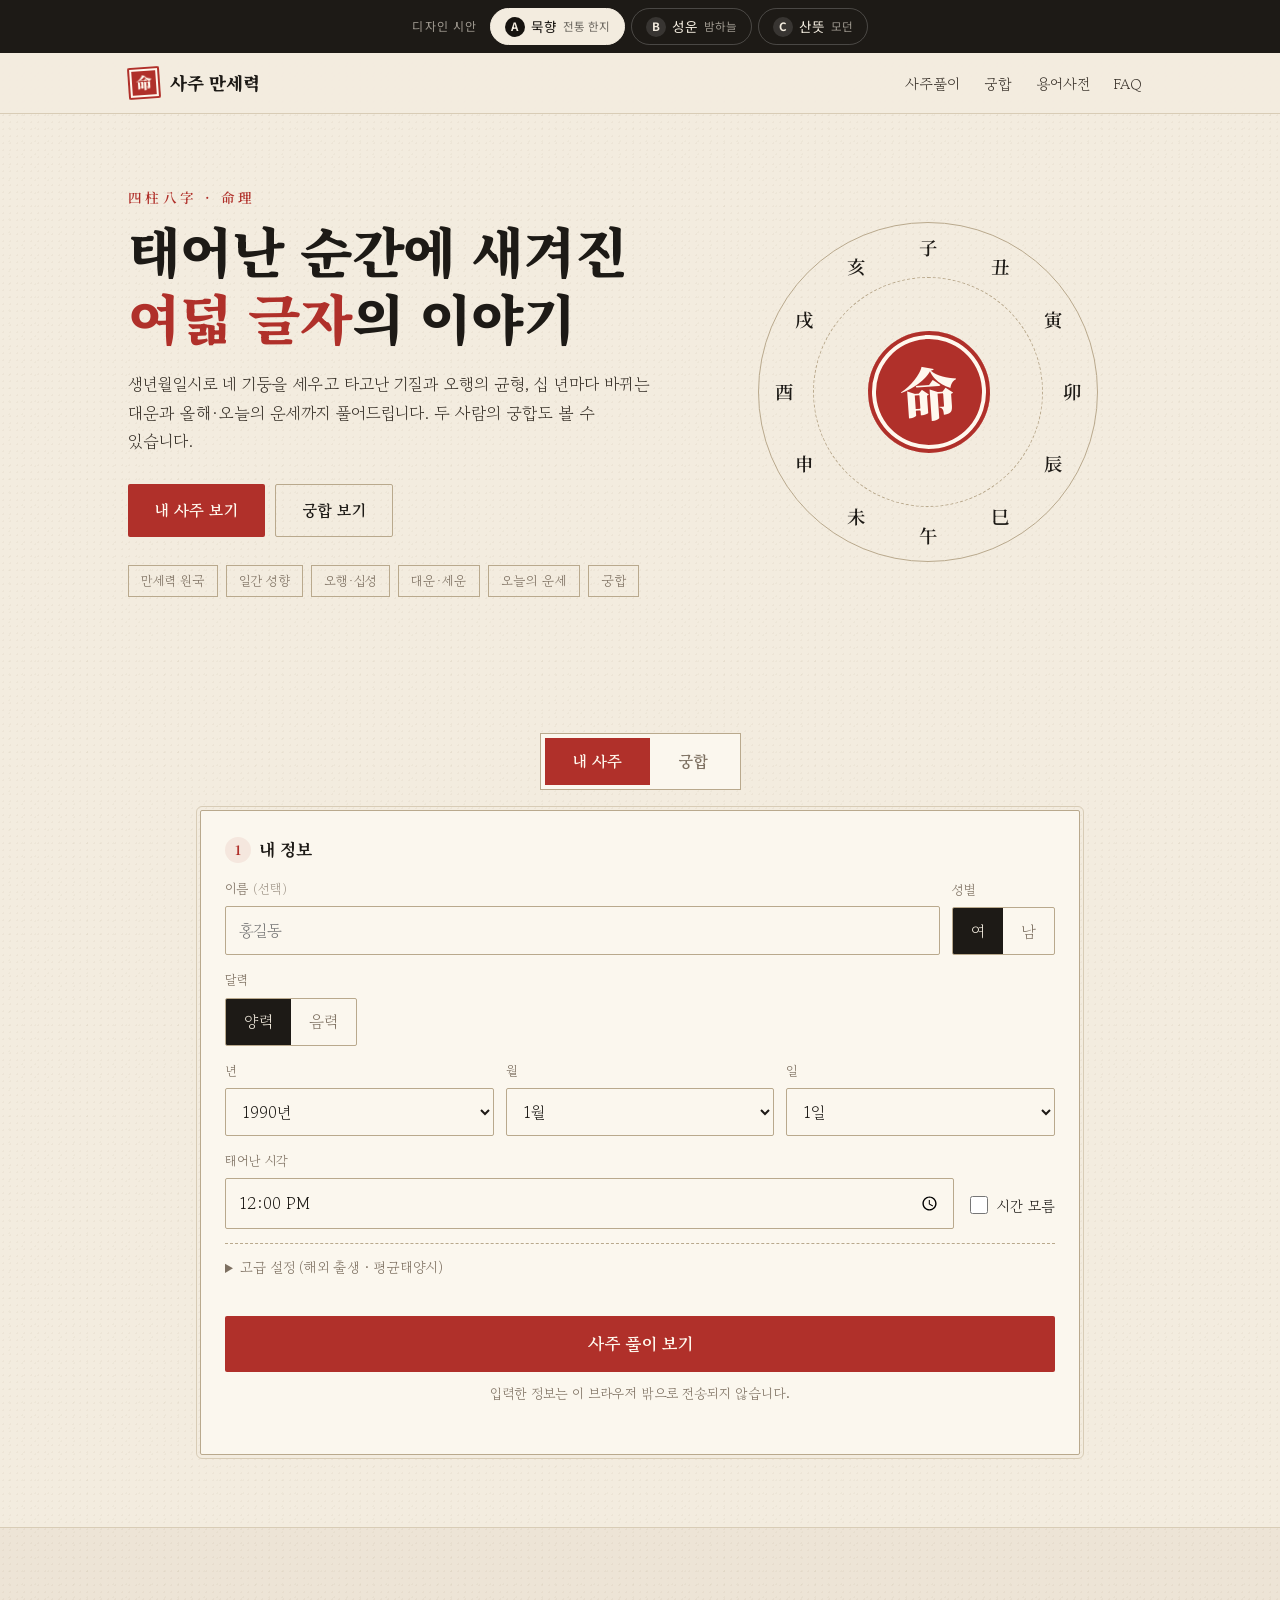
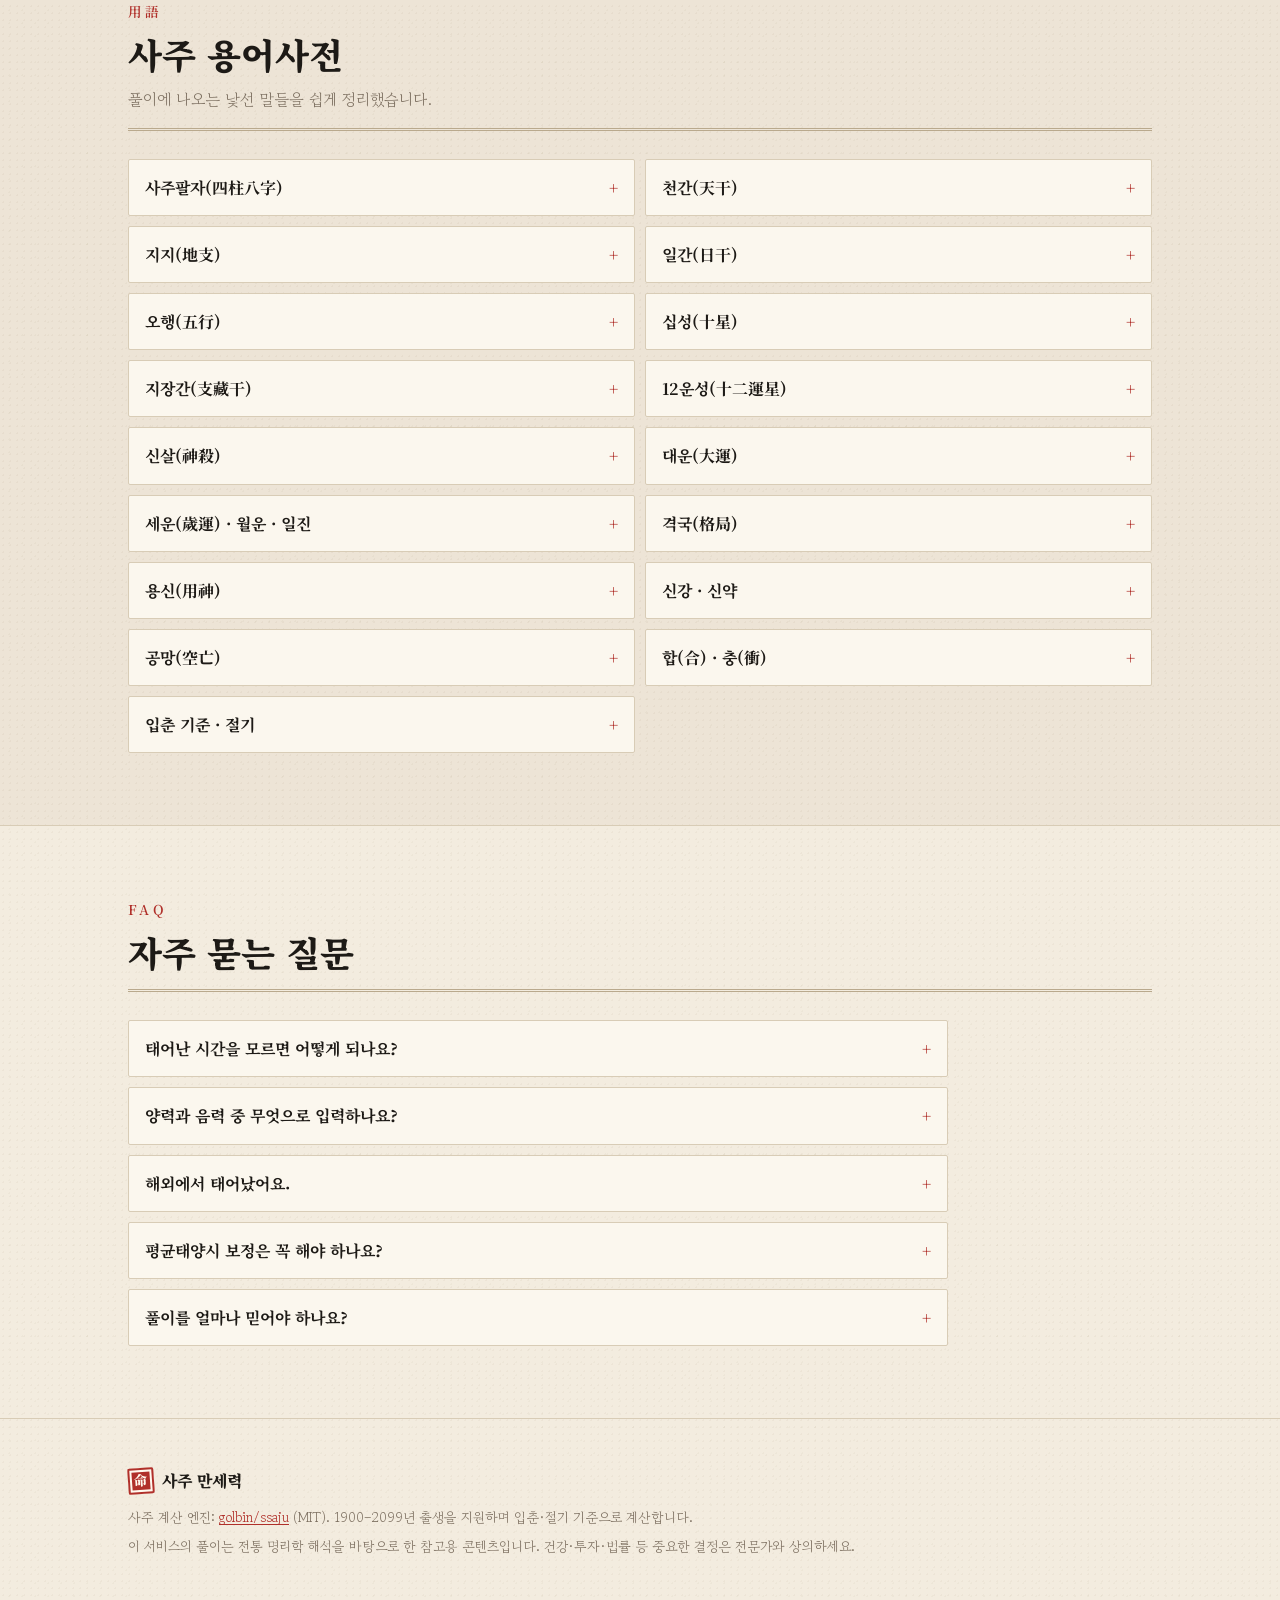
<file: index.html>
<!doctype html>
<html lang="ko" data-theme="ink">
<head>
  <meta charset="utf-8" />
  <meta name="viewport" content="width=device-width, initial-scale=1" />
  <title>사주 만세력</title>
  <meta name="description" content="생년월일시로 사주팔자, 오행, 십성, 일간 성향, 대운·세운·오늘의 운세, 궁합을 풀이합니다." />
  <link rel="preconnect" href="https://fonts.googleapis.com" />
  <link rel="preconnect" href="https://fonts.gstatic.com" crossorigin />
  <link href="https://fonts.googleapis.com/css2?family=Gowun+Batang:wght@400;700&family=Noto+Sans+KR:wght@300;400;500;700;900&family=Noto+Serif+KR:wght@400;600;900&display=swap" rel="stylesheet" />
  <link rel="stylesheet" href="style.css" />
  <script>
    try { var t = localStorage.getItem("ssaju:theme"); if (t) document.documentElement.dataset.theme = t; } catch (e) {}
  </script>
</head>
<body>
  <div class="theme-bar" role="toolbar" aria-label="디자인 시안 선택">
    <span class="theme-bar-label">디자인 시안</span>
    <button type="button" class="theme-btn" data-theme-set="ink"><b>A</b> 묵향 <small>전통 한지</small></button>
    <button type="button" class="theme-btn" data-theme-set="night"><b>B</b> 성운 <small>밤하늘</small></button>
    <button type="button" class="theme-btn" data-theme-set="fresh"><b>C</b> 산뜻 <small>모던</small></button>
  </div>

  <nav class="topnav">
    <div class="wrap nav-inner">
      <a href="#top" class="wordmark"><span class="seal">命</span><span class="wm-text">사주 만세력</span></a>
      <div class="nav-links">
        <a href="#input" data-mode-link="saju">사주풀이</a>
        <a href="#input" data-mode-link="gunghap">궁합</a>
        <a href="#glossary">용어사전</a>
        <a href="#faq">FAQ</a>
      </div>
    </div>
  </nav>

  <header id="top" class="hero">
    <div class="wrap hero-inner">
      <div class="hero-copy">
        <p class="eyebrow">四柱八字 · 命理</p>
        <h1>태어난 순간에 새겨진<br /><em>여덟 글자</em>의 이야기</h1>
        <p class="lede">생년월일시로 네 기둥을 세우고 타고난 기질과 오행의 균형, 십 년마다 바뀌는 대운과 올해·오늘의 운세까지 풀어드립니다. 두 사람의 궁합도 볼 수 있습니다.</p>
        <div class="hero-actions">
          <a href="#input" class="btn btn-primary" data-mode-link="saju">내 사주 보기</a>
          <a href="#input" class="btn btn-ghost" data-mode-link="gunghap">궁합 보기</a>
        </div>
        <ul class="hero-feats">
          <li>만세력 원국</li><li>일간 성향</li><li>오행·십성</li><li>대운·세운</li><li>오늘의 운세</li><li>궁합</li>
        </ul>
      </div>
      <div class="hero-art" aria-hidden="true">
        <div class="wheel">
          <span style="--i:0">子</span><span style="--i:1">丑</span><span style="--i:2">寅</span><span style="--i:3">卯</span>
          <span style="--i:4">辰</span><span style="--i:5">巳</span><span style="--i:6">午</span><span style="--i:7">未</span>
          <span style="--i:8">申</span><span style="--i:9">酉</span><span style="--i:10">戌</span><span style="--i:11">亥</span>
          <div class="wheel-core">命</div>
        </div>
      </div>
    </div>
  </header>

  <section id="input" class="section">
    <div class="wrap">
      <div class="mode-tabs" role="tablist">
        <button type="button" class="mode-tab active" data-mode="saju" role="tab">내 사주</button>
        <button type="button" class="mode-tab" data-mode="gunghap" role="tab">궁합</button>
      </div>
      <form id="form" class="panel form" autocomplete="off" novalidate>
        <div class="persons">
          <div class="person" data-person="a"></div>
          <div class="person person-b" data-person="b" hidden></div>
        </div>
        <button type="submit" class="btn btn-primary btn-block" id="submit-btn">사주 풀이 보기</button>
        <p class="hint center">입력한 정보는 이 브라우저 밖으로 전송되지 않습니다.</p>
        <p id="error" class="error" role="alert"></p>
      </form>
    </div>
  </section>

  <!-- 사주 풀이 결과 -->
  <div id="result" hidden>
    <div class="subnav-wrap">
      <nav class="wrap subnav" aria-label="풀이 목차">
        <a href="#s-pillars">원국</a><a href="#s-elements">오행</a><a href="#s-daymaster">성향</a><a href="#s-tengods">십성</a>
        <a href="#s-sals">신살</a><a href="#s-luck">개운</a><a href="#s-daeun">대운</a><a href="#s-year">올해</a><a href="#s-today">오늘</a><a href="#s-text">원문</a>
      </nav>
    </div>

    <section class="section" id="s-pillars">
      <div class="wrap">
        <div id="profile" class="panel profile"></div>
        <div class="sec-head"><p class="eyebrow">四柱原局</p><h2>사주 원국</h2><p class="sec-desc">네 기둥의 윗줄은 하늘의 기운(천간), 아랫줄은 땅의 기운(지지)입니다. 가운데 일간이 바로 '나'입니다.</p></div>
        <div id="pillars" class="pillars"></div>
        <p id="unknown-note" class="hint" hidden>태어난 시간을 몰라 시주(時柱)는 비워두었습니다. 오행과 십성 분포도 여섯 글자를 기준으로 계산했습니다.</p>
        <div id="relations" class="panel relations"></div>
      </div>
    </section>

    <section class="section alt" id="s-elements">
      <div class="wrap">
        <div class="sec-head"><p class="eyebrow">五行</p><h2>오행의 균형</h2><p class="sec-desc">여덟 글자에 담긴 나무·불·흙·쇠·물의 비율입니다. 넘치는 기운은 덜어내고 부족한 기운은 채우는 것이 개운의 기본입니다.</p></div>
        <div class="grid2">
          <div class="panel"><div id="elements" class="elements"></div><div id="yinyang" class="yinyang"></div></div>
          <div id="element-read" class="element-read"></div>
        </div>
      </div>
    </section>

    <section class="section" id="s-daymaster">
      <div class="wrap">
        <div class="sec-head"><p class="eyebrow">日干</p><h2>타고난 성향</h2></div>
        <div id="daymaster" class="daymaster"></div>
      </div>
    </section>

    <section class="section alt" id="s-tengods">
      <div class="wrap">
        <div class="sec-head"><p class="eyebrow">十星</p><h2>십성으로 본 나의 에너지</h2><p class="sec-desc">일간을 기준으로 다른 일곱 글자가 어떤 관계인지 나타냅니다. 많은 십성은 내가 잘 쓰는 힘, 없는 십성은 채워야 할 힘입니다.</p></div>
        <div class="grid2">
          <div class="panel"><div id="tengod-groups" class="tg-groups"></div></div>
          <div id="tengod-read" class="tg-read"></div>
        </div>
      </div>
    </section>

    <section class="section" id="s-sals">
      <div class="wrap">
        <div class="sec-head"><p class="eyebrow">神殺 · 十二運星</p><h2>신살과 12운성</h2><p class="sec-desc">신살은 특별한 별자리처럼 붙는 보조 해석입니다. 흉살도 잘 쓰면 재능이 됩니다.</p></div>
        <div class="grid2">
          <div id="sals" class="sal-list"></div>
          <div id="stages" class="panel stage-list"></div>
        </div>
      </div>
    </section>

    <section class="section alt" id="s-luck">
      <div class="wrap">
        <div class="sec-head"><p class="eyebrow">格局 · 用神</p><h2>격국 · 용신과 개운법</h2></div>
        <div id="yongsin" class="yongsin"></div>
      </div>
    </section>

    <section class="section" id="s-daeun">
      <div class="wrap">
        <div class="sec-head"><p class="eyebrow">大運</p><h2>10년마다 바뀌는 대운</h2><p id="daeun-note" class="sec-desc"></p></div>
        <div id="daeun-now" class="panel callout"></div>
        <div id="daeun" class="flow"></div>
      </div>
    </section>

    <section class="section alt" id="s-year">
      <div class="wrap">
        <div class="sec-head"><p class="eyebrow">歲運 · 月運</p><h2>올해와 내년의 운세</h2></div>
        <div id="year-cards" class="grid2"></div>
        <h3 class="sub-title">연도별 흐름</h3>
        <div id="seyun" class="flow small"></div>
        <h3 class="sub-title">월별 흐름</h3>
        <div id="wolun" class="flow small"></div>
      </div>
    </section>

    <section class="section" id="s-today">
      <div class="wrap">
        <div class="sec-head"><p class="eyebrow">日辰</p><h2>오늘과 내일의 운세</h2></div>
        <div id="today-cards" class="grid2"></div>
      </div>
    </section>

    <section class="section alt" id="s-text">
      <div class="wrap">
        <div class="sec-head"><p class="eyebrow">原文</p><h2>만세력 원문</h2><p class="sec-desc">이 텍스트를 복사해 AI 상담에 붙여 넣으면 더 깊은 풀이를 받아볼 수 있습니다.</p></div>
        <div class="tabs">
          <button type="button" class="tab active" data-fmt="compact">간단 (AI용)</button>
          <button type="button" class="tab" data-fmt="markdown">마크다운</button>
          <span class="tabs-spacer"></span>
          <button type="button" id="copy" class="btn btn-ghost btn-sm">복사</button>
          <button type="button" id="print" class="btn btn-ghost btn-sm">인쇄 · PDF</button>
        </div>
        <pre id="text"></pre>
      </div>
    </section>
  </div>

  <!-- 궁합 결과 -->
  <div id="gh-result" hidden>
    <section class="section">
      <div class="wrap">
        <div class="sec-head"><p class="eyebrow">宮合</p><h2>두 사람의 궁합</h2></div>
        <div id="gh-body"></div>
      </div>
    </section>
  </div>

  <section id="glossary" class="section alt">
    <div class="wrap">
      <div class="sec-head"><p class="eyebrow">用語</p><h2>사주 용어사전</h2><p class="sec-desc">풀이에 나오는 낯선 말들을 쉽게 정리했습니다.</p></div>
      <div id="glossary-list" class="accordion"></div>
    </div>
  </section>

  <section id="faq" class="section">
    <div class="wrap">
      <div class="sec-head"><p class="eyebrow">FAQ</p><h2>자주 묻는 질문</h2></div>
      <div id="faq-list" class="accordion"></div>
    </div>
  </section>

  <footer class="footer">
    <div class="wrap">
      <p class="foot-mark"><span class="seal">命</span> 사주 만세력</p>
      <p>사주 계산 엔진: <a href="https://github.com/golbin/ssaju" target="_blank" rel="noopener">golbin/ssaju</a> (MIT). 1900–2099년 출생을 지원하며 입춘·절기 기준으로 계산합니다.</p>
      <p>이 서비스의 풀이는 전통 명리학 해석을 바탕으로 한 참고용 콘텐츠입니다. 건강·투자·법률 등 중요한 결정은 전문가와 상의하세요.</p>
    </div>
  </footer>

  <script type="module" src="app.js"></script>
</body>
</html>
</file>
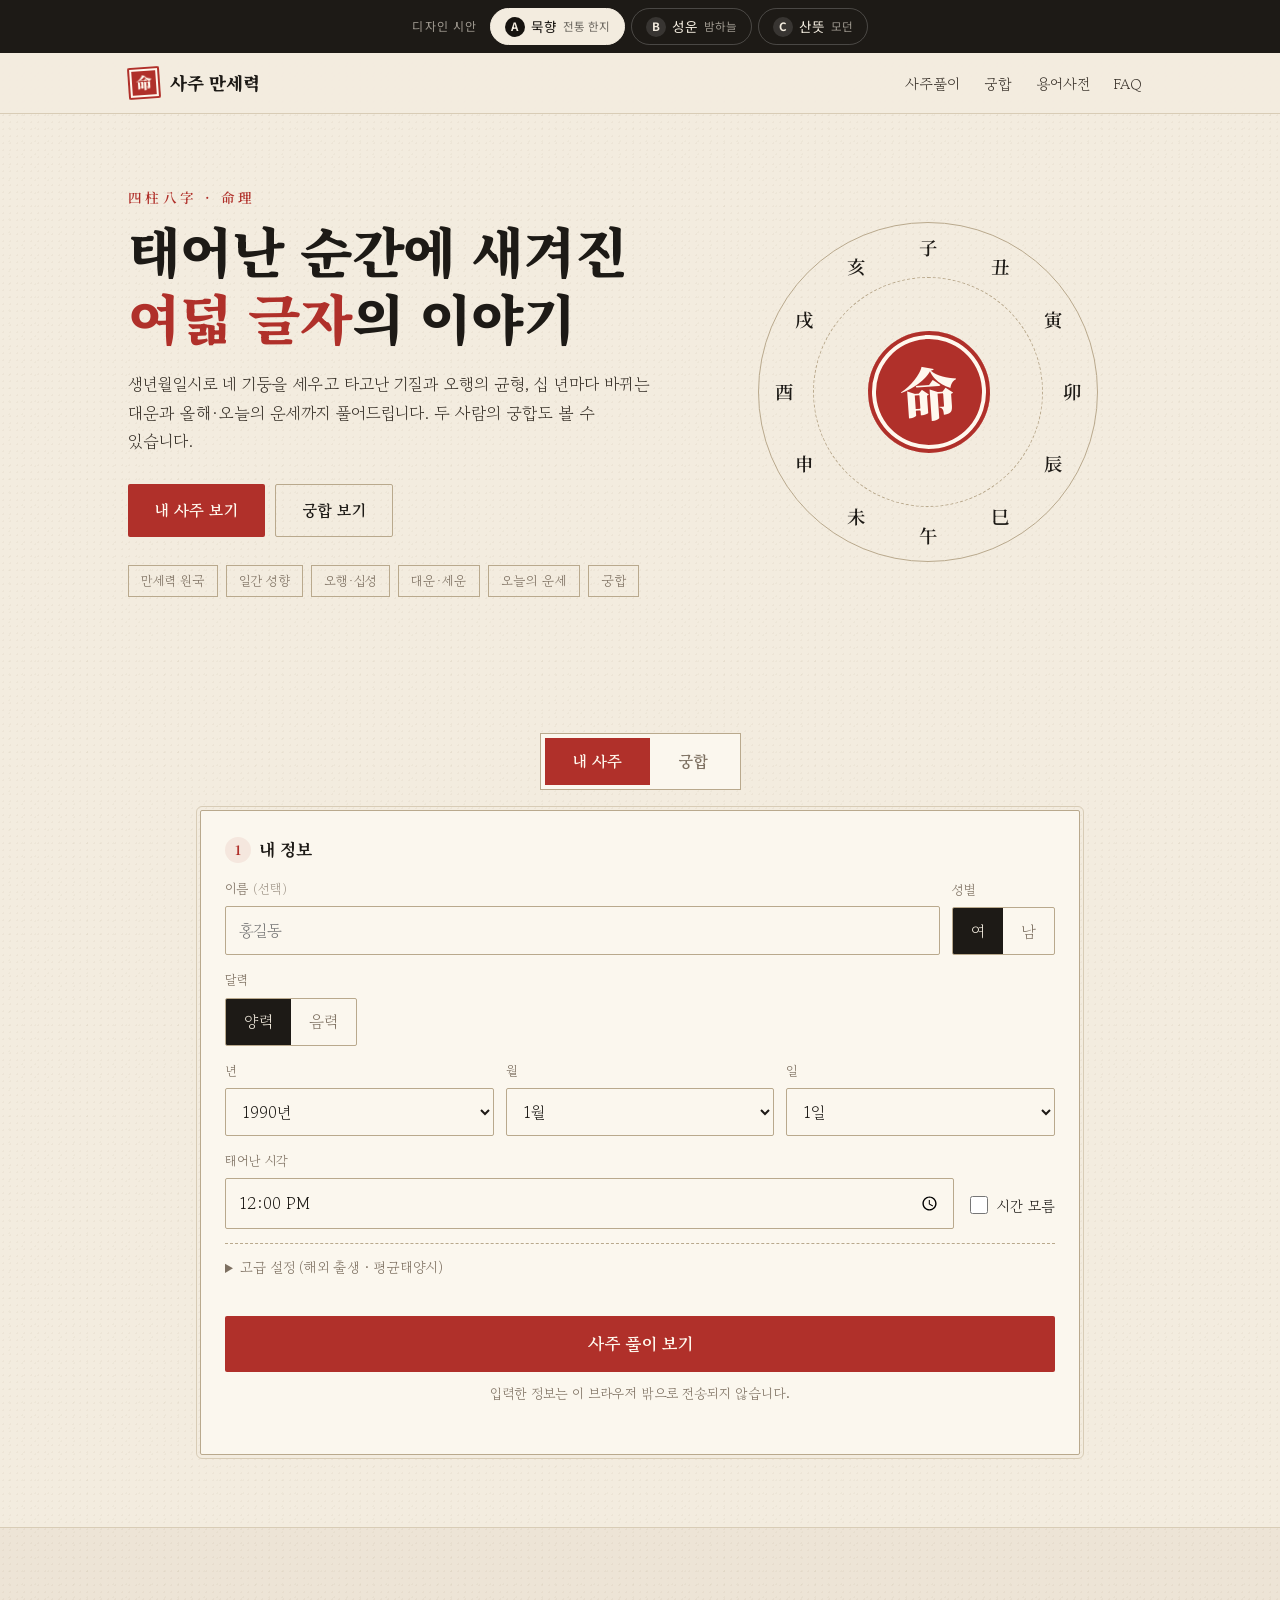
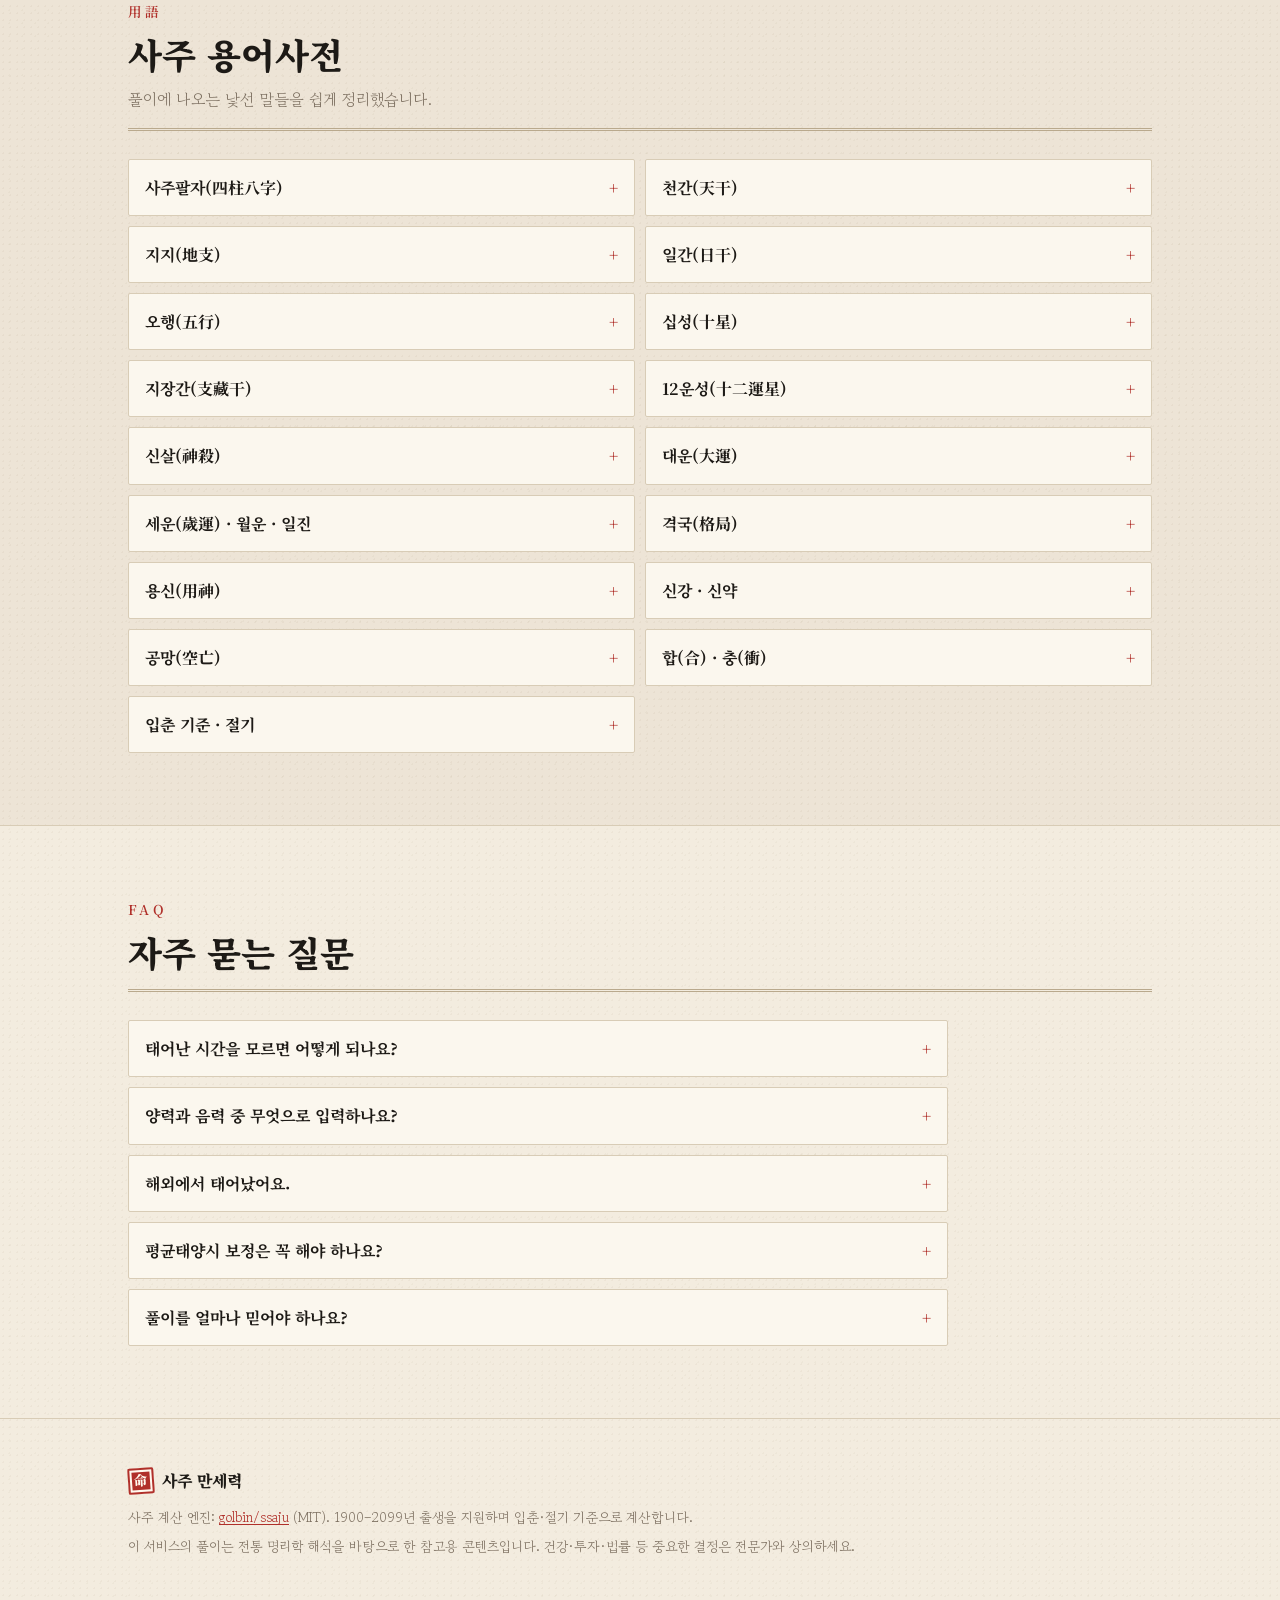
<file: 사주보기.html>
<!doctype html>
<html lang="ko" data-theme="ink">
<head>
  <meta charset="utf-8" />
  <meta name="viewport" content="width=device-width, initial-scale=1" />
  <title>사주 만세력</title>
  <meta name="description" content="생년월일시로 사주팔자, 오행, 십성, 일간 성향, 대운·세운·오늘의 운세, 궁합을 풀이합니다." />
  <link rel="preconnect" href="https://fonts.googleapis.com" />
  <link rel="preconnect" href="https://fonts.gstatic.com" crossorigin />
  <link href="https://fonts.googleapis.com/css2?family=Gowun+Batang:wght@400;700&family=Noto+Sans+KR:wght@300;400;500;700;900&family=Noto+Serif+KR:wght@400;600;900&display=swap" rel="stylesheet" />
  <style>
/* =========================================================
   공통 레이아웃 — 세 시안이 같은 구조를 공유하고 토큰만 바꿉니다.
   A 묵향(ink)  : 한지·먹·인주. 전통 서책의 품격
   B 성운(night): 밤하늘·별자리·금빛. 신비롭고 몰입감 있는 분위기
   C 산뜻(fresh): 밝은 파스텔·둥근 카드. 친근한 모바일 앱 감성
   ========================================================= */

:root, [data-theme="ink"] {
  --bg: #f3ecdf;
  --bg-alt: #ebe2d1;
  --surface: #fbf7ee;
  --surface-2: #f3ebdc;
  --ink: #1d1a16;
  --body: #3a332b;
  --muted: #7d7061;
  --line: #d8ccb6;
  --line-strong: #b9a98d;
  --accent: #b0302a;
  --accent-ink: #fff8ee;
  --accent-soft: rgba(176, 48, 42, .08);
  --gold: #9a7a3c;
  --good: #3b7a4f;
  --bad: #b0302a;
  --radius: 2px;
  --radius-sm: 2px;
  --shadow: none;
  --font-display: "Noto Serif KR", "Gowun Batang", serif;
  --font-body: "Gowun Batang", "Noto Serif KR", serif;
  --font-hanja: "Noto Serif KR", serif;
  --hero-bg: transparent;
  --wood: #3d7a52; --fire: #b8392f; --earth: #a77a2a; --metal: #7d7f86; --water: #24476f;
  --wood-soft: #e3ebdc; --fire-soft: #f2dcd5; --earth-soft: #efe3c8; --metal-soft: #e6e3dc; --water-soft: #dbe1e8;
  color-scheme: light;
}

[data-theme="night"] {
  --bg: #0a0b1d;
  --bg-alt: #0f1029;
  --surface: rgba(255, 255, 255, .045);
  --surface-2: rgba(255, 255, 255, .08);
  --ink: #f4ecd8;
  --body: #d9d3e6;
  --muted: #9b97b8;
  --line: rgba(216, 181, 106, .18);
  --line-strong: rgba(216, 181, 106, .4);
  --accent: #d8b56a;
  --accent-ink: #14112a;
  --accent-soft: rgba(216, 181, 106, .1);
  --gold: #d8b56a;
  --good: #8fd6a8;
  --bad: #f0907f;
  --radius: 18px;
  --radius-sm: 10px;
  --shadow: 0 10px 40px rgba(0, 0, 0, .35);
  --font-display: "Gowun Batang", "Noto Serif KR", serif;
  --font-body: "Noto Sans KR", system-ui, sans-serif;
  --font-hanja: "Noto Serif KR", serif;
  --wood: #5fc489; --fire: #ff7a6b; --earth: #e8b65a; --metal: #c9cbe0; --water: #6ea8ff;
  --wood-soft: rgba(95, 196, 137, .14); --fire-soft: rgba(255, 122, 107, .14); --earth-soft: rgba(232, 182, 90, .14); --metal-soft: rgba(201, 203, 224, .14); --water-soft: rgba(110, 168, 255, .14);
  color-scheme: dark;
}

[data-theme="fresh"] {
  --bg: #fbfaf6;
  --bg-alt: #f3f1ea;
  --surface: #ffffff;
  --surface-2: #f6f4ee;
  --ink: #1e2230;
  --body: #3e4352;
  --muted: #858a99;
  --line: #ebe8df;
  --line-strong: #d9d5c8;
  --accent: #ff6a4d;
  --accent-ink: #ffffff;
  --accent-soft: #fff0eb;
  --gold: #e09a1a;
  --good: #17a673;
  --bad: #ef4a5c;
  --radius: 24px;
  --radius-sm: 14px;
  --shadow: 0 2px 4px rgba(30, 34, 48, .03), 0 12px 32px rgba(30, 34, 48, .07);
  --font-display: "Noto Sans KR", system-ui, sans-serif;
  --font-body: "Noto Sans KR", system-ui, sans-serif;
  --font-hanja: "Noto Serif KR", serif;
  --wood: #20a26a; --fire: #ff5a4f; --earth: #f0a51c; --metal: #8e95a8; --water: #3c7bf0;
  --wood-soft: #e2f6ec; --fire-soft: #ffe8e5; --earth-soft: #fff3db; --metal-soft: #eef0f5; --water-soft: #e5eeff;
  color-scheme: light;
}

/* ---------- base ---------- */
* { box-sizing: border-box; }
html { -webkit-text-size-adjust: 100%; scroll-behavior: smooth; scroll-padding-top: 120px; }
body {
  margin: 0;
  background: var(--bg);
  color: var(--body);
  font-family: var(--font-body);
  font-size: 16px;
  line-height: 1.7;
  word-break: keep-all;
  overflow-wrap: anywhere;
  transition: background-color .3s, color .3s;
}
.wrap { max-width: 1080px; margin: 0 auto; padding: 0 16px; }
@media (min-width: 768px) { .wrap { padding: 0 28px; } }
a { color: var(--accent); }
h1, h2, h3, h4 { font-family: var(--font-display); color: var(--ink); margin: 0; line-height: 1.3; }
h2 { font-size: clamp(1.6rem, 4vw, 2.2rem); font-weight: 900; }
h3 { font-size: 1.2rem; }
p { margin: 0; }
.center { text-align: center; }
.hint { color: var(--muted); font-size: .85rem; margin-top: 10px; }
.error { color: var(--bad); margin-top: 10px; min-height: 1em; font-size: .92rem; text-align: center; }
.eyebrow { font-family: var(--font-hanja); color: var(--accent); letter-spacing: .25em; font-size: .85rem; font-weight: 600; margin-bottom: 8px; }
[hidden] { display: none !important; }

/* ---------- theme bar ---------- */
.theme-bar {
  position: sticky; top: 0; z-index: 30;
  display: flex; gap: 6px; align-items: center; justify-content: center; flex-wrap: wrap;
  padding: 8px 12px;
  background: #16130f; color: #f3ecdf;
  font-family: "Noto Sans KR", system-ui, sans-serif;
}
.theme-bar-label { font-size: .75rem; letter-spacing: .1em; opacity: .6; margin-right: 6px; }
.theme-btn {
  font: inherit; font-size: .85rem; cursor: pointer;
  background: transparent; color: #f3ecdf;
  border: 1px solid rgba(255,255,255,.2); border-radius: 999px;
  padding: 6px 14px; min-height: 36px;
  display: inline-flex; align-items: center; gap: 6px;
}
.theme-btn b { display: inline-grid; place-items: center; width: 20px; height: 20px; border-radius: 50%; background: rgba(255,255,255,.12); font-size: .72rem; }
.theme-btn small { opacity: .6; font-size: .72rem; }
.theme-btn[aria-pressed="true"] { background: #f3ecdf; color: #16130f; border-color: #f3ecdf; }
.theme-btn[aria-pressed="true"] b { background: #16130f; color: #f3ecdf; }
@media (max-width: 520px) { .theme-btn small, .theme-bar-label { display: none; } }

/* ---------- top nav ---------- */
.topnav { position: sticky; top: 52px; z-index: 20; background: var(--bg); border-bottom: 1px solid var(--line); }
@media (max-width: 520px) { .topnav { top: 52px; } }
.nav-inner { display: flex; align-items: center; justify-content: space-between; height: 60px; gap: 12px; }
.wordmark { display: flex; align-items: center; gap: 10px; text-decoration: none; color: var(--ink); font-family: var(--font-display); font-weight: 900; font-size: 1.1rem; }
.seal {
  display: inline-grid; place-items: center; width: 32px; height: 32px;
  background: var(--accent); color: var(--accent-ink);
  font-family: var(--font-hanja); font-weight: 900; font-size: 1rem; border-radius: var(--radius-sm);
}
.nav-links { display: flex; gap: 4px; }
.nav-links a { color: var(--body); text-decoration: none; font-size: .92rem; padding: 8px 10px; border-radius: var(--radius-sm); }
.nav-links a:hover { color: var(--accent); }
@media (max-width: 600px) { .wm-text { display: none; } .nav-links a { padding: 8px 7px; font-size: .85rem; } }

/* ---------- hero ---------- */
.hero { padding: 72px 0 64px; background: var(--hero-bg); position: relative; overflow: hidden; }
.hero-inner { display: grid; grid-template-columns: 1.2fr 1fr; gap: 40px; align-items: center; }
@media (max-width: 820px) { .hero-inner { grid-template-columns: 1fr; } .wheel { --w: min(240px, 64vw); } .hero { padding-top: 48px; } }
.hero h1 { font-size: clamp(2rem, 5.4vw, 3.4rem); font-weight: 900; line-height: 1.22; }
.hero h1 em { font-style: normal; color: var(--accent); }
.lede { margin: 20px 0 28px; font-size: 1.05rem; color: var(--body); max-width: 34em; }
.hero-actions { display: flex; gap: 10px; flex-wrap: wrap; }
.hero-feats { list-style: none; padding: 0; margin: 28px 0 0; display: flex; flex-wrap: wrap; gap: 8px; }
.hero-feats li { font-size: .82rem; color: var(--muted); border: 1px solid var(--line); padding: 4px 12px; border-radius: 999px; }

.hero-art { display: grid; place-items: center; }
.wheel { --w: min(340px, 72vw); position: relative; width: var(--w); aspect-ratio: 1; border-radius: 50%; border: 1px solid var(--line-strong); }
.wheel::before { content: ""; position: absolute; inset: 16%; border-radius: 50%; border: 1px dashed var(--line-strong); }
.wheel span {
  position: absolute; left: 50%; top: 50%; width: 40px; height: 40px; margin: -20px;
  display: grid; place-items: center;
  font-family: var(--font-hanja); font-weight: 600; font-size: 1.15rem; color: var(--ink);
  transform: rotate(calc(var(--i) * 30deg)) translateY(calc(var(--w) / -2 + 26px)) rotate(calc(var(--i) * -30deg));
}
.wheel-core {
  position: absolute; inset: 32%; border-radius: 50%; display: grid; place-items: center;
  background: var(--accent); color: var(--accent-ink);
  font-family: var(--font-hanja); font-weight: 900; font-size: clamp(2.4rem, 8vw, 3.6rem);
}

/* ---------- buttons ---------- */
.btn {
  display: inline-flex; align-items: center; justify-content: center; gap: 6px;
  font: inherit; font-weight: 700; font-size: 1rem; cursor: pointer; text-decoration: none;
  min-height: 48px; padding: 12px 26px; border-radius: var(--radius-sm); border: 1px solid transparent;
  transition: transform .15s, background-color .2s, color .2s;
}
.btn:active { transform: translateY(1px); }
.btn-primary { background: var(--accent); color: var(--accent-ink); }
.btn-primary:hover { filter: brightness(1.06); }
.btn-ghost { background: transparent; color: var(--ink); border-color: var(--line-strong); }
.btn-ghost:hover { border-color: var(--accent); color: var(--accent); }
.btn-block { width: 100%; font-size: 1.08rem; }
.btn-sm { min-height: 38px; padding: 6px 14px; font-size: .88rem; }
.btn:focus-visible, .mode-tab:focus-visible, .tab:focus-visible, .theme-btn:focus-visible { outline: 2px solid var(--accent); outline-offset: 2px; }

/* ---------- sections ---------- */
.section { padding: 72px 0; }
.section.alt { background: var(--bg-alt); }
@media (max-width: 600px) { .section { padding: 52px 0; } }
.sec-head { margin-bottom: 28px; }
.sec-desc { color: var(--muted); margin-top: 10px; max-width: 46em; }
.sub-title { margin: 36px 0 14px; font-size: 1.05rem; }
.panel { background: var(--surface); border: 1px solid var(--line); border-radius: var(--radius); padding: 24px; box-shadow: var(--shadow); }
.grid2 { display: grid; grid-template-columns: 1fr 1fr; gap: 20px; }
.grid2 > * { min-width: 0; }
@media (max-width: 800px) { .grid2 { grid-template-columns: 1fr; } }

/* ---------- form ---------- */
.mode-tabs { display: flex; justify-content: center; gap: 0; margin: 0 auto 20px; width: fit-content; border: 1px solid var(--line-strong); border-radius: 999px; padding: 4px; background: var(--surface); }
.mode-tab { font: inherit; font-weight: 700; cursor: pointer; border: 0; background: transparent; color: var(--muted); padding: 10px 28px; border-radius: 999px; min-height: 44px; }
.mode-tab.active { background: var(--accent); color: var(--accent-ink); }
.form { max-width: 880px; margin: 0 auto; }
.persons { display: grid; grid-template-columns: 1fr; gap: 24px; margin-bottom: 24px; }
.persons.two { grid-template-columns: 1fr 1fr; }
@media (max-width: 760px) { .persons.two { grid-template-columns: 1fr; } }
.person-title { font-family: var(--font-display); font-weight: 700; color: var(--ink); font-size: 1.05rem; margin-bottom: 14px; display: flex; align-items: center; gap: 8px; }
.person-title i { font-style: normal; display: inline-grid; place-items: center; width: 26px; height: 26px; border-radius: 50%; background: var(--accent-soft); color: var(--accent); font-size: .8rem; }
.persons.two .person { border: 1px solid var(--line); border-radius: var(--radius); padding: 18px; background: var(--surface-2); }
.row { display: flex; gap: 12px; align-items: flex-end; flex-wrap: wrap; margin-bottom: 14px; }
.field { display: flex; flex-direction: column; gap: 6px; border: 0; padding: 0; margin: 0; min-width: 0; }
.field.grow { flex: 1 1 110px; }
.field > span { font-size: .82rem; color: var(--muted); font-weight: 500; }
.field em { font-style: normal; opacity: .7; }
input[type=text], input[type=time], select {
  font: inherit; font-size: 1rem; color: var(--ink);
  background: var(--surface); border: 1px solid var(--line-strong); border-radius: var(--radius-sm);
  padding: 10px 12px; min-height: 48px; width: 100%;
}
[data-theme="night"] input, [data-theme="night"] select { background: rgba(0,0,0,.25); }
[data-theme="night"] select option { background: #15162e; color: var(--ink); }
input:focus, select:focus { outline: 2px solid var(--accent); outline-offset: 0; border-color: transparent; }
input:disabled { opacity: .5; }
.seg { display: inline-flex; border: 1px solid var(--line-strong); border-radius: var(--radius-sm); overflow: hidden; background: var(--surface); }
.seg label { cursor: pointer; }
.seg input { position: absolute; opacity: 0; pointer-events: none; }
.seg span { display: flex; align-items: center; min-height: 46px; padding: 0 18px; font-weight: 500; color: var(--muted); }
.seg input:checked + span { background: var(--ink); color: var(--bg); }
[data-theme="night"] .seg input:checked + span { background: var(--accent); color: var(--accent-ink); }
.seg input:focus-visible + span { outline: 2px solid var(--accent); outline-offset: -2px; }
.check { display: inline-flex; gap: 6px; align-items: center; min-height: 48px; cursor: pointer; font-size: .92rem; color: var(--ink); }
.check input { width: 18px; height: 18px; accent-color: var(--accent); }
.more { border-top: 1px dashed var(--line-strong); padding-top: 12px; margin-top: 4px; }
.more summary { cursor: pointer; color: var(--muted); font-size: .88rem; margin-bottom: 12px; }

/* ---------- result subnav ---------- */
.subnav-wrap { position: sticky; top: 112px; z-index: 15; background: var(--bg); border-bottom: 1px solid var(--line); }
.subnav { display: flex; gap: 4px; overflow-x: auto; padding-top: 8px; padding-bottom: 8px; scrollbar-width: none; }
.subnav::-webkit-scrollbar { display: none; }
.subnav a { flex: 0 0 auto; text-decoration: none; color: var(--body); font-size: .88rem; padding: 6px 12px; border-radius: 999px; border: 1px solid var(--line); background: var(--surface); }
.subnav a:hover { color: var(--accent); border-color: var(--accent); }

/* ---------- profile ---------- */
.profile { display: grid; grid-template-columns: auto 1fr auto; gap: 20px; align-items: center; margin-bottom: 48px; }
@media (max-width: 700px) { .profile { grid-template-columns: auto 1fr; } .profile .badges { grid-column: 1 / -1; } }
.zodiac { width: 84px; height: 84px; display: grid; place-items: center; font-size: 2.6rem; border-radius: 50%; background: var(--accent-soft); border: 1px solid var(--line); }
.profile h2 { font-size: clamp(1.4rem, 3.5vw, 1.9rem); }
.profile .meta { color: var(--muted); font-size: .9rem; margin-top: 4px; }
.profile .meta b { color: var(--ink); font-weight: 600; }
.badges { display: flex; gap: 8px; flex-wrap: wrap; }
.badge { border: 1px solid var(--line); background: var(--surface-2); border-radius: var(--radius-sm); padding: 6px 12px; font-size: .78rem; color: var(--muted); line-height: 1.4; }
.badge b { display: block; color: var(--ink); font-size: 1rem; font-family: var(--font-display); }

/* ---------- pillars ---------- */
.pillars { display: grid; grid-template-columns: repeat(4, 1fr); gap: 12px; }
.pillar { background: var(--surface); border: 1px solid var(--line); border-radius: var(--radius); padding: 18px 8px 16px; text-align: center; min-width: 0; box-shadow: var(--shadow); }
.pillar.is-day { border-color: var(--accent); box-shadow: 0 0 0 1px var(--accent), var(--shadow); }
.p-title { font-family: var(--font-display); font-weight: 700; color: var(--ink); font-size: 1rem; }
.p-sub { font-size: .7rem; color: var(--muted); margin-bottom: 10px; letter-spacing: -.01em; }
.p-god { font-size: .82rem; font-weight: 600; color: var(--body); min-height: 1.5em; }
.glyph {
  --el: var(--metal); --el-soft: var(--metal-soft);
  width: 76px; height: 76px; margin: 8px auto;
  display: grid; place-items: center; position: relative;
  font-family: var(--font-hanja); font-weight: 900; font-size: 2.4rem; line-height: 1;
  background: var(--el); color: #fff; border-radius: var(--radius-sm);
}
.glyph small { position: absolute; bottom: 4px; right: 6px; font-family: var(--font-body); font-size: .62rem; font-weight: 600; opacity: .9; }
.glyph.empty { background: var(--surface-2); color: var(--muted); border: 1px dashed var(--line-strong); }
.el-목 { --el: var(--wood); --el-soft: var(--wood-soft); }
.el-화 { --el: var(--fire); --el-soft: var(--fire-soft); }
.el-토 { --el: var(--earth); --el-soft: var(--earth-soft); }
.el-금 { --el: var(--metal); --el-soft: var(--metal-soft); }
.el-수 { --el: var(--water); --el-soft: var(--water-soft); }
.p-meta { font-size: .74rem; color: var(--muted); margin-top: 12px; padding-top: 10px; border-top: 1px dashed var(--line); line-height: 1.6; }
.p-meta b { color: var(--ink); font-weight: 600; }
.p-meta .sal { display: inline-block; margin: 2px 1px 0; padding: 0 6px; border-radius: 999px; background: var(--accent-soft); color: var(--accent); font-size: .7rem; }
@media (max-width: 560px) {
  .pillars { gap: 6px; }
  .pillar { padding: 12px 2px; }
  .glyph { width: 54px; height: 54px; font-size: 1.75rem; }
  .p-sub { display: none; }
  .p-god { font-size: .74rem; }
}

.relations { margin-top: 20px; }
.relations h3 { font-size: 1rem; margin-bottom: 10px; }
.rel { display: grid; grid-template-columns: 70px 1fr; gap: 12px; padding: 8px 0; border-top: 1px dashed var(--line); font-size: .92rem; }
.rel b { color: var(--accent); font-family: var(--font-display); }

/* ---------- elements ---------- */
.elements { display: flex; flex-direction: column; gap: 14px; }
.el-row { display: grid; grid-template-columns: 64px 1fr 72px; align-items: center; gap: 12px; }
.el-name { font-weight: 700; color: var(--ink); font-family: var(--font-display); }
.el-name span { color: var(--muted); font-size: .8rem; margin-left: 3px; font-weight: 400; }
.bar { height: 12px; background: var(--surface-2); border-radius: 999px; overflow: hidden; }
.bar i { display: block; height: 100%; background: var(--el); border-radius: 999px; transition: width .6s ease; }
.el-count { text-align: right; font-size: .85rem; color: var(--muted); font-variant-numeric: tabular-nums; }
.el-count b { color: var(--ink); font-size: 1rem; }
.yinyang { margin-top: 22px; padding-top: 18px; border-top: 1px dashed var(--line); }
.yy-bar { display: flex; height: 28px; border-radius: var(--radius-sm); overflow: hidden; font-size: .8rem; font-weight: 700; }
.yy-bar span { display: grid; place-items: center; min-width: 0; }
.yy-yang { background: var(--ink); color: var(--bg); }
.yy-yin { background: var(--surface-2); color: var(--ink); }
.element-read { display: flex; flex-direction: column; gap: 12px; }
.el-card { border-left: 4px solid var(--el); background: var(--surface); border-radius: var(--radius-sm); padding: 14px 16px; box-shadow: var(--shadow); border-top: 1px solid var(--line); border-right: 1px solid var(--line); border-bottom: 1px solid var(--line); }
.el-card h4 { font-size: 1rem; margin-bottom: 4px; }
.el-card h4 span { font-size: .75rem; color: var(--el); margin-left: 6px; font-family: var(--font-body); }
.el-card p { font-size: .92rem; }

/* ---------- day master ---------- */
.daymaster { display: grid; grid-template-columns: 240px 1fr; gap: 24px; }
@media (max-width: 760px) { .daymaster { grid-template-columns: 1fr; } }
.dm-hero { text-align: center; background: var(--el-soft); border: 1px solid var(--line); border-radius: var(--radius); padding: 28px 16px; }
.dm-hero .glyph { width: 112px; height: 112px; font-size: 3.6rem; }
.dm-hero h3 { margin-top: 12px; font-size: 1.4rem; }
.dm-hero .kw { color: var(--muted); font-size: .88rem; margin-top: 4px; }
.dm-body .lead { font-size: 1.12rem; color: var(--ink); font-family: var(--font-display); line-height: 1.7; margin-bottom: 18px; }
.dm-grid { display: grid; grid-template-columns: 1fr 1fr; gap: 12px; }
@media (max-width: 560px) { .dm-grid { grid-template-columns: 1fr; } }
.dm-item { background: var(--surface); border: 1px solid var(--line); border-radius: var(--radius-sm); padding: 14px 16px; }
.dm-item h4 { font-size: .9rem; color: var(--accent); margin-bottom: 4px; }
.dm-item p { font-size: .93rem; }
.dm-advice { margin-top: 12px; padding: 16px 18px; border-radius: var(--radius-sm); background: var(--accent-soft); color: var(--ink); font-family: var(--font-display); }
.dm-advice::before { content: "“ "; color: var(--accent); font-weight: 900; }

/* ---------- ten gods ---------- */
.tg-groups { display: flex; flex-direction: column; gap: 14px; }
.tg-row { display: grid; grid-template-columns: 96px 1fr 32px; gap: 12px; align-items: center; }
.tg-row .nm { font-weight: 700; color: var(--ink); font-family: var(--font-display); font-size: .95rem; }
.tg-row .nm small { display: block; font-size: .7rem; color: var(--muted); font-weight: 400; font-family: var(--font-body); }
.tg-row .ct { text-align: right; font-weight: 700; color: var(--ink); }
.tg-chips { display: flex; flex-wrap: wrap; gap: 4px; }
.tg-chip { font-size: .75rem; padding: 2px 8px; border-radius: 999px; background: var(--el-soft); color: var(--el); font-weight: 600; border: 1px solid transparent; }
.tg-chip.zero { background: transparent; border-color: var(--line); color: var(--muted); font-weight: 400; }
.tg-read { display: flex; flex-direction: column; gap: 12px; }
.tg-card { background: var(--surface); border: 1px solid var(--line); border-radius: var(--radius-sm); padding: 14px 16px; box-shadow: var(--shadow); }
.tg-card h4 { font-size: 1rem; }
.tg-card h4 small { color: var(--accent); font-family: var(--font-body); font-size: .78rem; margin-left: 6px; font-weight: 500; }
.tg-card p { font-size: .92rem; margin-top: 4px; }
.tg-card.lack { border-style: dashed; background: transparent; }

/* ---------- sals & stages ---------- */
.sal-list { display: flex; flex-direction: column; gap: 10px; }
.sal { display: grid; grid-template-columns: auto 1fr; gap: 12px; align-items: start; background: var(--surface); border: 1px solid var(--line); border-radius: var(--radius-sm); padding: 14px 16px; box-shadow: var(--shadow); }
.sal-dot { width: 36px; height: 36px; border-radius: 50%; display: grid; place-items: center; font-size: .9rem; font-weight: 900; font-family: var(--font-hanja); }
.sal.good .sal-dot { background: color-mix(in srgb, var(--good) 15%, transparent); color: var(--good); }
.sal.bad .sal-dot { background: color-mix(in srgb, var(--bad) 15%, transparent); color: var(--bad); }
.sal.neutral .sal-dot { background: var(--accent-soft); color: var(--accent); }
.sal h4 { font-size: .98rem; }
.sal h4 small { color: var(--muted); font-weight: 400; font-size: .75rem; margin-left: 6px; font-family: var(--font-body); }
.sal p { font-size: .9rem; }
.stage-list h3 { font-size: 1rem; margin-bottom: 12px; }
.stage { display: grid; grid-template-columns: 64px 64px 1fr; gap: 10px; padding: 10px 0; border-top: 1px dashed var(--line); font-size: .9rem; align-items: baseline; }
.stage .pos { color: var(--muted); font-size: .82rem; }
.stage b { color: var(--ink); font-family: var(--font-display); }

/* ---------- yongsin ---------- */
.yongsin { display: grid; grid-template-columns: 1fr 1.3fr; gap: 20px; }
@media (max-width: 800px) { .yongsin { grid-template-columns: 1fr; } }
.ys-summary h3 { font-size: 1.15rem; margin-bottom: 8px; }
.ys-summary p { font-size: .95rem; }
.strength-meter { margin: 18px 0 6px; height: 10px; border-radius: 999px; background: linear-gradient(90deg, var(--water), var(--wood) 50%, var(--fire)); position: relative; opacity: .9; }
.strength-meter i { position: absolute; top: -5px; width: 20px; height: 20px; margin-left: -10px; border-radius: 50%; background: var(--surface); border: 3px solid var(--ink); }
.meter-labels { display: flex; justify-content: space-between; font-size: .75rem; color: var(--muted); }
.lucky-grid { display: grid; grid-template-columns: repeat(auto-fill, minmax(150px, 1fr)); gap: 10px; }
.lucky { background: var(--el-soft); border-radius: var(--radius-sm); padding: 14px; border: 1px solid var(--line); }
.lucky .k { font-size: .75rem; color: var(--muted); }
.lucky .v { font-family: var(--font-display); color: var(--ink); font-weight: 700; font-size: 1rem; }
.lucky-head { display: flex; align-items: center; gap: 10px; margin-bottom: 12px; }
.lucky-head .glyph { width: 44px; height: 44px; font-size: 1.4rem; margin: 0; }

/* ---------- flows ---------- */
.callout { margin-bottom: 18px; display: grid; grid-template-columns: auto 1fr; gap: 18px; align-items: center; }
.callout .gz-big { display: flex; gap: 4px; }
.callout .gz-big .glyph { width: 56px; height: 56px; font-size: 1.8rem; margin: 0; }
.callout h3 { font-size: 1.1rem; }
.callout h3 small { color: var(--accent); font-size: .8rem; margin-left: 6px; font-family: var(--font-body); }
.callout p { font-size: .94rem; margin-top: 4px; }
@media (max-width: 520px) { .callout { grid-template-columns: 1fr; } }
.flow { display: flex; gap: 8px; overflow-x: auto; padding: 4px 2px 10px; scroll-snap-type: x proximity; }
.flow .cell { flex: 0 0 auto; width: 84px; text-align: center; border: 1px solid var(--line); border-radius: var(--radius-sm); padding: 10px 4px; background: var(--surface); scroll-snap-align: start; }
.flow .cell.now { border-color: var(--accent); box-shadow: 0 0 0 1px var(--accent); }
.flow .cell.now .top:first-child { color: var(--accent); font-weight: 700; }
.flow .top { font-size: .74rem; color: var(--muted); }
.flow .gz { display: flex; flex-direction: column; align-items: center; gap: 3px; margin: 6px 0; }
.flow .gz .glyph { width: 36px; height: 36px; font-size: 1.15rem; margin: 0; }
.flow .god { font-size: .72rem; line-height: 1.4; color: var(--body); }
.flow.small .cell { width: 70px; }

.luck-card { background: var(--surface); border: 1px solid var(--line); border-radius: var(--radius); padding: 22px; box-shadow: var(--shadow); }
.luck-card .lc-head { display: flex; gap: 14px; align-items: center; margin-bottom: 12px; }
.luck-card .lc-head .gz-big { display: flex; gap: 3px; }
.luck-card .lc-head .glyph { width: 48px; height: 48px; font-size: 1.5rem; margin: 0; }
.luck-card .label { font-size: .78rem; color: var(--muted); }
.luck-card h3 { font-size: 1.15rem; }
.luck-card p { font-size: .94rem; }
.luck-card .notes { margin: 12px 0 0; padding: 0; list-style: none; display: flex; flex-direction: column; gap: 6px; }
.luck-card .notes li { font-size: .88rem; padding-left: 18px; position: relative; }
.luck-card .notes li::before { content: "◆"; position: absolute; left: 0; color: var(--accent); font-size: .6rem; top: .4em; }
.stars { color: var(--gold); letter-spacing: 2px; font-size: 1rem; }
.stars .off { color: var(--line-strong); }

/* ---------- text export ---------- */
.tabs { display: flex; gap: 6px; align-items: center; margin-bottom: 12px; flex-wrap: wrap; }
.tabs-spacer { flex: 1; }
.tab { font: inherit; font-size: .9rem; cursor: pointer; background: transparent; border: 1px solid var(--line); color: var(--muted); border-radius: var(--radius-sm); padding: 8px 14px; min-height: 38px; }
.tab.active { color: var(--ink); border-color: var(--ink); background: var(--surface); }
pre {
  background: var(--surface); border: 1px solid var(--line); border-radius: var(--radius-sm); color: var(--body);
  padding: 18px; max-height: 420px; overflow: auto; font-size: .8rem; line-height: 1.6;
  white-space: pre-wrap; word-break: break-all; margin: 0;
  font-family: ui-monospace, "Cascadia Code", Consolas, "Noto Sans KR", monospace;
}

/* ---------- gunghap ---------- */
.gh-top { display: grid; grid-template-columns: 1fr auto 1fr; gap: 16px; align-items: center; margin-bottom: 24px; }
@media (max-width: 700px) { .gh-top { grid-template-columns: 1fr; } }
.gh-person { text-align: center; }
.gh-person .name { font-family: var(--font-display); font-weight: 700; color: var(--ink); font-size: 1.1rem; margin-bottom: 8px; }
.gh-person .mini { display: flex; gap: 4px; justify-content: center; }
.gh-person .mini .col { display: flex; flex-direction: column; gap: 3px; }
.gh-person .mini .glyph { width: 40px; height: 40px; font-size: 1.25rem; margin: 0; }
.gh-person .mini .col.is-day .glyph { outline: 2px solid var(--accent); outline-offset: 1px; }
.gh-person .sub { color: var(--muted); font-size: .82rem; margin-top: 6px; }
.gh-score { text-align: center; }
.score-ring { --p: 70; width: 150px; height: 150px; border-radius: 50%; margin: 0 auto; display: grid; place-items: center; background: conic-gradient(var(--accent) calc(var(--p) * 1%), var(--surface-2) 0); }
.score-ring > div { width: 118px; height: 118px; border-radius: 50%; background: var(--bg); display: grid; place-items: center; }
.score-ring b { font-family: var(--font-display); font-size: 2.6rem; color: var(--ink); line-height: 1; }
.score-ring small { display: block; font-size: .75rem; color: var(--muted); text-align: center; }
.gh-score .verdict { font-family: var(--font-display); font-weight: 700; color: var(--accent); margin-top: 10px; font-size: 1.1rem; }
.gh-items { display: grid; grid-template-columns: 1fr 1fr; gap: 12px; }
@media (max-width: 700px) { .gh-items { grid-template-columns: 1fr; } }
.gh-item { background: var(--surface); border: 1px solid var(--line); border-radius: var(--radius-sm); padding: 16px; box-shadow: var(--shadow); }
.gh-item h4 { font-size: 1rem; display: flex; justify-content: space-between; gap: 8px; }
.gh-item h4 .pt { font-family: var(--font-body); font-size: .8rem; padding: 1px 8px; border-radius: 999px; }
.pt.plus { background: color-mix(in srgb, var(--good) 15%, transparent); color: var(--good); }
.pt.minus { background: color-mix(in srgb, var(--bad) 15%, transparent); color: var(--bad); }
.pt.zero { background: var(--surface-2); color: var(--muted); }
.gh-item p { font-size: .9rem; margin-top: 6px; }
.gh-advice { margin-top: 20px; }

/* ---------- accordion ---------- */
.accordion { display: grid; grid-template-columns: 1fr 1fr; gap: 10px; }
@media (max-width: 760px) { .accordion { grid-template-columns: 1fr; } }
.accordion details { background: var(--surface); border: 1px solid var(--line); border-radius: var(--radius-sm); padding: 0 16px; }
.accordion summary { cursor: pointer; padding: 14px 0; font-family: var(--font-display); font-weight: 700; color: var(--ink); list-style: none; display: flex; justify-content: space-between; gap: 10px; }
.accordion summary::-webkit-details-marker { display: none; }
.accordion summary::after { content: "+"; color: var(--accent); font-weight: 400; }
.accordion details[open] summary::after { content: "−"; }
.accordion details p { padding-bottom: 14px; font-size: .92rem; }
#faq .accordion { grid-template-columns: 1fr; max-width: 820px; }

/* ---------- footer ---------- */
.footer { padding: 48px 0 64px; border-top: 1px solid var(--line); color: var(--muted); font-size: .85rem; }
.footer p + p { margin-top: 6px; }
.foot-mark { display: flex; align-items: center; gap: 8px; font-family: var(--font-display); font-weight: 900; color: var(--ink); font-size: 1rem; margin-bottom: 12px; }
.foot-mark .seal { width: 26px; height: 26px; font-size: .85rem; }

/* =========================================================
   A. 묵향 — 한지 질감, 먹 글씨, 인주 도장, 이중 괘선
   ========================================================= */
[data-theme="ink"] body {
  background-color: var(--bg);
  background-image:
    radial-gradient(rgba(120, 90, 50, .05) 1px, transparent 1px),
    radial-gradient(rgba(120, 90, 50, .04) 1px, transparent 1px);
  background-size: 7px 7px, 13px 13px;
  background-position: 0 0, 3px 5px;
}
[data-theme="ink"] .section.alt { background: rgba(120, 90, 50, .05); border-top: 1px solid var(--line); border-bottom: 1px solid var(--line); }
[data-theme="ink"] .topnav, [data-theme="ink"] .subnav-wrap { background: rgba(243, 236, 223, .96); }
[data-theme="ink"] .sec-head { border-bottom: 3px double var(--line-strong); padding-bottom: 14px; }
[data-theme="ink"] .eyebrow { color: var(--accent); }
[data-theme="ink"] .panel, [data-theme="ink"] .pillar { border: 1px solid var(--line-strong); outline: 1px solid var(--line); outline-offset: 3px; }
[data-theme="ink"] .pillar.is-day { background: #fffaf0; outline-color: var(--accent); }
[data-theme="ink"] .glyph { background: transparent; color: var(--el); border: 1.5px solid var(--el); font-weight: 900; }
[data-theme="ink"] .glyph small { color: var(--muted); }
[data-theme="ink"] .flow .gz .glyph, [data-theme="ink"] .gh-person .mini .glyph { border-width: 1px; }
[data-theme="ink"] .seal, [data-theme="ink"] .wheel-core { transform: rotate(-4deg); box-shadow: inset 0 0 0 2px var(--accent), inset 0 0 0 4px var(--accent-ink); }
[data-theme="ink"] .wheel-core { box-shadow: inset 0 0 0 4px var(--accent), inset 0 0 0 8px var(--accent-ink); }
[data-theme="ink"] .hero h1 { letter-spacing: -.02em; }
[data-theme="ink"] .hero-feats li { border-radius: 0; border-color: var(--line-strong); }
[data-theme="ink"] .mode-tabs, [data-theme="ink"] .mode-tab { border-radius: 0; }
[data-theme="ink"] .subnav a, [data-theme="ink"] .p-meta .sal { border-radius: 0; }
[data-theme="ink"] .bar, [data-theme="ink"] .bar i { border-radius: 0; height: 10px; }
[data-theme="ink"] .bar { background: transparent; border-bottom: 1px solid var(--line-strong); }
[data-theme="ink"] .dm-hero { background: transparent; border: 1px solid var(--line-strong); }
[data-theme="ink"] .dm-advice { background: transparent; border-left: 3px solid var(--accent); }
[data-theme="ink"] .lucky { background: transparent; }
[data-theme="ink"] .score-ring > div { background: var(--surface); }
[data-theme="ink"] .theme-bar { background: #1d1a16; }

/* =========================================================
   B. 성운 — 별이 흐르는 밤하늘, 금빛 선, 유리 카드
   ========================================================= */
[data-theme="night"] body {
  background-color: var(--bg);
  background-image:
    radial-gradient(1px 1px at 12% 18%, rgba(255,255,255,.7), transparent 60%),
    radial-gradient(1px 1px at 72% 8%, rgba(255,255,255,.6), transparent 60%),
    radial-gradient(1.5px 1.5px at 40% 42%, rgba(255,240,200,.6), transparent 60%),
    radial-gradient(1px 1px at 88% 36%, rgba(255,255,255,.5), transparent 60%),
    radial-gradient(1px 1px at 22% 72%, rgba(255,255,255,.5), transparent 60%),
    radial-gradient(1.5px 1.5px at 62% 82%, rgba(255,240,200,.5), transparent 60%),
    radial-gradient(1px 1px at 92% 92%, rgba(255,255,255,.5), transparent 60%),
    radial-gradient(1200px 600px at 80% -10%, rgba(110, 80, 200, .25), transparent 60%),
    radial-gradient(900px 500px at -10% 40%, rgba(40, 90, 180, .18), transparent 60%);
  background-size: 420px 420px, 420px 420px, 420px 420px, 420px 420px, 420px 420px, 420px 420px, 420px 420px, 100% 100%, 100% 100%;
  background-attachment: fixed;
}
[data-theme="night"] .section.alt { background: rgba(255, 255, 255, .025); }
[data-theme="night"] .topnav, [data-theme="night"] .subnav-wrap { background: rgba(10, 11, 29, .82); backdrop-filter: blur(12px); -webkit-backdrop-filter: blur(12px); }
[data-theme="night"] .panel, [data-theme="night"] .pillar, [data-theme="night"] .luck-card, [data-theme="night"] .gh-item, [data-theme="night"] .sal, [data-theme="night"] .tg-card, [data-theme="night"] .dm-item, [data-theme="night"] .el-card, [data-theme="night"] .accordion details {
  backdrop-filter: blur(8px); -webkit-backdrop-filter: blur(8px);
}
[data-theme="night"] h1, [data-theme="night"] h2 { background: linear-gradient(180deg, #fff6df, #d8b56a); -webkit-background-clip: text; background-clip: text; color: transparent; }
[data-theme="night"] .hero h1 em { color: transparent; }
[data-theme="night"] .glyph { background: rgba(0, 0, 0, .3); color: var(--el); border: 1px solid var(--el); box-shadow: 0 0 18px -4px var(--el), inset 0 0 14px -6px var(--el); text-shadow: 0 0 12px var(--el); }
[data-theme="night"] .glyph small { color: var(--muted); text-shadow: none; }
[data-theme="night"] .pillar.is-day { border-color: var(--accent); box-shadow: 0 0 0 1px var(--accent), 0 0 40px -10px var(--accent); }
[data-theme="night"] .seal { border-radius: 50%; background: radial-gradient(circle at 35% 30%, #fff1c8, #d8b56a 55%, #8d6a2a); }
[data-theme="night"] .wheel { border-color: rgba(216, 181, 106, .35); box-shadow: 0 0 80px -20px rgba(216, 181, 106, .4), inset 0 0 60px -20px rgba(110, 80, 200, .5); }
[data-theme="night"] .wheel span { color: var(--accent); text-shadow: 0 0 10px rgba(216, 181, 106, .6); }
[data-theme="night"] .wheel-core { background: radial-gradient(circle at 35% 30%, #fff1c8, #d8b56a 50%, #6b4f1d); box-shadow: 0 0 60px rgba(216, 181, 106, .45); }
[data-theme="night"] .btn-primary { background: linear-gradient(135deg, #f1d491, #c99a45); box-shadow: 0 6px 24px -6px rgba(216, 181, 106, .6); }
[data-theme="night"] .mode-tab.active { background: linear-gradient(135deg, #f1d491, #c99a45); }
[data-theme="night"] .yy-yang { background: var(--accent); color: var(--accent-ink); }
[data-theme="night"] .score-ring > div { background: #12132b; }
[data-theme="night"] .strength-meter i { background: #12132b; border-color: var(--accent); }
[data-theme="night"] .theme-bar { background: #05060f; border-bottom: 1px solid rgba(216, 181, 106, .2); }
@media (prefers-reduced-motion: no-preference) {
  [data-theme="night"] .wheel { animation: spin 120s linear infinite; }
  [data-theme="night"] .wheel span { animation: spin 120s linear infinite reverse; }
  [data-theme="night"] .wheel .wheel-core { animation: spin 120s linear infinite reverse; }
}
@keyframes spin { to { rotate: 360deg; } }

/* =========================================================
   C. 산뜻 — 밝은 크림 바탕, 둥근 카드, 파스텔 오행 타일
   ========================================================= */
[data-theme="fresh"] body { font-weight: 400; }
[data-theme="fresh"] h1, [data-theme="fresh"] h2 { letter-spacing: -.03em; }
[data-theme="fresh"] .hero { background: radial-gradient(700px 380px at 85% 20%, #ffe3da, transparent 70%), radial-gradient(600px 400px at 0% 100%, #e3f3ff, transparent 70%); }
[data-theme="fresh"] .eyebrow { letter-spacing: .12em; font-family: var(--font-body); font-weight: 700; }
[data-theme="fresh"] .section.alt { background: var(--bg-alt); }
[data-theme="fresh"] .topnav, [data-theme="fresh"] .subnav-wrap { background: rgba(251, 250, 246, .9); backdrop-filter: blur(10px); -webkit-backdrop-filter: blur(10px); }
[data-theme="fresh"] .panel, [data-theme="fresh"] .pillar, [data-theme="fresh"] .luck-card { border-color: transparent; }
[data-theme="fresh"] .glyph { background: var(--el-soft); color: var(--el); border-radius: 20px; font-family: var(--font-body); font-weight: 900; }
[data-theme="fresh"] .glyph small { color: var(--el); opacity: .7; }
[data-theme="fresh"] .flow .gz .glyph { border-radius: 10px; }
[data-theme="fresh"] .pillar.is-day { background: linear-gradient(180deg, #fff4f0, #fff); box-shadow: 0 0 0 2px var(--accent), var(--shadow); }
[data-theme="fresh"] .seal { border-radius: 10px; background: linear-gradient(135deg, #ff8a6b, #ff5a7a); font-family: var(--font-body); }
[data-theme="fresh"] .wheel { border: 0; background: conic-gradient(from -15deg, var(--water-soft) 0 60deg, var(--wood-soft) 60deg 150deg, var(--fire-soft) 150deg 240deg, var(--metal-soft) 240deg 330deg, var(--water-soft) 330deg); box-shadow: var(--shadow); }
[data-theme="fresh"] .wheel::before { border: 0; background: var(--bg); }
[data-theme="fresh"] .wheel span { font-family: var(--font-body); font-weight: 900; color: var(--ink); }
[data-theme="fresh"] .wheel-core { background: linear-gradient(135deg, #ff8a6b, #ff5a7a); font-family: var(--font-body); box-shadow: 0 16px 40px -12px rgba(255, 90, 100, .6); }
[data-theme="fresh"] .btn-primary { box-shadow: 0 8px 20px -8px rgba(255, 106, 77, .7); }
[data-theme="fresh"] .btn, [data-theme="fresh"] .seg, [data-theme="fresh"] .tab { border-radius: 999px; }
[data-theme="fresh"] .seg input:checked + span { background: var(--accent); color: #fff; }
[data-theme="fresh"] .hero-feats li { background: #fff; border-color: transparent; box-shadow: var(--shadow); color: var(--body); }
[data-theme="fresh"] .subnav a { border-color: transparent; box-shadow: 0 1px 3px rgba(0,0,0,.06); }
[data-theme="fresh"] .yy-yang { background: var(--accent); color: #fff; }
[data-theme="fresh"] .yy-yin { background: var(--water-soft); color: var(--water); }
[data-theme="fresh"] .el-card { border: 0; border-left: 0; background: var(--el-soft); box-shadow: none; }
[data-theme="fresh"] .el-card h4 { color: var(--el); }
[data-theme="fresh"] .score-ring { background: conic-gradient(#ff8a6b, #ff5a7a calc(var(--p) * 1%), var(--surface-2) 0); }
[data-theme="fresh"] .accordion details, [data-theme="fresh"] .sal, [data-theme="fresh"] .tg-card, [data-theme="fresh"] .dm-item, [data-theme="fresh"] .gh-item { border-color: transparent; box-shadow: var(--shadow); }
[data-theme="fresh"] .theme-bar { background: #1e2230; }

/* ---------- print ---------- */
@media print {
  .theme-bar, .topnav, .hero, #input, .subnav-wrap, #glossary, #faq, .tabs, #s-text { display: none !important; }
  body { background: #fff !important; }
  .section { padding: 24px 0; break-inside: avoid-page; }
}

</style>
  <script>
    try { var t = localStorage.getItem("ssaju:theme"); if (t) document.documentElement.dataset.theme = t; } catch (e) {}
  </script>
</head>
<body>
  <div class="theme-bar" role="toolbar" aria-label="디자인 시안 선택">
    <span class="theme-bar-label">디자인 시안</span>
    <button type="button" class="theme-btn" data-theme-set="ink"><b>A</b> 묵향 <small>전통 한지</small></button>
    <button type="button" class="theme-btn" data-theme-set="night"><b>B</b> 성운 <small>밤하늘</small></button>
    <button type="button" class="theme-btn" data-theme-set="fresh"><b>C</b> 산뜻 <small>모던</small></button>
  </div>

  <nav class="topnav">
    <div class="wrap nav-inner">
      <a href="#top" class="wordmark"><span class="seal">命</span><span class="wm-text">사주 만세력</span></a>
      <div class="nav-links">
        <a href="#input" data-mode-link="saju">사주풀이</a>
        <a href="#input" data-mode-link="gunghap">궁합</a>
        <a href="#glossary">용어사전</a>
        <a href="#faq">FAQ</a>
      </div>
    </div>
  </nav>

  <header id="top" class="hero">
    <div class="wrap hero-inner">
      <div class="hero-copy">
        <p class="eyebrow">四柱八字 · 命理</p>
        <h1>태어난 순간에 새겨진<br /><em>여덟 글자</em>의 이야기</h1>
        <p class="lede">생년월일시로 네 기둥을 세우고 타고난 기질과 오행의 균형, 십 년마다 바뀌는 대운과 올해·오늘의 운세까지 풀어드립니다. 두 사람의 궁합도 볼 수 있습니다.</p>
        <div class="hero-actions">
          <a href="#input" class="btn btn-primary" data-mode-link="saju">내 사주 보기</a>
          <a href="#input" class="btn btn-ghost" data-mode-link="gunghap">궁합 보기</a>
        </div>
        <ul class="hero-feats">
          <li>만세력 원국</li><li>일간 성향</li><li>오행·십성</li><li>대운·세운</li><li>오늘의 운세</li><li>궁합</li>
        </ul>
      </div>
      <div class="hero-art" aria-hidden="true">
        <div class="wheel">
          <span style="--i:0">子</span><span style="--i:1">丑</span><span style="--i:2">寅</span><span style="--i:3">卯</span>
          <span style="--i:4">辰</span><span style="--i:5">巳</span><span style="--i:6">午</span><span style="--i:7">未</span>
          <span style="--i:8">申</span><span style="--i:9">酉</span><span style="--i:10">戌</span><span style="--i:11">亥</span>
          <div class="wheel-core">命</div>
        </div>
      </div>
    </div>
  </header>

  <section id="input" class="section">
    <div class="wrap">
      <div class="mode-tabs" role="tablist">
        <button type="button" class="mode-tab active" data-mode="saju" role="tab">내 사주</button>
        <button type="button" class="mode-tab" data-mode="gunghap" role="tab">궁합</button>
      </div>
      <form id="form" class="panel form" autocomplete="off" novalidate>
        <div class="persons">
          <div class="person" data-person="a"></div>
          <div class="person person-b" data-person="b" hidden></div>
        </div>
        <button type="submit" class="btn btn-primary btn-block" id="submit-btn">사주 풀이 보기</button>
        <p class="hint center">입력한 정보는 이 브라우저 밖으로 전송되지 않습니다.</p>
        <p id="error" class="error" role="alert"></p>
      </form>
    </div>
  </section>

  <!-- 사주 풀이 결과 -->
  <div id="result" hidden>
    <div class="subnav-wrap">
      <nav class="wrap subnav" aria-label="풀이 목차">
        <a href="#s-pillars">원국</a><a href="#s-elements">오행</a><a href="#s-daymaster">성향</a><a href="#s-tengods">십성</a>
        <a href="#s-sals">신살</a><a href="#s-luck">개운</a><a href="#s-daeun">대운</a><a href="#s-year">올해</a><a href="#s-today">오늘</a><a href="#s-text">원문</a>
      </nav>
    </div>

    <section class="section" id="s-pillars">
      <div class="wrap">
        <div id="profile" class="panel profile"></div>
        <div class="sec-head"><p class="eyebrow">四柱原局</p><h2>사주 원국</h2><p class="sec-desc">네 기둥의 윗줄은 하늘의 기운(천간), 아랫줄은 땅의 기운(지지)입니다. 가운데 일간이 바로 '나'입니다.</p></div>
        <div id="pillars" class="pillars"></div>
        <p id="unknown-note" class="hint" hidden>태어난 시간을 몰라 시주(時柱)는 비워두었습니다. 오행과 십성 분포도 여섯 글자를 기준으로 계산했습니다.</p>
        <div id="relations" class="panel relations"></div>
      </div>
    </section>

    <section class="section alt" id="s-elements">
      <div class="wrap">
        <div class="sec-head"><p class="eyebrow">五行</p><h2>오행의 균형</h2><p class="sec-desc">여덟 글자에 담긴 나무·불·흙·쇠·물의 비율입니다. 넘치는 기운은 덜어내고 부족한 기운은 채우는 것이 개운의 기본입니다.</p></div>
        <div class="grid2">
          <div class="panel"><div id="elements" class="elements"></div><div id="yinyang" class="yinyang"></div></div>
          <div id="element-read" class="element-read"></div>
        </div>
      </div>
    </section>

    <section class="section" id="s-daymaster">
      <div class="wrap">
        <div class="sec-head"><p class="eyebrow">日干</p><h2>타고난 성향</h2></div>
        <div id="daymaster" class="daymaster"></div>
      </div>
    </section>

    <section class="section alt" id="s-tengods">
      <div class="wrap">
        <div class="sec-head"><p class="eyebrow">十星</p><h2>십성으로 본 나의 에너지</h2><p class="sec-desc">일간을 기준으로 다른 일곱 글자가 어떤 관계인지 나타냅니다. 많은 십성은 내가 잘 쓰는 힘, 없는 십성은 채워야 할 힘입니다.</p></div>
        <div class="grid2">
          <div class="panel"><div id="tengod-groups" class="tg-groups"></div></div>
          <div id="tengod-read" class="tg-read"></div>
        </div>
      </div>
    </section>

    <section class="section" id="s-sals">
      <div class="wrap">
        <div class="sec-head"><p class="eyebrow">神殺 · 十二運星</p><h2>신살과 12운성</h2><p class="sec-desc">신살은 특별한 별자리처럼 붙는 보조 해석입니다. 흉살도 잘 쓰면 재능이 됩니다.</p></div>
        <div class="grid2">
          <div id="sals" class="sal-list"></div>
          <div id="stages" class="panel stage-list"></div>
        </div>
      </div>
    </section>

    <section class="section alt" id="s-luck">
      <div class="wrap">
        <div class="sec-head"><p class="eyebrow">格局 · 用神</p><h2>격국 · 용신과 개운법</h2></div>
        <div id="yongsin" class="yongsin"></div>
      </div>
    </section>

    <section class="section" id="s-daeun">
      <div class="wrap">
        <div class="sec-head"><p class="eyebrow">大運</p><h2>10년마다 바뀌는 대운</h2><p id="daeun-note" class="sec-desc"></p></div>
        <div id="daeun-now" class="panel callout"></div>
        <div id="daeun" class="flow"></div>
      </div>
    </section>

    <section class="section alt" id="s-year">
      <div class="wrap">
        <div class="sec-head"><p class="eyebrow">歲運 · 月運</p><h2>올해와 내년의 운세</h2></div>
        <div id="year-cards" class="grid2"></div>
        <h3 class="sub-title">연도별 흐름</h3>
        <div id="seyun" class="flow small"></div>
        <h3 class="sub-title">월별 흐름</h3>
        <div id="wolun" class="flow small"></div>
      </div>
    </section>

    <section class="section" id="s-today">
      <div class="wrap">
        <div class="sec-head"><p class="eyebrow">日辰</p><h2>오늘과 내일의 운세</h2></div>
        <div id="today-cards" class="grid2"></div>
      </div>
    </section>

    <section class="section alt" id="s-text">
      <div class="wrap">
        <div class="sec-head"><p class="eyebrow">原文</p><h2>만세력 원문</h2><p class="sec-desc">이 텍스트를 복사해 AI 상담에 붙여 넣으면 더 깊은 풀이를 받아볼 수 있습니다.</p></div>
        <div class="tabs">
          <button type="button" class="tab active" data-fmt="compact">간단 (AI용)</button>
          <button type="button" class="tab" data-fmt="markdown">마크다운</button>
          <span class="tabs-spacer"></span>
          <button type="button" id="copy" class="btn btn-ghost btn-sm">복사</button>
          <button type="button" id="print" class="btn btn-ghost btn-sm">인쇄 · PDF</button>
        </div>
        <pre id="text"></pre>
      </div>
    </section>
  </div>

  <!-- 궁합 결과 -->
  <div id="gh-result" hidden>
    <section class="section">
      <div class="wrap">
        <div class="sec-head"><p class="eyebrow">宮合</p><h2>두 사람의 궁합</h2></div>
        <div id="gh-body"></div>
      </div>
    </section>
  </div>

  <section id="glossary" class="section alt">
    <div class="wrap">
      <div class="sec-head"><p class="eyebrow">用語</p><h2>사주 용어사전</h2><p class="sec-desc">풀이에 나오는 낯선 말들을 쉽게 정리했습니다.</p></div>
      <div id="glossary-list" class="accordion"></div>
    </div>
  </section>

  <section id="faq" class="section">
    <div class="wrap">
      <div class="sec-head"><p class="eyebrow">FAQ</p><h2>자주 묻는 질문</h2></div>
      <div id="faq-list" class="accordion"></div>
    </div>
  </section>

  <footer class="footer">
    <div class="wrap">
      <p class="foot-mark"><span class="seal">命</span> 사주 만세력</p>
      <p>사주 계산 엔진: <a href="https://github.com/golbin/ssaju" target="_blank" rel="noopener">golbin/ssaju</a> (MIT). 1900–2099년 출생을 지원하며 입춘·절기 기준으로 계산합니다.</p>
      <p>이 서비스의 풀이는 전통 명리학 해석을 바탕으로 한 참고용 콘텐츠입니다. 건강·투자·법률 등 중요한 결정은 전문가와 상의하세요.</p>
    </div>
  </footer>

  <script>
const { calculateSaju, solarToLunar, lunarToSolar } = (() => {
var e=["hour","day","month","year"],n={hour:"시주",day:"일주",month:"월주",year:"연주"};function t(e){return String(e).padStart(2,"0")}function r(e){return"양"===e?"+":"-"}function a(e,n,t){let a=e.pillarDetails[n];return"stem"===t?`${a.stem}(${a.stemKo})${a.element.stem}${r(a.yinYang.stem)}`:`${a.branch}(${a.branchKo})${a.element.branch}${r(a.yinYang.branch)}`}function o(e,n){return`${e} ${n.join(" | ")}`}var l=["방합","삼합","반합","육합","충","형","파","해","원진","귀문"],i=[{key:"충",label:"지지 충",weight:5,note:"급변/충돌 가능성"},{key:"형",label:"지지 형",weight:4.5,note:"긴장/소모 누적 가능성"},{key:"파",label:"지지 파",weight:3.5,note:"관계 균열/계획 변동 가능성"},{key:"해",label:"지지 해",weight:3,note:"오해/소통 불일치 가능성"},{key:"원진",label:"지지 원진",weight:2.8,note:"감정적 피로 누적 가능성"},{key:"귀문",label:"지지 귀문",weight:2.8,note:"심리적 예민/내적 갈등 가능성"},{key:"삼합",label:"지지 삼합",weight:2.6,note:"기운 결집/확장 포인트"},{key:"방합",label:"지지 방합",weight:2.4,note:"방향성/세력화 포인트"},{key:"육합",label:"지지 육합",weight:2.2,note:"협력/완충 포인트"},{key:"반합",label:"지지 반합",weight:1.8,note:"조건부 협력 포인트"}];function s(e){return e.split(",").map(e=>e.trim()).filter(Boolean)}function u(e){let n=new Set;for(let t of Object.values(e))if(t)for(let e of s(t))n.add(e);return Array.from(n).join(", ")}function h(n){let t={목:0,화:0,토:0,금:0,수:0},r={목:0,화:0,토:0,금:0,수:0};for(let a of e){let e=n.pillarDetails[a];e.element.stem&&t[e.element.stem]++,e.element.branch&&r[e.element.branch]++}return{stem:t,branch:r}}var m="Asia/Seoul",c=[{start:{year:1960,month:5,day:1,hour:0,minute:0},end:{year:1960,month:9,day:13,hour:0,minute:0}},{start:{year:1987,month:5,day:10,hour:2,minute:0},end:{year:1987,month:10,day:11,hour:3,minute:0}},{start:{year:1988,month:5,day:8,hour:2,minute:0},end:{year:1988,month:10,day:9,hour:3,minute:0}}],d=["갑","을","병","정","무","기","경","신","임","계"],g=["甲","乙","丙","丁","戊","己","庚","辛","壬","癸"],y=["자","축","인","묘","진","사","오","미","신","유","술","해"],f=["子","丑","寅","卯","辰","巳","午","未","申","酉","戌","亥"],$=Object.fromEntries(d.map((e,n)=>[e,g[n]])),b=Object.fromEntries(y.map((e,n)=>[e,f[n]])),p=Object.fromEntries(f.map((e,n)=>[e,y[n]])),w={甲:"목",乙:"목",丙:"화",丁:"화",戊:"토",己:"토",庚:"금",辛:"금",壬:"수",癸:"수"},S={子:"수",丑:"토",寅:"목",卯:"목",辰:"토",巳:"화",午:"화",未:"토",申:"금",酉:"금",戌:"토",亥:"수"},T={甲:"양",乙:"음",丙:"양",丁:"음",戊:"양",己:"음",庚:"양",辛:"음",壬:"양",癸:"음"},v={子:"양",丑:"음",寅:"양",卯:"음",辰:"양",巳:"음",午:"양",未:"음",申:"양",酉:"음",戌:"양",亥:"음"},D={甲:{甲:"비견",乙:"겁재",丙:"식신",丁:"상관",戊:"편재",己:"정재",庚:"편관",辛:"정관",壬:"편인",癸:"정인"},乙:{甲:"겁재",乙:"비견",丙:"상관",丁:"식신",戊:"정재",己:"편재",庚:"정관",辛:"편관",壬:"정인",癸:"편인"},丙:{甲:"편인",乙:"정인",丙:"비견",丁:"겁재",戊:"식신",己:"상관",庚:"편재",辛:"정재",壬:"편관",癸:"정관"},丁:{甲:"정인",乙:"편인",丙:"겁재",丁:"비견",戊:"상관",己:"식신",庚:"정재",辛:"편재",壬:"정관",癸:"편관"},戊:{甲:"편관",乙:"정관",丙:"편인",丁:"정인",戊:"비견",己:"겁재",庚:"식신",辛:"상관",壬:"편재",癸:"정재"},己:{甲:"정관",乙:"편관",丙:"정인",丁:"편인",戊:"겁재",己:"비견",庚:"상관",辛:"식신",壬:"정재",癸:"편재"},庚:{甲:"편재",乙:"정재",丙:"편관",丁:"정관",戊:"편인",己:"정인",庚:"비견",辛:"겁재",壬:"식신",癸:"상관"},辛:{甲:"정재",乙:"편재",丙:"정관",丁:"편관",戊:"정인",己:"편인",庚:"겁재",辛:"비견",壬:"상관",癸:"식신"},壬:{甲:"식신",乙:"상관",丙:"편재",丁:"정재",戊:"편관",己:"정관",庚:"편인",辛:"정인",壬:"비견",癸:"겁재"},癸:{甲:"상관",乙:"식신",丙:"정재",丁:"편재",戊:"정관",己:"편관",庚:"정인",辛:"편인",壬:"겁재",癸:"비견"}},k={子:{여기:null,중기:null,정기:"癸"},丑:{여기:"癸",중기:"辛",정기:"己"},寅:{여기:"戊",중기:"丙",정기:"甲"},卯:{여기:null,중기:null,정기:"乙"},辰:{여기:"乙",중기:"癸",정기:"戊"},巳:{여기:"戊",중기:"庚",정기:"丙"},午:{여기:null,중기:"己",정기:"丁"},未:{여기:"丁",중기:"乙",정기:"己"},申:{여기:"戊",중기:"壬",정기:"庚"},酉:{여기:null,중기:null,정기:"辛"},戌:{여기:"辛",중기:"丁",정기:"戊"},亥:{여기:null,중기:"甲",정기:"壬"}},j={甲:["장생","목욕","관대","건록","제왕","쇠","병","사","묘","절","태","양"],乙:["양","태","절","묘","사","병","쇠","제왕","건록","관대","목욕","장생"],丙:["태","양","장생","목욕","관대","건록","제왕","쇠","병","사","묘","절"],丁:["절","묘","사","병","쇠","제왕","건록","관대","목욕","장생","양","태"],戊:["태","양","장생","목욕","관대","건록","제왕","쇠","병","사","묘","절"],己:["절","묘","사","병","쇠","제왕","건록","관대","목욕","장생","양","태"],庚:["사","병","쇠","제왕","건록","관대","목욕","장생","양","태","절","묘"],辛:["장생","목욕","관대","건록","제왕","쇠","병","사","묘","절","태","양"],壬:["건록","관대","목욕","장생","양","태","절","묘","사","병","쇠","제왕"],癸:["관대","목욕","장생","양","태","절","묘","사","병","쇠","제왕","건록"]},M={甲:{strong:["庚","丁","癸"],weak:["癸","丙","己"]},乙:{strong:["辛","丙","戊"],weak:["癸","丙","己"]},丙:{strong:["壬","己","庚"],weak:["甲","庚","壬"]},丁:{strong:["癸","庚","甲"],weak:["甲","庚","壬"]},戊:{strong:["甲","癸","丙"],weak:["丙","癸","甲"]},己:{strong:["甲","癸","丙"],weak:["丙","癸","甲"]},庚:{strong:["丁","甲","壬"],weak:["己","丙","癸"]},辛:{strong:["壬","甲","己"],weak:["戊","壬","丙"]},壬:{strong:["戊","丙","甲"],weak:["庚","乙","丁"]},癸:{strong:["戊","丙","辛"],weak:["庚","甲","丁"]}},C={천을귀인:{甲戊庚:["丑","未"],乙己:["子","申"],丙丁:["亥","酉"],壬癸:["卯","巳"],辛:["寅","午"]},월덕귀인:{寅午戌:"丙",申子辰:"壬",巳酉丑:"庚",亥卯未:"甲"},천덕귀인:{正月:"丁",二月:"申",三月:"壬",四月:"辛",五月:"亥",六月:"甲",七月:"癸",八月:"寅",九月:"丙",十月:"乙",十一月:"巳",十二月:"庚"},양인:{甲:"卯",乙:"寅",丙:"午",丁:"巳",戊:"午",己:"巳",庚:"酉",辛:"申",壬:"子",癸:"亥"},겁살:{申子辰:"巳",寅午戌:"亥",巳酉丑:"寅",亥卯未:"申"},화개:{申子辰:"辰",寅午戌:"戌",巳酉丑:"丑",亥卯未:"未"}},E={1:"寅",2:"卯",3:"辰",4:"巳",5:"午",6:"未",7:"申",8:"酉",9:"戌",10:"亥",11:"子",12:"丑"},x={0:2,1:4,2:6,3:8,4:0,5:2,6:4,7:6,8:8,9:0},A=["인월(1월)","묘월(2월)","진월(3월)","사월(4월)","오월(5월)","미월(6월)","신월(7월)","유월(8월)","술월(9월)","해월(10월)","자월(11월)","축월(12월)"],G=["正月","二月","三月","四月","五月","六月","七月","八月","九月","十月","十一月","十二月"],z={寅:1,卯:2,辰:3,巳:4,午:5,未:6,申:7,酉:8,戌:9,亥:10,子:11,丑:12},U=[315,345,15,45,75,105,135,165,195,225,255,285],B={315:35.85,345:65.5,15:95,45:125.5,75:156,105:187,135:219,165:251,195:283,225:315,255:340,285:5};function Y(e,n){return(e%n+n)%n}var I=[19416,19168,42352,21717,53856,55632,91476,22176,39632,21970,19168,42422,42192,53840,119381,46400,54944,44450,38320,84343,18800,42160,46261,27216,27968,109396,11104,38256,21234,18800,25958,54432,59984,28309,23248,11104,100067,37600,116951,51536,54432,120998,46416,22176,107956,9680,37584,53938,43344,46423,27808,46416,86869,19872,42416,83315,21168,43432,59728,27296,44710,43856,19296,43748,42352,21088,62051,55632,23383,22176,38608,19925,19152,42192,54484,53840,54616,46400,46752,103846,38320,18864,43380,42160,45690,27216,27968,44870,43872,38256,19189,18800,25776,29859,59984,27480,21952,43872,38613,37600,51552,55636,54432,55888,30034,22176,43959,9680,37584,51893,43344,46240,47780,44368,21977,19360,42416,86390,21168,43312,31060,27296,44368,23378,19296,42726,42208,53856,60005,54576,23200,30371,38608,19195,19152,42192,118966,53840,54560,56645,46496,22224,21938,18864,42359,42160,43600,111189,27936,44448,84835,37744,18936,18800,25776,92326,59984,27424,108228,43744,41696,53987,51552,54615,54432,55888,23893,22176,42704,21972,21200,43448,43344,46240,46758,44368,21920,43940,42416,21168,45683,26928,29495,27296,44368,84821,19296,42352,21732,53600,59752,54560,55968,92838,22224,19168,43476,41680,53584,62034,54560];function O(e,n,t){let r=new Date(Date.UTC(e,n-1,t));return r.getUTCFullYear()===e&&r.getUTCMonth()+1===n&&r.getUTCDate()===t}var R={year:"numeric",month:"2-digit",day:"2-digit",hour:"2-digit",minute:"2-digit",second:"2-digit",hourCycle:"h23",hour12:!1},N=new Map;function K(e){let n=N.get(e);if(n)return n;let t=new Intl.DateTimeFormat("en-CA",{...R,timeZone:e});return N.set(e,t),t}function F(e,n){let t=K(n).formatToParts(e),r={};for(let e of t)"literal"!==e.type&&(r[e.type]=parseInt(e.value,10));return{year:r.year,month:r.month,day:r.day,hour:r.hour,minute:r.minute,second:r.second}}function L(e,n){return F(e,n)}function _(e,n){let t=F(e,n);return(Date.UTC(t.year,(t.month||1)-1,t.day||1,t.hour||0,t.minute||0,t.second||0)-e.getTime())/6e4}function P(e){let n=348;for(let t=32768;t>8;t>>=1)n+=I[e-1900]&t?1:0;return n+Z(e)}function H(e){return 15&I[e-1900]}function Z(e){return H(e)?65536&I[e-1900]?30:29:0}function q(e,n){return I[e-1900]&65536>>n?30:29}function J(e,n,t,r){if(e<1900||e>2099)throw new Error("lunar year must be between 1900 and 2099");if(n<1||n>12)throw new Error("lunar month must be between 1 and 12");if(t<1||t>30)throw new Error("lunar day must be between 1 and 30");let a=H(e);if(r&&a!==n)throw new Error(`lunar leap month mismatch: year ${e} leap month is ${a||"none"}`);let o=r?Z(e):q(e,n);if(t>o)throw new Error(`invalid lunar day: ${e}-${n}${r?" (leap)":""} has at most ${o} days`);let l=Date.UTC(1900,0,31),i=0;for(let n=1900;n<e;n++)i+=P(n);let s=a,u=!1;for(let t=1;t<n;t++)s>0&&t===s&&!u?(i+=Z(e),u=!0,t--):i+=q(e,t);r&&s===n&&(i+=q(e,n)),i+=t-1;let h=new Date(l+864e5*i);return{year:h.getUTCFullYear(),month:h.getUTCMonth()+1,day:h.getUTCDate()}}function Q(e,n,t){if(e<1900||e>2099)throw new Error("solar year must be between 1900 and 2099");if(n<1||n>12)throw new Error("solar month must be between 1 and 12");if(t<1||t>31)throw new Error("solar day must be between 1 and 31");if(!O(e,n,t))throw new Error("invalid solar date");let r=Date.UTC(1900,0,31),a=Date.UTC(e,n-1,t),o=1900,l=Math.floor((a-r)/864e5);for(let e=1900;e<2100&&l>0;e++){let n=P(e);if(l<n){o=e;break}l-=n}let i=H(o),s=1,u=!1;for(let e=1;e<=12&&l>0;e++){let n;if(i>0&&e===i+1&&!u?(n=Z(o),u=!0,e--):(n=q(o,e),u=!1),l<n){s=e;break}l-=n}return{year:o,month:s,day:l+1,isLeapMonth:u}}function V(e,n){return e.year!==n.year?e.year-n.year:e.month!==n.month?e.month-n.month:e.day!==n.day?e.day-n.day:e.hour!==n.hour?e.hour-n.hour:e.minute-n.minute}function W(e,n,t,r,a){let o=function(e){return c.some(({start:n,end:t})=>V(e,n)>=0&&V(e,t)<0)}({year:e,month:n,day:t,hour:r,minute:a})?60:0,l=540+o,i=Date.UTC(e,n-1,t,r,a)-60*l*1e3;return new Date(i)}function X(e){let n=(function(e){return e.getTime()/864e5+2440587.5}(e)-2451545)/36525,t=(357.52911+35999.05029*n-1537e-7*n*n-48e-8*n*n*n)*Math.PI/180;return Y(280.46646+36000.76983*n+3032e-7*n*n+((1.914602-.004817*n-14e-6*n*n)*Math.sin(t)+(.019993-101e-6*n)*Math.sin(2*t)+289e-6*Math.sin(3*t))-.00569-.00478*Math.sin((125.04-1934.136*n)*Math.PI/180),360)}function ee(e){let n=e%360;return n>180&&(n-=360),n<-180&&(n+=360),n}var ne=new Map;function te(e,n,t){let r=`${e}:${n}`,a=ne.get(r);if(a)return new Date(a.getTime());let o=Date.UTC(e,0,1),l=new Date(o+864e5*t);for(let e=0;e<15;e++){let e=ee(n-X(l));if(Math.abs(e)<1e-6)break;let t=e/360*365.2422;l=new Date(l.getTime()+864e5*t)}return ne.set(r,l),new Date(l.getTime())}function re(e){let n=[];for(let t of U)n.push(te(e,t,B[t]??35.85));return n.sort((e,n)=>e.getTime()-n.getTime()),n}var ae=new Map;function oe(e){let{hour:n,minute:t}=e,{year:r,month:a,day:o}=e,l=function(e,n,t,r,a){let o=W(e,n,t,r,a),l=function(e){let n=ae.get(e);if(n)return new Date(n.getTime());let t=te(e,315,B[315]);return ae.set(e,t),new Date(t.getTime())}(e);return o.getTime()<l.getTime()?e-1:e}(r,a,o,n,t),i=function(e,n,t,r,a){let o=Y(X(W(e,n,t,r,a))-315,360);return Math.floor(o/30)}(r,a,o,n,t),s=function(e){return{heavenlyStem:d[Y(e-4,10)],earthlyBranch:y[Y(e-4,12)]}}(l),u=function(e,n){let t=Y(e-4,10),r=Y(x[t]+n,10);return{heavenlyStem:d[r],earthlyBranch:p[E[n+1]||"寅"]}}(l,i),h=function(e,n,t){let r=Date.UTC(1992,9,24),a=Date.UTC(e,n-1,t),o=((9+Math.floor((a-r)/864e5))%60+60)%60;return{heavenlyStem:d[o%10],earthlyBranch:y[o%12]}}(r,a,o),m=function(e,n,t){let r=n;23===n&&(r=0);let a=Math.floor((60*r+t+60)/120)%12,o=(d.indexOf(e.heavenlyStem)%5*2+a)%10;return{heavenlyStem:d[o],earthlyBranch:y[a]}}(h,n,t);return{year:s,month:u,day:h,hour:m}}var le=["hour","day","month","year"];function ie(e,n){let t=$[e]||e,r=b[n]||n;return{stem:t,branch:r,stemKo:e,branchKo:n,stemIdx:g.indexOf(t),branchIdx:f.indexOf(r),element:{stem:w[t],branch:S[r]},yinYang:{stem:T[t],branch:v[r]},hiddenStems:{여기:k[r]?.여기||null,중기:k[r]?.중기||null,정기:k[r]?.정기||null}}}function se(e,n){return D[e]?.[n]||""}function ue(e){let n={};for(let t of le)n[t]=e(t);return n}var he=["장생","목욕","관대","건록","제왕","쇠","병","사","묘","절","태","양"],me={甲:"亥",乙:"午",丙:"寅",丁:"酉",戊:"寅",己:"酉",庚:"巳",辛:"子",壬:"申",癸:"卯"};function ce(e,n,t="bong"){let r=f.indexOf(n);if(r<0)return"";if("bong"===t){let n=f.indexOf(me[e]);if(n<0)return"";let t=Y("양"===T[e]?r-n:n-r,12);return he[t]||""}return j[e]?.[r]||""}var de=["화개살","겁살","재살","천살","지살","년살","월살","망신살","장성살","반안살","역마살","육해살"],ge=[{branches:["申","子","辰"],start:"辰"},{branches:["寅","午","戌"],start:"戌"},{branches:["亥","卯","未"],start:"未"},{branches:["巳","酉","丑"],start:"丑"}],ye={甲:["丑","未"],乙:["子","申"],丙:["亥","酉"],丁:["亥","酉"],戊:["丑","未"],己:["子","申"],庚:["丑","未"],辛:["寅","午"],壬:["卯","巳"],癸:["卯","巳"]},fe={寅:"申",申:"寅",巳:"亥",亥:"巳",子:"午",午:"子",卯:"酉",酉:"卯",辰:"戌",戌:"辰",丑:"未",未:"丑"},$e={寅:"卯",午:"卯",戌:"卯",申:"酉",子:"酉",辰:"酉",巳:"午",酉:"午",丑:"午",亥:"子",卯:"子",未:"子"},be={寅:"戌",午:"戌",戌:"戌",申:"辰",子:"辰",辰:"辰",巳:"丑",酉:"丑",丑:"丑",亥:"未",卯:"未",未:"未"};function pe(e,n){let t=f.indexOf(n);if(t<0)return"";let r=ge.find(({branches:n})=>n.includes(e));if(!r)return"";let a=f.indexOf(r.start);return a<0?"":de[Y(t-a,12)]||""}function we(e,n,t){let r=[];return function(e){return ye[e]||[]}(e).includes(t)&&r.push("천을귀인"),function(e){return fe[e]||""}(n)===t&&r.push("역마살"),function(e){return $e[e]||""}(n)===t&&r.push("도화살"),function(e){return be[e]||""}(n)===t&&r.push("화개살"),r}function Se(e,n,t){e[n]=e[n]?`${e[n]}, ${t}`:t}var Te=[{key:"육합",suffix:"육합",pairs:[["子","丑"],["寅","亥"],["卯","戌"],["辰","酉"],["巳","申"],["午","未"]]},{key:"충",suffix:"충",pairs:[["子","午"],["丑","未"],["寅","申"],["卯","酉"],["辰","戌"],["巳","亥"]]},{key:"형",suffix:"형",pairs:[["子","卯"],["寅","巳"],["巳","申"],["申","寅"],["丑","戌"],["戌","未"],["未","丑"]]},{key:"파",suffix:"파",pairs:[["子","酉"],["丑","辰"],["寅","亥"],["卯","午"],["巳","申"],["未","戌"]]},{key:"해",suffix:"해",pairs:[["子","未"],["丑","午"],["寅","巳"],["卯","辰"],["申","亥"],["酉","戌"]]},{key:"원진",suffix:"원진",pairs:[["子","未"],["丑","午"],["寅","酉"],["卯","申"],["辰","亥"],["巳","戌"]]},{key:"귀문",suffix:"귀문",pairs:[["子","卯"],["丑","寅"],["午","酉"],["未","申"],["辰","巳"],["戌","亥"]]}],ve=[{branches:["申","子","辰"],element:"수국"},{branches:["寅","午","戌"],element:"화국"},{branches:["巳","酉","丑"],element:"금국"},{branches:["亥","卯","未"],element:"목국"}],De=[{branches:["寅","卯","辰"],name:"동방목국"},{branches:["巳","午","未"],name:"남방화국"},{branches:["申","酉","戌"],name:"서방금국"},{branches:["亥","子","丑"],name:"북방수국"}];function ke(e,n,t){return e===t[0]&&n===t[1]||e===t[1]&&n===t[0]}function je(c){let d=function(e){let n=void 0===e.now?void 0:new Date(e.now);return{year:e.year,month:e.month,day:e.day,hour:e.hour??12,minute:e.minute??0,gender:e.gender??"여",calendar:e.calendar??"solar",leap:e.leap??!1,timezone:e.timezone??m,longitude:e.longitude,applyLocalMeanTime:e.applyLocalMeanTime??!1,now:n}}(c);!function(e){if("남"!==e.gender&&"여"!==e.gender)throw new Error("gender must be '남' or '여'");if("solar"!==e.calendar&&"lunar"!==e.calendar)throw new Error("calendar must be 'solar' or 'lunar'");if(!function(e){try{return K(e),!0}catch{return!1}}(e.timezone))throw new Error("timezone must be a valid IANA timezone string");if(e.now&&Number.isNaN(e.now.getTime()))throw new Error("now must be a valid Date");if(!Number.isInteger(e.year)||e.year<1900||e.year>2099)throw new Error("year must be an integer between 1900 and 2099");if(!Number.isInteger(e.month)||e.month<1||e.month>12)throw new Error("month must be an integer between 1 and 12");if(!Number.isInteger(e.day)||e.day<1||e.day>31)throw new Error("day must be an integer between 1 and 31");if(!Number.isInteger(e.hour)||e.hour<0||e.hour>23)throw new Error("hour must be an integer between 0 and 23");if(!Number.isInteger(e.minute)||e.minute<0||e.minute>59)throw new Error("minute must be an integer between 0 and 59");if("number"==typeof e.longitude&&(Number.isNaN(e.longitude)||e.longitude<-180||e.longitude>180))throw new Error("longitude must be between -180 and 180");if("solar"===e.calendar&&!O(e.year,e.month,e.day))throw new Error("invalid solar date")}(d);let y=function(e){let{calendar:n,leap:t,timezone:r,year:a,month:o,day:l,hour:i,minute:s,longitude:u,applyLocalMeanTime:h}=e,c={year:a,month:o,day:l};"lunar"===n&&(c=J(a,o,l,t));let d=function(e,n){let t=Date.UTC(e.year,e.month-1,e.day,e.hour,e.minute,0),r=new Date(t);for(let e=0;e<5;e++){let e=_(r,n),a=new Date(t-60*e*1e3);if(Math.abs(a.getTime()-r.getTime())<1e3){r=a;break}r=a}return r}({year:c.year,month:c.month,day:c.day,hour:i,minute:s},r),g=L(d,m),y=function(e,n){if(e===m)return 135;let t=n.getUTCFullYear(),r=new Date(Date.UTC(t,0,1)),a=new Date(Date.UTC(t,6,1)),o=_(r,e),l=_(a,e);return Math.min(o,l)/4}(r,d),f="number"!=typeof u||Number.isNaN(u)?r===m?126.9784:y:u,$=h?function(e,n,t){let r=4*(n-t),a=324e5,o=Date.UTC(e.year,e.month-1,e.day,e.hour,e.minute)-a,l=new Date(o+60*r*1e3+a);return{year:l.getUTCFullYear(),month:l.getUTCMonth()+1,day:l.getUTCDate(),hour:l.getUTCHours(),minute:l.getUTCMinutes()}}({year:g.year,month:g.month,day:g.day,hour:g.hour,minute:g.minute},f,y):void 0;return{solar:c,kst:{year:g.year,month:g.month,day:g.day,hour:g.hour,minute:g.minute},calculation:$?{year:$.year,month:$.month,day:$.day,hour:$.hour,minute:$.minute}:{year:g.year,month:g.month,day:g.day,hour:g.hour,minute:g.minute},localMeanTime:$?{year:$.year,month:$.month,day:$.day,hour:$.hour,minute:$.minute,longitude:f,offsetMinutes:4*(f-y),standardLongitude:y}:void 0}}({calendar:d.calendar,leap:d.leap,timezone:d.timezone,longitude:d.longitude,year:d.year,month:d.month,day:d.day,hour:d.hour,minute:d.minute,applyLocalMeanTime:d.applyLocalMeanTime}),T=y.calculation,v=oe({year:T.year,month:T.month,day:T.day,hour:T.hour,minute:T.minute}),D=d.now?new Date(d.now):new Date,j=function(e){let n=L(e?new Date(e):new Date,m);return{year:n.year,month:n.month,day:n.day}}(D),E=function(e){let{fourPillars:n,normalizedBirth:t,normalizedInput:r,currentDate:a}=e,o=a.year,l=ie(n.year.heavenlyStem,n.year.earthlyBranch),i=ie(n.month.heavenlyStem,n.month.earthlyBranch),s=ie(n.day.heavenlyStem,n.day.earthlyBranch),u=ie(n.hour.heavenlyStem,n.hour.earthlyBranch),h={year:l.stem+l.branch,month:i.stem+i.branch,day:s.stem+s.branch,hour:u.stem+u.branch},m={year:l,month:i,day:s,hour:u},c=s.stem,d=s.branch,y=function(e,n){let t=Y(n-e,12),r=Y(t+10,12),a=Y(t+11,12);return{branches:[f[r],f[a]],branchesKo:[p[f[r]],p[f[a]]]}}(s.stemIdx,s.branchIdx),$={year:{stem:se(c,l.stem),branch:se(c,l.hiddenStems.정기||"")},month:{stem:se(c,i.stem),branch:se(c,i.hiddenStems.정기||"")},day:{stem:"(일간)",branch:se(c,s.hiddenStems.정기||"")},hour:{stem:se(c,u.stem),branch:se(c,u.hiddenStems.정기||"")}},b={bong:ue(e=>ce(c,m[e].branch,"bong")),geo:ue(e=>ce(c,m[e].branch,"geo"))},T=[u.branch,s.branch,i.branch,l.branch],v=function(e){let n=[],t=[["甲","己"],["乙","庚"],["丙","辛"],["丁","壬"],["戊","癸"]],r=["토","금","수","목","화"],a=[["甲","庚"],["乙","辛"],["丙","壬"],["丁","癸"],["戊","甲"],["己","乙"]],o=["hour","day","month","year"];for(let l=0;l<e.length;l++)for(let i=l+1;i<e.length;i++){for(let a=0;a<t.length;a++){let s=t[a];(e[l]===s[0]&&e[i]===s[1]||e[l]===s[1]&&e[i]===s[0])&&n.push({type:"합",pillars:[o[l],o[i]],desc:`${e[l]}${e[i]} 합 → ${r[a]}`,stems:[e[l],e[i]]})}for(let t of a)(e[l]===t[0]&&e[i]===t[1]||e[l]===t[1]&&e[i]===t[0])&&n.push({type:"충",pillars:[o[l],o[i]],desc:`${e[l]}${e[i]} 충`,stems:[e[l],e[i]]})}return n}([u.stem,s.stem,i.stem,l.stem]),D=function(e){let n={지장간:{},방합:{},삼합:{},반합:{},육합:{},충:{},형:{},파:{},해:{},원진:{},귀문:{}},t=["hour","day","month","year"];for(let r=0;r<t.length;r++){let a=k[e[r]];if(!a)continue;let o=[];a.여기&&o.push(`여기:${a.여기}`),a.중기&&o.push(`중기:${a.중기}`),a.정기&&o.push(`정기:${a.정기}`),n.지장간[t[r]]=o.join(" ")}for(let r=0;r<e.length;r++)for(let a=r+1;a<e.length;a++){let o=e[r],l=e[a],i=t[r],s=t[a];for(let e of Te)for(let t of e.pairs){if(!ke(o,l,t))continue;let r=`${o}${l} ${e.suffix}`;Se(n[e.key],i,r),Se(n[e.key],s,r);break}}for(let r of ve){let a=e.map((e,n)=>r.branches.includes(e)?n:-1).filter(e=>e>=0),o=new Set(a.map(n=>e[n])),l=r.branches.filter(e=>o.has(e));if(l.length>=3){let e=`${l.join("")} 삼합 ${r.element}`;for(let r of a){let a=t[r];a&&Se(n.삼합,a,e)}}else if(2===l.length){let e=`${l.join("")} 반합 → ${r.element}`;for(let r of a){let a=t[r];a&&Se(n.반합,a,e)}}}for(let r of De){let a=e.map((e,n)=>r.branches.includes(e)?n:-1).filter(e=>e>=0),o=new Set(a.map(n=>e[n])),l=r.branches.filter(e=>o.has(e));if(l.length>=3){let e=`${l.join("")} 방합 ${r.name}`;for(let r of a){let a=t[r];a&&Se(n.방합,a,e)}}}return n}(T),j=ue(e=>({twelveSal:pe(l.branch,m[e].branch),specialSals:we(s.stem,s.branch,m[e].branch)})),E=function(e){let n={목:0,화:0,토:0,금:0,수:0},t=[e.year.stem,e.month.stem,e.day.stem,e.hour.stem],r=[e.year.branch,e.month.branch,e.day.branch,e.hour.branch];for(let e of t){let t=w[e];t&&n[t]++}for(let e of r){let t=S[e];t&&n[t]++}return n}({year:{stem:l.stem,branch:l.branch},month:{stem:i.stem,branch:i.branch},day:{stem:s.stem,branch:s.branch},hour:{stem:u.stem,branch:u.branch}}),U=function(e,n){let t=n.year-e.year;return n.month>e.month||n.month===e.month&&n.day>=e.day||t--,t}(t.solar,a),B=function(e){let n=g.indexOf(e.yearStem),t=(n>=0?n:0)%2==0,r="남"===e.gender,a=t&&r||!t&&!r,o=W(e.birthCalculation.year,e.birthCalculation.month,e.birthCalculation.day,e.birthCalculation.hour,e.birthCalculation.minute),l=function(e,n){let t=e.getUTCFullYear(),r=[];for(let e=t-1;e<=t+2;e++)r.push(...re(e));if(r.sort((e,n)=>e.getTime()-n.getTime()),n){for(let n of r)if(n.getTime()>e.getTime())return n}else for(let n=r.length-1;n>=0;n--)if(r[n].getTime()<=e.getTime())return r[n];return r[Math.floor(r.length/2)]??new Date(e)}(o,a),i=Math.abs((l.getTime()-o.getTime())/864e5),s=Math.round(i/3);s<1&&(s=1),s>10&&(s=10);let u=g.indexOf(e.monthStem),h=f.indexOf(e.monthBranch),m=[];for(let n=0;n<10;n++){let t=a?n+1:-(n+1),r=Y(u+t,10),o=Y(h+t,12),l=g[r],i=f[o],c=s+10*n,d=ce(e.dayStem,i,"bong");m.push({age_range:`${c}`,startAge:c,endAge:c+9,ganzhi:l+i,stem:l,branch:i,stemIdx:r,branchIdx:o,startYear:e.birthSolar.year+c,stemTenGod:se(e.dayStem,l),branchTenGod:se(e.dayStem,k[i]?.정기||""),stage12:d,"12unsung":d,sal:we(e.dayStem,e.dayBranch,i)})}let c=null;for(let n of m)if(e.currentAge>=n.startAge&&e.currentAge<=n.endAge){c=n;break}return{startAge:s,startAgePrecise:Number((i/3).toFixed(4)),list:m,current:c,basis:{direction:a?"forward":"backward",birthUtc:o.toISOString(),targetTermUtc:l.toISOString(),diffDays:Number(i.toFixed(6))}}}({yearStem:l.stem,monthStem:i.stem,monthBranch:i.branch,gender:r.gender,birthSolar:t.solar,birthCalculation:t.calculation,dayStem:c,dayBranch:d,currentAge:U}),I=function(e,n,t=10){let r=[],a=Math.floor(t/2);for(let o=0;o<t;o++){let t=e-a+o,l=Y(t-4,10),i=Y(t-4,12),s=g[l],u=f[i];r.push({year:t,ganzhi:s+u,stem:s,branch:u,tenGodStem:se(n,s),tenGodBranch:se(n,k[u]?.정기||""),stage12:ce(n,u,"bong")})}return r}(o,c),O=function(e,n){let t=Y(e-4,10),r=x[t],a=[];for(let e=0;e<12;e++){let t=g[(r+e)%10],o=f[(2+e)%12],l=A[e],i=se(n,t),s=se(n,k[o]?.정기||""),u=ce(n,o,"bong");a.push({month:e+1,monthName:l,month_name:l,ganzhi:t+o,stem:t,branch:o,stemTenGod:i,stem_tengod:i,branchTenGod:s,branch_tengod:s,stage12:u,"12unsung":u})}return a}(o,c),R=function(e,n,t){let r=w[e];if(!r)return{strength:"neutral",score:50};let a=50;S[n]===r&&(a+=20),a+=10*(t[r]||0),a+=8*(t[{목:"수",화:"목",토:"화",금:"토",수:"금"}[r]]||0),a-=8*(t[{목:"금",화:"수",토:"목",금:"화",수:"토"}[r]]||0);let o=ce(e,n,"bong");return("건록"===o||"제왕"===o)&&(a+=15),("사"===o||"절"===o||"묘"===o)&&(a-=15),a>=70?{strength:"strong",score:a}:a<=30?{strength:"weak",score:a}:{strength:"neutral",score:a}}(s.stem,i.branch,E),N=function(e,n){return n>=85?"종왕격":n<=15?"종약격":["정관","편관"].includes(e)?"관격":["정재","편재"].includes(e)?"재격":["정인","편인"].includes(e)?"인수격":["식신","상관"].includes(e)?"식상격":["비견","겁재"].includes(e)?"비겁격":"기타"}($.month.stem,R.score),K=function(e,n,t){let r=M[e];return r?"종왕격"===t?r.weak:"종약격"===t?r.strong:"strong"===n?r.weak:r.strong:[]}(c,R.strength,N),F=function(e,n,t,r,a){let o,l=[],i=[],s=[e,n,t,r];if(["甲","戊","庚"].includes(a)?o=C.천을귀인.甲戊庚:["乙","己"].includes(a)?o=C.천을귀인.乙己:["丙","丁"].includes(a)?o=C.천을귀인.丙丁:["壬","癸"].includes(a)?o=C.천을귀인.壬癸:"辛"===a&&(o=C.천을귀인.辛),o)for(let e of s)o.includes(e)&&l.push("천을귀인");for(let[e,t]of Object.entries(C.월덕귀인))e.includes(n)&&t===a&&l.push("월덕귀인");let u=z[n];if(u){let e=C.천덕귀인[G[u-1]];e&&e===a&&l.push("천덕귀인")}let h=C.양인[a];h&&t===h&&i.push("양인");for(let[e,n]of Object.entries(C.화개))e.includes(t)&&s.includes(n)&&l.push("화개");for(let[e,n]of Object.entries(C.겁살))e.includes(t)&&s.includes(n)&&i.push("겁살");return{gilsin:[...new Set(l)],hyungsin:[...new Set(i)]}}(l.branch,i.branch,s.branch,u.branch,s.stem),L=function(e){let n="";switch(e.geukguk){case"관격":n+="관격으로 분류됩니다. 공적 책임과 원칙을 살릴수록 운이 열립니다.\n";break;case"재격":n+="재격 구조입니다. 현실 감각과 자원 운용력이 핵심 강점입니다.\n";break;case"인수격":n+="인수격 구조입니다. 학습, 연구, 문서, 상담 영역에서 장점이 큽니다.\n";break;case"식상격":n+="식상격 구조입니다. 표현력과 창의성의 발현이 중요합니다.\n";break;case"비겁격":n+="비겁격 구조입니다. 추진력은 강하지만 협업 균형 관리가 필요합니다.\n";break;case"종왕격":n+="일간이 매우 강한 종왕격입니다. 기운의 방출과 절제의 균형이 핵심입니다.\n";break;case"종약격":n+="일간이 약한 종약격입니다. 보완 자원 확보와 환경 선택이 중요합니다.\n";break;default:n+="복합 구조입니다. 특정 단일 격국보다 전체 균형 해석이 중요합니다.\n"}let t=Object.keys(e.fiveElements).reduce((n,t)=>e.fiveElements[n]>=e.fiveElements[t]?n:t);return n+=`\n가장 강한 오행은 ${t}(${e.fiveElements[t]}개)이며, ${{목:"성장·확장 지향",화:"표현·추진 지향",토:"안정·중재 지향",금:"원칙·결단 지향",수:"통찰·유연 지향"}[t]} 성향이 두드러집니다.`,e.sinsal.gilsin.length&&(n+=`\n길신: ${e.sinsal.gilsin.join(", ")}`),e.sinsal.hyungsin.length&&(n+=`\n주의 신살: ${e.sinsal.hyungsin.join(", ")}`),n}({geukguk:N,fiveElements:E,sinsal:F});return{pillars:h,pillarDetails:m,dayStem:c,dayBranch:d,gongmang:y,fiveElements:E,tenGods:$,stages12:b,stemRelations:v,branchRelations:D,sals:j,currentAge:U,currentYear:o,daeun:B,seyun:I,wolun:O,advanced:{dayStrength:R,geukguk:N,yongsin:K,sinsal:F,interpretation:L}}}({fourPillars:v,normalizedBirth:y,normalizedInput:d,currentDate:j}),U=function(e){let n=L(e,m),t=new Date(e.getTime()+31968e6),r=new Date(e.getTime()+27648e5),a=new Date(e.getTime()+864e5),o=L(t,m),l=L(r,m),i=L(a,m),s=oe({year:n.year,month:n.month,day:n.day,hour:n.hour,minute:n.minute}),u=oe({year:o.year,month:o.month,day:o.day,hour:o.hour,minute:o.minute}),h=oe({year:l.year,month:l.month,day:l.day,hour:l.hour,minute:l.minute}),c=oe({year:i.year,month:i.month,day:i.day,hour:i.hour,minute:i.minute});return{now:`${n.year}-${String(n.month).padStart(2,"0")}-${String(n.day).padStart(2,"0")} ${String(n.hour).padStart(2,"0")}:${String(n.minute).padStart(2,"0")} KST`,codes:{thisYear:`${$[s.year.heavenlyStem]}${b[s.year.earthlyBranch]}`,nextYear:`${$[u.year.heavenlyStem]}${b[u.year.earthlyBranch]}`,thisMonth:`${$[s.month.heavenlyStem]}${b[s.month.earthlyBranch]}`,nextMonth:`${$[h.month.heavenlyStem]}${b[h.month.earthlyBranch]}`,today:`${$[s.day.heavenlyStem]}${b[s.day.earthlyBranch]}`,tomorrow:`${$[c.day.heavenlyStem]}${b[c.day.earthlyBranch]}`}}}(D),B={input:{year:d.year,month:d.month,day:d.day,hour:d.hour,minute:d.minute,gender:d.gender,calendar:d.calendar,leap:d.leap,timezone:d.timezone,applyLocalMeanTime:d.applyLocalMeanTime},normalized:y,solar:{...y.solar},pillars:E.pillars,pillarDetails:E.pillarDetails,dayStem:E.dayStem,dayBranch:E.dayBranch,gongmang:E.gongmang,fiveElements:E.fiveElements,tenGods:E.tenGods,stages12:E.stages12,stemRelations:E.stemRelations,branchRelations:E.branchRelations,sals:E.sals,currentAge:E.currentAge,currentYear:E.currentYear,daeun:E.daeun,seyun:E.seyun,wolun:E.wolun,advanced:E.advanced,reference:U,toMarkdown:()=>function(r){let a="",o=r.currentYear,m="남"===r.input.gender?"남성":"여성",c=r.stemRelations.length?r.stemRelations.map(e=>e.desc).join("; "):"없음",d=function(e){return["hour","day","month","year"].map(t=>[n[t],e.branchRelations.지장간[t]]).filter(([,e])=>!!e).map(([e,n])=>`${e} ${n}`).join(" / ")}(r),g=function(e){let n=[];for(let t of l){let r=u(e.branchRelations[t]);r&&n.push(`${t}: ${r}`)}return n.join(" | ")}(r),y=function(e){let n=[],t=e.stemRelations.filter(e=>"충"===e.type).map(e=>e.desc);t.length&&n.push({label:"천간 충",score:4.8*t.length,note:"의사결정/대인 충돌 가능성",detail:t.join("; ")});let r=e.stemRelations.filter(e=>"합"===e.type).map(e=>e.desc);r.length&&n.push({label:"천간 합",score:2*r.length,note:"완충/협력 가능성",detail:r.join("; ")});for(let t of i){let r=u(e.branchRelations[t.key]);if(!r)continue;let a=s(r).length;n.push({label:t.label,score:t.weight*a,note:t.note,detail:r})}return n.sort((e,n)=>n.score-e.score||e.label.localeCompare(n.label,"ko")),n}(r),f=function(e){let n=[],t=e.stemRelations.filter(e=>"충"===e.type).map(e=>e.desc);t.length&&n.push(`천간 충: ${t.join("; ")} -> 의사결정과 대인 대응에서 정면충돌을 피하고 완충 장치를 두는 것이 좋습니다.`);let r=u(e.branchRelations.충);r&&n.push(`지지 충: ${r} -> 일정 급변, 역할 충돌, 관계 긴장 국면에 대비가 필요합니다.`);let a=u(e.branchRelations.형);a&&n.push(`지지 형: ${a} -> 압박/피로 누적 구간이 생기기 쉬워 갈등 확대 전에 조정이 필요합니다.`);let o=u(e.branchRelations.파);return o&&n.push(`지지 파: ${o} -> 계획의 균열이나 기대치 차이로 인한 이탈 신호를 점검하세요.`),n.length||n.push("충/형 중심의 강한 충돌 신호는 상대적으로 약합니다. 다만 시기운(세운/월운) 중복 시 재점검이 필요합니다."),n}(r),$=r.pillarDetails.day;a+="## 기본 정보\n",a+=`- 생년월일: ${r.input.year}년 ${r.input.month}월 ${r.input.day}일 ${t(r.input.hour)}:${t(r.input.minute)}\n`,a+=`- 성별: ${m}\n`,a+=`- 역법: ${"solar"===r.input.calendar?"양력":"음력"}\n`,a+=`- 시간대: ${r.input.timezone}\n`,a+=`- 일간: ${r.dayStem} (${$.stemKo}${$.element.stem}, ${$.yinYang.stem})\n\n`,a+=`## 사주 4주 (${m})\n`,a+="| | 시주 | 일주 | 월주 | 연주 |\n",a+="|:---:|:---:|:---:|:---:|:---:|\n",a+=`| 천간 | ${e.map(e=>`${r.pillarDetails[e].stem}(${r.pillarDetails[e].stemKo})`).join(" | ")} |\n`,a+=`| 오행/음양 | ${e.map(e=>`${r.pillarDetails[e].element.stem}/${r.pillarDetails[e].yinYang.stem}`).join(" | ")} |\n`,a+=`| 지지 | ${e.map(e=>`${r.pillarDetails[e].branch}(${r.pillarDetails[e].branchKo})`).join(" | ")} |\n`,a+=`| 오행/음양 | ${e.map(e=>`${r.pillarDetails[e].element.branch}/${r.pillarDetails[e].yinYang.branch}`).join(" | ")} |\n\n`,a+="## 지장간\n",a+=`| 구분 | ${e.map(e=>`${n[e]}(${r.pillarDetails[e].branch})`).join(" | ")} |\n`,a+="|:---:|:---:|:---:|:---:|:---:|\n",a+=`| 여기 | ${e.map(e=>r.pillarDetails[e].hiddenStems.여기||"-").join(" | ")} |\n`,a+=`| 중기 | ${e.map(e=>r.pillarDetails[e].hiddenStems.중기||"-").join(" | ")} |\n`,a+=`| 정기 | ${e.map(e=>r.pillarDetails[e].hiddenStems.정기||"-").join(" | ")} |\n\n`;let b=h(r);if(a+="## 오행 분포\n",a+="| 구분 | 목 | 화 | 토 | 금 | 수 |\n",a+="|:---:|:---:|:---:|:---:|:---:|:---:|\n",a+=`| 천간 | ${b.stem.목} | ${b.stem.화} | ${b.stem.토} | ${b.stem.금} | ${b.stem.수} |\n`,a+=`| 지지 | ${b.branch.목} | ${b.branch.화} | ${b.branch.토} | ${b.branch.금} | ${b.branch.수} |\n`,a+=`| 합계 | ${r.fiveElements.목} | ${r.fiveElements.화} | ${r.fiveElements.토} | ${r.fiveElements.금} | ${r.fiveElements.수} |\n\n`,a+="## 십성 & 12운성\n",a+="| 구분 | 시주 | 일주 | 월주 | 연주 |\n",a+="|:---:|:---:|:---:|:---:|:---:|\n",a+=`| 천간십성 | ${r.tenGods.hour.stem} | ${r.tenGods.day.stem} | ${r.tenGods.month.stem} | ${r.tenGods.year.stem} |\n`,a+=`| 지지십성 | ${r.tenGods.hour.branch} | ${r.tenGods.day.branch} | ${r.tenGods.month.branch} | ${r.tenGods.year.branch} |\n`,a+=`| 봉법12운성 | ${r.stages12.bong.hour} | ${r.stages12.bong.day} | ${r.stages12.bong.month} | ${r.stages12.bong.year} |\n`,a+=`| 거법12운성 | ${r.stages12.geo.hour} | ${r.stages12.geo.day} | ${r.stages12.geo.month} | ${r.stages12.geo.year} |\n\n`,a+="## 관계 해석 근거\n",a+=`- 천간 관계: ${c}\n`,a+=`- 지장간: ${d||"없음"}\n`,a+=`- 지지 관계: ${g||"없음"}\n\n`,a+="## 관계 강도 (우선순위)\n",y.length)for(let e=0;e<y.length;e++){let n=y[e];a+=`- ${e+1}순위 ${n.label} (점수 ${n.score.toFixed(1)}): ${n.note} | ${n.detail}\n`}else a+="- 특이 관계 신호 없음\n";a+="\n",a+="## 해석 시 주의 포인트 (충/형 중심)\n";for(let e of f)a+=`- ${e}\n`;a+="\n",a+="## 사주별 신살\n",a+="| 구분 | 시주 | 일주 | 월주 | 연주 |\n",a+="|:---:|:---:|:---:|:---:|:---:|\n",a+=`| 12신살 | ${r.sals.hour.twelveSal} | ${r.sals.day.twelveSal} | ${r.sals.month.twelveSal} | ${r.sals.year.twelveSal} |\n`,a+=`| 특수신살 | ${r.sals.hour.specialSals.join(", ")||"-"} | ${r.sals.day.specialSals.join(", ")||"-"} | ${r.sals.month.specialSals.join(", ")||"-"} | ${r.sals.year.specialSals.join(", ")||"-"} |\n\n`,a+="## 공망 (空亡)\n",a+=`- 공망: ${r.gongmang.branches[0]}(${r.gongmang.branchesKo[0]}), ${r.gongmang.branches[1]}(${r.gongmang.branchesKo[1]})\n\n`,a+="## 고급 분석\n",a+=`- 일간 강약: ${"strong"===r.advanced.dayStrength.strength?"강함":"weak"===r.advanced.dayStrength.strength?"약함":"중화"} (${r.advanced.dayStrength.score})\n`,a+=`- 격국: ${r.advanced.geukguk}\n`,a+=`- 용신: ${r.advanced.yongsin.join(", ")||"-"}\n`,a+=`- 길신: ${r.advanced.sinsal.gilsin.join(", ")||"-"}\n`,a+=`- 흉신: ${r.advanced.sinsal.hyungsin.join(", ")||"-"}\n\n`,a+="## 대운\n",a+=`- 시작나이: ${r.daeun.startAge}세 (정밀 ${r.daeun.startAgePrecise.toFixed(2)}세)\n`,r.daeun.current&&(a+=`- 현재 대운: ${r.daeun.current.ganzhi} (${r.daeun.current.startAge}세~${r.daeun.current.endAge}세, 잔여 ${r.daeun.current.endAge-r.currentAge}년)\n`),a+="| 대운나이 | 간지 | 천간십성 | 지지십성 | 12운성 | 신살 |\n",a+="|:---:|:---:|:---:|:---:|:---:|:---:|\n";for(let e of r.daeun.list){let n=r.daeun.current&&e.age_range===r.daeun.current.age_range?" ★":"",t=e.sal.length?e.sal.join(", "):"-";a+=`| ${e.age_range}세${n} | ${e.ganzhi} | ${e.stemTenGod} | ${e.branchTenGod} | ${e.stage12} | ${t} |\n`}a+="\n",a+=`## 세운 (${o}년 기준)\n`,a+="| 연도 | 간지 | 천간십성 | 지지십성 | 12운성 |\n",a+="|:---:|:---:|:---:|:---:|:---:|\n";for(let e of r.seyun)a+=`| ${e.year}${e.year===o?" ★":""} | ${e.ganzhi} | ${e.tenGodStem} | ${e.tenGodBranch} | ${e.stage12} |\n`;a+="\n",a+=`## 월운 (${o}년)\n`,a+="| 월 | 간지 | 천간십성 | 지지십성 | 12운성 |\n",a+="|:---:|:---:|:---:|:---:|:---:|\n";for(let e of r.wolun)a+=`| ${e.monthName} | ${e.ganzhi} | ${e.stemTenGod} | ${e.branchTenGod} | ${e.stage12} |\n`;if(a+="\n",a+="## 계산 기준\n",r.normalized.localMeanTime){let e=r.normalized.localMeanTime;a+=`- 지역시 보정: ${e.year}-${t(e.month)}-${t(e.day)} ${t(e.hour)}:${t(e.minute)} (경도 ${e.longitude.toFixed(4)}°, ${e.offsetMinutes.toFixed(1)}분)\n`}return a+=`- 대운 기준: ${"forward"===r.daeun.basis.direction?"순행":"역행"}, 절입 ${r.daeun.basis.targetTermUtc.slice(0,16).replace("T"," ")} UTC\n\n`,a+="## 만세력\n",a+=`- 올해: ${r.reference.codes.thisYear}\n`,a+=`- 내년: ${r.reference.codes.nextYear}\n`,a+=`- 이번달: ${r.reference.codes.thisMonth}\n`,a+=`- 다음달: ${r.reference.codes.nextMonth}\n`,a+=`- 오늘: ${r.reference.codes.today}\n`,a+=`- 내일: ${r.reference.codes.tomorrow}\n`,a+=`- 오늘날짜: ${r.reference.now.split(" ")[0]}\n\n`,a+="## 해석\n",a+=`${r.advanced.interpretation}\n`,a}(B),toCompact:()=>function(n){let i=[],s=n.currentYear,m=n.pillarDetails.day,c=e,d="strong"===n.advanced.dayStrength.strength?"강":"weak"===n.advanced.dayStrength.strength?"약":"중",g="solar"===n.input.calendar?"양력":"음력";i.push("## 기본"),i.push(`${n.input.year}.${t(n.input.month)}.${t(n.input.day)} ${t(n.input.hour)}:${t(n.input.minute)} ${n.input.gender} ${g} ${n.input.timezone} 만 ${n.currentAge}세`),i.push(`일간 ${n.dayStem}(${m.stemKo})${m.element.stem}${r(m.yinYang.stem)} 강약: ${d}(${n.advanced.dayStrength.score}) 격: ${n.advanced.geukguk} 용신: ${n.advanced.yongsin.join(", ")||"-"}`),i.push(""),i.push("## 원국"),i.push(o("",["시","일","월","연"])),i.push(o("干",c.map(e=>a(n,e,"stem")))),i.push(o("支",c.map(e=>a(n,e,"branch")))),i.push(o("장간",c.map(e=>function(e,n){let t=e.pillarDetails[n].hiddenStems;return[t.여기||"-",t.중기||"-",t.정기||"-"].join(",")}(n,e)))),i.push(o("干성",c.map(e=>n.tenGods[e].stem))),i.push(o("支성",c.map(e=>n.tenGods[e].branch))),i.push(o("봉12",c.map(e=>n.stages12.bong[e]))),i.push(o("거12",c.map(e=>n.stages12.geo[e]))),i.push(o("12살",c.map(e=>n.sals[e].twelveSal))),i.push(o("특살",c.map(e=>n.sals[e].specialSals.join(",")||"-")));let y=h(n),f=e=>`목${e.목} 화${e.화} 토${e.토} 금${e.금} 수${e.수}`;i.push(""),i.push("## 오행"),i.push(`干: ${f(y.stem)} | 支: ${f(y.branch)} | 계: ${f(n.fiveElements)}`),i.push(`공망 ${n.gongmang.branches[0]}(${n.gongmang.branchesKo[0]}) ${n.gongmang.branches[1]}(${n.gongmang.branchesKo[1]})`),i.push(`길신: ${n.advanced.sinsal.gilsin.join(", ")||"-"} / 흉신: ${n.advanced.sinsal.hyungsin.join(", ")||"-"}`);let $=[],b=n.stemRelations.filter(e=>"합"===e.type),p=n.stemRelations.filter(e=>"충"===e.type);b.length&&$.push(`干합: ${b.map(e=>e.desc.replace(/ 합/,"")).join("; ")}`),p.length&&$.push(`干충: ${p.map(e=>e.desc.replace(/ 충/,"")).join("; ")}`);for(let e of l){let t=u(n.branchRelations[e]);t&&$.push(`${e}: ${t.replaceAll(` ${e}`,"")}`)}i.push(""),i.push("## 관계"),i.push($.join(" | ")||"없음"),i.push("");let w=`## 대운 ${"forward"===n.daeun.basis.direction?"순행":"역행"} 시작 ${n.daeun.startAge}세`;n.daeun.current&&(w+=` 현재 ★${n.daeun.current.ganzhi}(${n.daeun.current.startAge}~${n.daeun.current.endAge} 잔여 ${n.daeun.current.endAge-n.currentAge}년)`),i.push(w);for(let e of n.daeun.list){let t=n.daeun.current&&e.age_range===n.daeun.current.age_range?"★":" ",r=e.sal.length?e.sal.join(","):"-";i.push(`${t}${e.startAge}(${e.startYear}) ${e.ganzhi} ${e.stemTenGod}/${e.branchTenGod} ${e.stage12} ${r}`)}i.push(""),i.push(`## 세운 ${s} 기준`);for(let e of n.seyun)i.push(`${e.year===s?"★":" "}${e.year} ${e.ganzhi} ${e.tenGodStem}/${e.tenGodBranch} ${e.stage12}`);i.push(""),i.push(`## 월운 ${s}`);for(let e of n.wolun)i.push(`${e.month}월 ${e.ganzhi} ${e.stemTenGod}/${e.branchTenGod} ${e.stage12}`);let S=n.reference.codes;return i.push(""),i.push("## 만세력"),i.push(`이달 ${S.thisMonth} 다음 ${S.nextMonth} 오늘 ${S.today} 내일 ${S.tomorrow} (${n.reference.now.split(" ")[0]})`),i.join("\n")}(B)};return B}
return {calculateSaju:je,lunarToSolar:J,solarToLunar:Q};
})();
</script>
<script>
{
// 풀이 콘텐츠 — 전통 명리 해석을 일반인이 읽기 쉽게 정리한 참고용 문구입니다.

const STEMS = ["甲", "乙", "丙", "丁", "戊", "己", "庚", "辛", "壬", "癸"];
const BRANCHES = ["子", "丑", "寅", "卯", "辰", "巳", "午", "未", "申", "酉", "戌", "亥"];
const STEM_KO = { 甲: "갑", 乙: "을", 丙: "병", 丁: "정", 戊: "무", 己: "기", 庚: "경", 辛: "신", 壬: "임", 癸: "계" };
const BRANCH_KO = { 子: "자", 丑: "축", 寅: "인", 卯: "묘", 辰: "진", 巳: "사", 午: "오", 未: "미", 申: "신", 酉: "유", 戌: "술", 亥: "해" };
const STEM_EL = { 甲: "목", 乙: "목", 丙: "화", 丁: "화", 戊: "토", 己: "토", 庚: "금", 辛: "금", 壬: "수", 癸: "수" };
const BRANCH_EL = { 子: "수", 丑: "토", 寅: "목", 卯: "목", 辰: "토", 巳: "화", 午: "화", 未: "토", 申: "금", 酉: "금", 戌: "토", 亥: "수" };
const STEM_YANG = { 甲: true, 乙: false, 丙: true, 丁: false, 戊: true, 己: false, 庚: true, 辛: false, 壬: true, 癸: false };
const EL_ORDER = ["목", "화", "토", "금", "수"];
const EL_HANJA = { 목: "木", 화: "火", 토: "土", 금: "金", 수: "水" };

const ZODIAC = {
  子: { name: "쥐", emoji: "🐭" }, 丑: { name: "소", emoji: "🐮" }, 寅: { name: "호랑이", emoji: "🐯" }, 卯: { name: "토끼", emoji: "🐰" },
  辰: { name: "용", emoji: "🐲" }, 巳: { name: "뱀", emoji: "🐍" }, 午: { name: "말", emoji: "🐴" }, 未: { name: "양", emoji: "🐑" },
  申: { name: "원숭이", emoji: "🐵" }, 酉: { name: "닭", emoji: "🐔" }, 戌: { name: "개", emoji: "🐶" }, 亥: { name: "돼지", emoji: "🐷" },
};
const COLOR_PREFIX = { 목: "푸른", 화: "붉은", 토: "황금", 금: "흰", 수: "검은" };

const PILLAR_MEANING = {
  year: { title: "연주", sub: "뿌리 · 조상 · 유년기", desc: "집안의 배경과 어린 시절의 환경, 사회가 처음 보는 나의 인상을 나타냅니다." },
  month: { title: "월주", sub: "줄기 · 부모 · 청년기", desc: "부모·형제와 사회 환경, 직업적 기반을 뜻하며 사주에서 가장 힘이 센 자리입니다." },
  day: { title: "일주", sub: "꽃 · 나 · 배우자", desc: "일간은 나 자신, 일지는 배우자 자리이자 내 마음의 바탕입니다." },
  hour: { title: "시주", sub: "열매 · 자녀 · 말년", desc: "자녀와 후배, 노후, 그리고 내가 끝내 이루고 싶은 목표를 나타냅니다." },
};

// 일간(日干) 10종 성향 풀이
const DAY_MASTER = {
  甲: {
    image: "큰 나무", keyword: "곧음 · 리더십 · 성장",
    summary: "하늘을 향해 곧게 뻗는 큰 나무처럼 자존심이 강하고 정직합니다. 한 번 정한 방향은 끝까지 밀고 나가며, 무리의 앞에 서는 일이 자연스럽습니다.",
    strength: "추진력, 책임감, 정의감이 뛰어나고 남을 이끄는 힘이 있습니다.",
    weakness: "고집이 세서 굽히기 어렵고, 융통성이 부족해 부러질 수 있습니다.",
    career: "기획·경영, 교육, 공직, 건축·인테리어, 스타트업 창업",
    love: "든든하고 보호해주는 연애를 합니다. 상대의 의견을 듣는 연습이 관계를 오래가게 합니다.",
    advice: "꺾이지 않으려면 휘어질 줄도 알아야 합니다. 때로는 한 발 물러서는 것이 더 크게 자라는 길입니다.",
  },
  乙: {
    image: "꽃과 덩굴", keyword: "유연함 · 적응력 · 끈기",
    summary: "바람에 휘어도 꺾이지 않는 풀과 덩굴처럼 부드럽지만 생명력이 강합니다. 환경에 맞춰 자신을 바꾸는 능력이 탁월하고 사람 사이를 잇는 재주가 있습니다.",
    strength: "섬세한 감각, 친화력, 현실 적응력이 좋아 어디서든 살아남습니다.",
    weakness: "남의 시선에 예민하고, 의존적이거나 우유부단해 보일 수 있습니다.",
    career: "디자인·예술, 상담, 마케팅, 서비스업, 플로리스트·뷰티",
    love: "다정하고 세심하게 챙기는 타입입니다. 서운함을 쌓아두지 말고 말로 표현하세요.",
    advice: "기댈 나무를 찾는 지혜는 장점입니다. 다만 나만의 뿌리를 단단히 내리는 일도 잊지 마세요.",
  },
  丙: {
    image: "태양", keyword: "열정 · 밝음 · 표현력",
    summary: "세상을 고루 비추는 태양처럼 밝고 화통하며 숨김이 없습니다. 어디서든 분위기를 살리는 중심 인물이 되고, 공명정대함을 중요하게 여깁니다.",
    strength: "긍정적인 에너지, 표현력, 대담한 실행력으로 사람을 끌어당깁니다.",
    weakness: "성급하고 감정 기복이 있으며, 마무리가 약하거나 과시적으로 보일 수 있습니다.",
    career: "방송·연예, 영업·홍보, 교육, 정치, 에너지·IT",
    love: "솔직하고 열정적으로 사랑합니다. 상대의 속도를 기다려주는 여유가 필요합니다.",
    advice: "태양은 매일 뜨기에 위대합니다. 순간의 열정보다 꾸준함이 당신을 빛나게 합니다.",
  },
  丁: {
    image: "촛불 · 등불", keyword: "따뜻함 · 섬세함 · 통찰",
    summary: "어둠을 밝히는 촛불처럼 조용하지만 따뜻하고, 사람의 마음을 깊이 들여다봅니다. 겉은 온화해도 속에는 꺼지지 않는 집념이 있습니다.",
    strength: "배려심, 집중력, 예술적 감수성과 통찰력이 뛰어납니다.",
    weakness: "속마음을 잘 드러내지 않고 예민해서 혼자 상처받기 쉽습니다.",
    career: "연구·분석, 의료·상담, 문학·예술, 종교·철학, 요리",
    love: "한 사람에게 깊이 헌신합니다. 기대를 말하지 않고 실망하는 일을 줄여보세요.",
    advice: "작은 불빛이 길을 밝힙니다. 스스로를 태워 남을 비추기보다 자신을 먼저 돌보세요.",
  },
  戊: {
    image: "큰 산", keyword: "포용 · 신뢰 · 중심",
    summary: "흔들림 없는 큰 산처럼 묵직하고 믿음직합니다. 말보다 행동으로 보여주며, 사람들이 기대어 쉬어 가는 든든한 존재입니다.",
    strength: "신용, 포용력, 인내심이 뛰어나고 중재 능력이 있습니다.",
    weakness: "변화에 느리고 고집스러우며, 속내를 알기 어렵다는 말을 듣습니다.",
    career: "부동산·건설, 금융, 행정·관리, 중개·무역, 농업",
    love: "변치 않는 안정감을 줍니다. 표현이 서툴러도 작은 말 한마디를 아끼지 마세요.",
    advice: "산은 움직이지 않아도 사계절이 지나갑니다. 때에 맞춰 옷을 갈아입는 유연함을 더하세요.",
  },
  己: {
    image: "기름진 논밭", keyword: "실속 · 배려 · 양육",
    summary: "씨앗을 품어 키우는 논밭의 흙처럼 세심하고 실용적입니다. 사람과 일을 길러내는 능력이 있고, 겉으로 드러나지 않게 많은 것을 챙깁니다.",
    strength: "현실 감각, 꼼꼼함, 돌봄과 관리 능력이 탁월합니다.",
    weakness: "걱정이 많고 계산적으로 보일 수 있으며, 결단을 미루곤 합니다.",
    career: "교육·보육, 회계·재무, 요식업, HR·관리, 의료·복지",
    love: "생활 속에서 세심하게 챙기는 사랑을 합니다. 나를 위한 시간도 꼭 확보하세요.",
    advice: "좋은 흙은 모든 것을 기릅니다. 남을 기르는 만큼 나 자신의 꿈에도 물을 주세요.",
  },
  庚: {
    image: "바위 · 무쇠", keyword: "결단 · 의리 · 강직함",
    summary: "제련되기 전의 무쇠처럼 단단하고 결단력이 있습니다. 옳고 그름이 분명하며 한번 맺은 의리는 끝까지 지킵니다.",
    strength: "실행력, 결단력, 위기 대처 능력과 의리가 뛰어납니다.",
    weakness: "말이 직설적이고 거칠게 느껴질 수 있으며, 타협을 어려워합니다.",
    career: "군·경찰·법조, 엔지니어링, 제조·기계, 스포츠, 외과·응급의료",
    love: "책임감 있게 지켜주는 연애를 합니다. 부드러운 말투가 관계의 윤활유가 됩니다.",
    advice: "무쇠는 불에 달궈져야 명검이 됩니다. 시련을 단련의 기회로 삼으면 크게 됩니다.",
  },
  辛: {
    image: "보석 · 칼날", keyword: "섬세함 · 완벽주의 · 품격",
    summary: "잘 세공된 보석처럼 깔끔하고 품위가 있습니다. 미적 감각이 뛰어나고 기준이 높아 자신과 주변을 정교하게 다듬습니다.",
    strength: "분석력, 심미안, 정확성과 자존감이 높습니다.",
    weakness: "예민하고 비판적이며, 상처를 오래 기억하는 편입니다.",
    career: "금융·투자, 패션·주얼리, 법률·회계, 의료, 품질관리·IT",
    love: "취향과 매너를 중시합니다. 완벽한 상대보다 함께 다듬어가는 관계를 생각해보세요.",
    advice: "보석은 빛을 받아야 반짝입니다. 혼자 완벽해지려 하기보다 사람 속에서 빛나세요.",
  },
  壬: {
    image: "큰 강 · 바다", keyword: "지혜 · 포용 · 자유",
    summary: "모든 물을 받아들이는 바다처럼 도량이 넓고 생각의 스케일이 큽니다. 지혜롭고 임기응변에 능하며 자유로운 삶을 추구합니다.",
    strength: "통찰력, 적응력, 큰 그림을 보는 전략적 사고가 뛰어납니다.",
    weakness: "속을 알 수 없고 변덕스러우며, 한곳에 머무르기 어려워합니다.",
    career: "무역·유통, 외교·여행, 기획·전략, 미디어, 연구",
    love: "구속받지 않는 편안한 관계를 원합니다. 상대에게 안정감을 주는 표현을 더해보세요.",
    advice: "물은 흘러야 썩지 않지만 둑이 있어야 길이 됩니다. 원칙이라는 둑을 세워두세요.",
  },
  癸: {
    image: "비 · 이슬", keyword: "감수성 · 지혜 · 인내",
    summary: "조용히 스며들어 만물을 적시는 비처럼 차분하고 지혜롭습니다. 눈에 띄지 않게 영향을 주며 상상력과 직관이 뛰어납니다.",
    strength: "직관력, 공감 능력, 끈기와 학습력이 좋습니다.",
    weakness: "걱정과 생각이 많고, 감정을 속으로 삭이는 경향이 있습니다.",
    career: "연구·학문, 기획·작가, 심리·상담, 의료·약학, IT·데이터",
    love: "깊고 섬세한 정서적 교감을 중시합니다. 서운함은 작을 때 나누는 것이 좋습니다.",
    advice: "빗방울이 바위를 뚫습니다. 조급해하지 말고 당신의 속도를 믿으세요.",
  },
};

// 오행 해석
const ELEMENT_INFO = {
  목: {
    nature: "성장 · 인자함(仁)", body: "간·담, 눈, 근육", season: "봄", direction: "동쪽", color: "초록·청색", number: "3, 8", taste: "신맛",
    many: "의욕과 계획이 넘치지만 고집이 세지고 일을 벌이기만 할 수 있습니다. 마무리하는 습관을 들이세요.",
    few: "시작하는 힘과 추진력이 부족할 수 있습니다. 숲 산책, 식물 키우기, 새로운 배움이 기운을 채워줍니다.",
  },
  화: {
    nature: "열정 · 예의(禮)", body: "심장·소장, 혈액순환", season: "여름", direction: "남쪽", color: "빨강·보라", number: "2, 7", taste: "쓴맛",
    many: "열정이 지나쳐 성급하거나 쉽게 지칠 수 있습니다. 명상과 충분한 휴식으로 열을 식히세요.",
    few: "표현력과 활력이 부족해 보일 수 있습니다. 햇볕 쬐기, 운동, 사람들과의 교류가 도움이 됩니다.",
  },
  토: {
    nature: "신용 · 믿음(信)", body: "위장·비장, 소화기", season: "환절기", direction: "중앙", color: "노랑·베이지", number: "5, 10", taste: "단맛",
    many: "생각이 많아지고 변화를 두려워할 수 있습니다. 가벼운 여행이나 새로운 경험으로 순환시켜 주세요.",
    few: "중심을 잡기 어렵고 소화기가 약할 수 있습니다. 규칙적인 생활과 식사가 기운을 안정시킵니다.",
  },
  금: {
    nature: "결단 · 의리(義)", body: "폐·대장, 피부, 호흡기", season: "가을", direction: "서쪽", color: "흰색·금색", number: "4, 9", taste: "매운맛",
    many: "판단이 날카로워 주변과 부딪히기 쉽습니다. 부드러운 말투와 관용을 의식해보세요.",
    few: "결단력과 맺고 끊음이 약할 수 있습니다. 정리정돈, 규칙 세우기, 호흡 운동이 좋습니다.",
  },
  수: {
    nature: "지혜 · 지혜(智)", body: "신장·방광, 생식기, 뼈", season: "겨울", direction: "북쪽", color: "검정·남색", number: "1, 6", taste: "짠맛",
    many: "생각이 깊어 걱정과 우울로 흐르기 쉽습니다. 몸을 움직이고 생각을 글로 꺼내보세요.",
    few: "유연성과 휴식이 부족할 수 있습니다. 충분한 수면, 물 마시기, 독서와 사색이 도움이 됩니다.",
  },
};

// 십성(十星)
const TEN_GODS = {
  비견: { group: "비겁", short: "나와 같은 기운 · 동료 · 자립", desc: "독립심과 자존감이 강하며 동료·형제와 어깨를 나란히 합니다. 많으면 고집과 경쟁심이 세집니다." },
  겁재: { group: "비겁", short: "경쟁 · 승부욕 · 추진력", desc: "승부욕과 행동력이 강하고 과감합니다. 많으면 재물이 새거나 사람 문제로 손해를 볼 수 있어 주의가 필요합니다." },
  식신: { group: "식상", short: "표현 · 여유 · 먹을 복", desc: "타고난 재능과 여유, 의식주의 복을 뜻합니다. 꾸준히 무언가를 만들어내는 힘이 있습니다." },
  상관: { group: "식상", short: "재치 · 비판 · 창의성", desc: "말재주와 창의성이 뛰어나고 기존 틀을 깨는 힘이 있습니다. 많으면 윗사람과 마찰이 생기기 쉽습니다." },
  편재: { group: "재성", short: "큰 재물 · 사업 · 활동성", desc: "유동적인 재물과 사업 감각, 넓은 활동 무대를 뜻합니다. 통이 크고 사교적입니다." },
  정재: { group: "재성", short: "안정 재물 · 성실 · 관리", desc: "꾸준히 모으는 재물과 성실함, 꼼꼼한 관리 능력을 뜻합니다. 현실적이고 신용이 있습니다." },
  편관: { group: "관성", short: "권위 · 도전 · 카리스마", desc: "강한 책임감과 카리스마, 위기 돌파력을 뜻합니다. 많으면 압박과 스트레스를 크게 느낄 수 있습니다." },
  정관: { group: "관성", short: "명예 · 원칙 · 직장", desc: "바른 원칙과 명예, 조직 안에서의 인정과 안정된 직장을 뜻합니다." },
  편인: { group: "인성", short: "직관 · 특수 재능 · 영감", desc: "남다른 직관과 특수한 재능, 깊은 사색을 뜻합니다. 많으면 생각이 많고 변덕스러울 수 있습니다." },
  정인: { group: "인성", short: "학문 · 어머니 · 수용", desc: "배움과 자격, 문서운, 어머니 같은 보살핌을 뜻합니다. 인정받고 지원받는 힘입니다." },
};
const TEN_GOD_GROUPS = {
  비겁: { name: "비겁(比劫)", theme: "나 · 형제 · 동료", color: "목" },
  식상: { name: "식상(食傷)", theme: "표현 · 재능 · 자녀", color: "화" },
  재성: { name: "재성(財星)", theme: "재물 · 현실 · 활동", color: "토" },
  관성: { name: "관성(官星)", theme: "명예 · 직장 · 규범", color: "금" },
  인성: { name: "인성(印星)", theme: "학문 · 문서 · 보호", color: "수" },
};

// 운의 흐름에서 십성이 들어올 때의 의미 (대운·세운·일진용)
const LUCK_BY_TEN_GOD = {
  비견: { title: "나를 세우는 시기", text: "주체성이 강해지고 독립·창업 욕구가 커집니다. 동료와 협력하면 힘이 되지만 재물 지출과 경쟁은 늘 수 있습니다.", today: "내 페이스대로 밀고 가기 좋은 날. 다만 고집은 한 스푼 덜어내세요." },
  겁재: { title: "경쟁과 승부의 시기", text: "추진력이 강해지고 과감한 결정을 내리게 됩니다. 투자·보증·동업은 신중하게, 지출 관리가 핵심입니다.", today: "승부욕이 올라오는 날. 충동구매와 말다툼만 피하면 성과가 납니다." },
  식신: { title: "재능이 꽃피는 시기", text: "여유와 창의력이 살아나고 먹고사는 일이 순조롭습니다. 배운 것을 결과물로 만들기 좋고 건강도 안정됩니다.", today: "맛있는 것, 즐거운 일이 따르는 날. 아이디어를 기록해두세요." },
  상관: { title: "표현과 변화의 시기", text: "말과 재능이 빛나고 새로운 시도를 하게 됩니다. 직장·윗사람과의 마찰, 말실수에 유의하세요.", today: "말 한마디가 빛나기도, 화근이 되기도 하는 날. 한 번 더 생각하고 말하세요." },
  편재: { title: "기회와 확장의 시기", text: "활동 무대가 넓어지고 큰돈이 오갈 기회가 생깁니다. 사업·영업에 유리하나 무리한 확장은 경계하세요.", today: "뜻밖의 기회나 수입이 보이는 날. 크게 걸기보다 가볍게 잡으세요." },
  정재: { title: "결실과 안정의 시기", text: "성실함이 보상받고 재물이 차곡차곡 쌓입니다. 저축·계약·살림에 좋으며 연애운도 안정적입니다.", today: "꼼꼼함이 이득이 되는 날. 정리, 정산, 계획 세우기에 좋습니다." },
  편관: { title: "도전과 시험의 시기", text: "책임과 압박이 커지지만 이를 이겨내면 권위와 지위가 올라갑니다. 건강과 안전, 무리한 일정에 주의하세요.", today: "압박이 느껴져도 정면 돌파가 통하는 날. 안전과 건강은 꼭 챙기세요." },
  정관: { title: "인정과 승진의 시기", text: "조직에서 인정받고 명예가 올라갑니다. 취업·승진·시험·결혼 등 공식적인 일에 좋은 흐름입니다.", today: "원칙을 지키면 신뢰를 얻는 날. 공적인 일, 서류 처리에 좋습니다." },
  편인: { title: "통찰과 전환의 시기", text: "직관과 영감이 강해지고 새로운 분야에 끌립니다. 공부·자격·연구에 좋으나 생각이 많아 결단이 늦어질 수 있습니다.", today: "혼자만의 시간이 답을 주는 날. 직감을 믿되 서두르지 마세요." },
  정인: { title: "배움과 도움의 시기", text: "귀인의 도움과 문서운이 따릅니다. 시험·자격증·계약·부동산 문서에 좋고 마음이 안정됩니다.", today: "도움의 손길이 닿는 날. 배우고 읽고 계약하기에 좋습니다." },
};

// 12운성
const STAGES12 = {
  장생: "새로 태어나는 기운. 순수하고 성장 가능성이 큽니다.",
  목욕: "씻고 꾸미는 시기. 감수성과 매력이 있으나 변화가 많습니다.",
  관대: "옷을 갖추고 사회에 나가는 기운. 자신감과 의욕이 넘칩니다.",
  건록: "자립해 녹봉을 받는 기운. 성실하고 안정적인 실력자입니다.",
  제왕: "가장 왕성한 정점의 기운. 리더십과 자존심이 강합니다.",
  쇠: "정점을 지나 노련해지는 기운. 신중하고 경험이 풍부합니다.",
  병: "기운이 약해지는 시기. 섬세하고 감성적이며 배려심이 깊습니다.",
  사: "멈춰서 깊이 생각하는 기운. 탐구심과 정신세계가 깊습니다.",
  묘: "창고에 저장하는 기운. 알뜰하고 축적하는 힘이 있습니다.",
  절: "끊기고 새로 시작하는 기운. 변화가 많지만 재기의 힘이 있습니다.",
  태: "잉태되는 기운. 새로운 가능성과 꿈이 싹트는 자리입니다.",
  양: "뱃속에서 길러지는 기운. 보살핌을 받고 온화합니다.",
};

// 신살
const SALS = {
  천을귀인: { type: "good", desc: "가장 좋은 길신. 어려울 때 귀인이 나타나 도와주고 흉한 일이 줄어듭니다." },
  천덕귀인: { type: "good", desc: "하늘의 덕이 돕는 기운. 재난을 피하고 덕을 쌓으면 복으로 돌아옵니다." },
  월덕귀인: { type: "good", desc: "달의 덕이 돕는 기운. 성품이 온화하고 위기에서 보호를 받습니다." },
  화개: { type: "good", desc: "예술·종교·학문의 별. 깊은 정신세계와 재능이 있으나 고독을 즐깁니다." },
  화개살: { type: "neutral", desc: "예술·종교·학문의 별. 집중력과 재능이 있지만 혼자만의 시간이 필요합니다." },
  도화살: { type: "neutral", desc: "사람을 끄는 매력과 인기의 별. 연예·서비스·영업에 유리하며 이성 문제는 절제가 필요합니다." },
  역마살: { type: "neutral", desc: "이동과 변화의 별. 여행·해외·무역·유통과 인연이 깊고 한곳에 머무르기 어렵습니다." },
  양인: { type: "bad", desc: "칼날처럼 강한 기운. 결단력과 추진력이 크지만 다툼·사고·수술 등 과격함에 주의하세요." },
  겁살: { type: "bad", desc: "외부에서 빼앗기는 기운. 손재·도난을 조심하되, 잘 쓰면 위기 돌파력이 됩니다." },
  재살: { type: "bad", desc: "갇히거나 막히는 기운. 관재·구설에 주의하고 신중하게 처신하면 지략이 됩니다." },
  천살: { type: "neutral", desc: "하늘의 뜻을 따르는 기운. 뜻밖의 변수가 있으나 신앙·명상과 인연이 깊습니다." },
  지살: { type: "neutral", desc: "땅 위를 움직이는 기운. 이사·이직·출장 등 이동과 새로운 출발이 많습니다." },
  년살: { type: "neutral", desc: "도화와 같은 별. 매력과 끼가 있어 인기를 얻지만 감정 소모를 조심하세요." },
  월살: { type: "neutral", desc: "메마른 땅의 기운. 일이 더디게 풀릴 수 있으나 인내하면 결실을 봅니다." },
  망신살: { type: "bad", desc: "드러나고 노출되는 기운. 구설과 체면 손상에 주의하되 자기 PR에는 유리합니다." },
  장성살: { type: "good", desc: "장군의 별. 리더십과 권위가 있어 조직의 중심이 됩니다." },
  반안살: { type: "good", desc: "말 안장에 오르는 별. 승진과 출세, 안정적인 지위를 뜻합니다." },
  육해살: { type: "bad", desc: "막힘과 지체의 기운. 건강 관리에 신경 쓰고 서두르지 않는 것이 좋습니다." },
};

// 궁합용 관계표
const STEM_HAP = { 甲: "己", 己: "甲", 乙: "庚", 庚: "乙", 丙: "辛", 辛: "丙", 丁: "壬", 壬: "丁", 戊: "癸", 癸: "戊" };
const BRANCH_YUKHAP = { 子: "丑", 丑: "子", 寅: "亥", 亥: "寅", 卯: "戌", 戌: "卯", 辰: "酉", 酉: "辰", 巳: "申", 申: "巳", 午: "未", 未: "午" };
const BRANCH_CHUNG = { 子: "午", 午: "子", 丑: "未", 未: "丑", 寅: "申", 申: "寅", 卯: "酉", 酉: "卯", 辰: "戌", 戌: "辰", 巳: "亥", 亥: "巳" };
const BRANCH_WONJIN = { 子: "未", 未: "子", 丑: "午", 午: "丑", 寅: "酉", 酉: "寅", 卯: "申", 申: "卯", 辰: "亥", 亥: "辰", 巳: "戌", 戌: "巳" };
const SAMHAP = [["申", "子", "辰"], ["亥", "卯", "未"], ["寅", "午", "戌"], ["巳", "酉", "丑"]];

// 용어사전
const GLOSSARY = [
  ["사주팔자(四柱八字)", "태어난 연·월·일·시를 각각 하나의 기둥(柱)으로 세운 네 기둥, 그리고 그 기둥을 이루는 천간·지지 여덟 글자를 말합니다."],
  ["천간(天干)", "갑·을·병·정·무·기·경·신·임·계의 10글자. 기둥의 윗글자로, 겉으로 드러나는 기운을 뜻합니다."],
  ["지지(地支)", "자·축·인·묘·진·사·오·미·신·유·술·해의 12글자. 기둥의 아랫글자로, 땅의 기운과 현실적 환경을 뜻합니다. 띠도 연지에서 나옵니다."],
  ["일간(日干)", "태어난 날 기둥의 천간으로 사주의 주인공, 즉 '나'입니다. 모든 해석은 일간을 기준으로 합니다."],
  ["오행(五行)", "목(木)·화(火)·토(土)·금(金)·수(水) 다섯 기운. 서로 낳아주고(상생) 이겨내는(상극) 관계로 균형을 봅니다."],
  ["십성(十星)", "일간과 다른 글자의 관계를 10가지로 나눈 것. 비견·겁재·식신·상관·편재·정재·편관·정관·편인·정인이 있습니다."],
  ["지장간(支藏干)", "지지 속에 숨어 있는 천간. 겉으로 드러나지 않는 잠재된 기운과 성향을 보여줍니다."],
  ["12운성(十二運星)", "일간이 각 지지에서 갖는 힘의 크기를 탄생에서 소멸까지 12단계로 나타낸 것입니다."],
  ["신살(神殺)", "특정 글자 조합에서 나타나는 길한 별(귀인)과 주의할 별(살). 보조적인 해석 도구입니다."],
  ["대운(大運)", "10년 단위로 바뀌는 큰 운의 흐름. 월주에서 출발해 순행 또는 역행합니다."],
  ["세운(歲運) · 월운 · 일진", "해마다, 달마다, 날마다 들어오는 운. 원국·대운과 함께 보아 그 시기의 기운을 판단합니다."],
  ["격국(格局)", "사주의 구조와 그릇을 분류한 것. 주로 월지의 십성을 기준으로 정합니다."],
  ["용신(用神)", "사주의 균형을 맞추는 데 가장 필요한 기운. 개운(運을 여는) 방법의 기준이 됩니다."],
  ["신강 · 신약", "일간의 힘이 강한지 약한지를 뜻합니다. 좋고 나쁨이 아니라 필요한 기운이 다르다는 의미입니다."],
  ["공망(空亡)", "비어 있는 자리. 해당 지지의 일은 힘이 약해지거나 마음먹은 대로 되지 않는 경향이 있습니다."],
  ["합(合) · 충(衝)", "합은 서로 끌어당겨 묶이는 관계, 충은 부딪혀 변화를 일으키는 관계입니다. 형·파·해·원진은 갈등과 마찰을 뜻합니다."],
  ["입춘 기준 · 절기", "사주의 해는 1월 1일이 아니라 입춘부터, 달은 매달 절기(입춘·경칩 등)부터 바뀝니다. 그래서 음력 설 전후 출생자는 띠가 다를 수 있습니다."],
];

const FAQ = [
  ["태어난 시간을 모르면 어떻게 되나요?", "'시간 모름'을 선택하면 연·월·일주 여섯 글자로 풀이합니다. 성향과 큰 흐름은 충분히 볼 수 있지만, 자녀·말년운 등 시주에 관한 부분은 빠집니다."],
  ["양력과 음력 중 무엇으로 입력하나요?", "알고 있는 날짜 그대로 입력하고 달력 종류만 맞게 고르면 됩니다. 음력 윤달생이라면 '윤달'에 체크하세요."],
  ["해외에서 태어났어요.", "고급 설정에서 출생지 시간대를 고르면 한국 시각으로 환산해 계산합니다."],
  ["평균태양시 보정은 꼭 해야 하나요?", "학파마다 다릅니다. 한국 표준시는 동경 135° 기준이라 실제 태양 위치와 약 30분 차이가 납니다. 시 경계(홀수 시 정각 전후)에 태어났다면 보정 전후를 비교해보세요."],
  ["풀이를 얼마나 믿어야 하나요?", "사주는 타고난 기질과 흐름을 읽는 전통 해석 도구입니다. 중요한 결정은 스스로의 판단과 전문가 상담을 우선하고, 이 풀이는 자기 이해의 참고로 활용하세요."],
];

// ---------- helpers ----------
const $ = (s, el = document) => el.querySelector(s);
const $$ = (s, el = document) => [...el.querySelectorAll(s)];
const esc = (s) => String(s ?? "").replace(/[&<>"']/g, (c) => ({ "&": "&amp;", "<": "&lt;", ">": "&gt;", '"': "&quot;", "'": "&#39;" }[c]));
const hasBatchim = (w) => { const c = String(w).charCodeAt(String(w).length - 1); return c >= 0xac00 && c <= 0xd7a3 ? (c - 0xac00) % 28 > 0 : null; };
const josa = (a, b) => (w) => { const h = hasBatchim(w); return w + (h === null ? `${a}(${b})` : h ? a : b); };
const I = josa("이", "가"), R = josa("을", "를"), N = josa("은", "는"), W = josa("과", "와");
const pad = (n) => String(n).padStart(2, "0");
const store = {
  get(k) { try { return JSON.parse(localStorage.getItem(k) || "null"); } catch { return null; } },
  set(k, v) { try { localStorage.setItem(k, typeof v === "string" ? v : JSON.stringify(v)); } catch {} },
};
const PILLARS = ["hour", "day", "month", "year"];
const PILLAR_KO = { hour: "시주", day: "일주", month: "월주", year: "연주" };
const MAIN_HIDDEN = { 子: "癸", 丑: "己", 寅: "甲", 卯: "乙", 辰: "戊", 巳: "丙", 午: "丁", 未: "己", 申: "庚", 酉: "辛", 戌: "戊", 亥: "壬" };

const glyph = (ch, el, small = "", cls = "") =>
  `<div class="glyph el-${esc(el)} ${cls}">${esc(ch)}${small ? `<small>${esc(small)}</small>` : ""}</div>`;
const gzGlyphs = (gz) => {
  const [s, b] = [...String(gz)];
  return glyph(s, STEM_EL[s], STEM_KO[s]) + glyph(b, BRANCH_EL[b], BRANCH_KO[b]);
};
const stars = (n) => `<span class="stars" aria-label="5점 중 ${n}점">${"★".repeat(n)}<span class="off">${"★".repeat(5 - n)}</span></span>`;

function tenGodOf(dayStem, stem) {
  const e0 = EL_ORDER.indexOf(STEM_EL[dayStem]), e1 = EL_ORDER.indexOf(STEM_EL[stem]);
  const same = STEM_YANG[dayStem] === STEM_YANG[stem];
  return [["비견", "겁재"], ["식신", "상관"], ["편재", "정재"], ["편관", "정관"], ["편인", "정인"]][(e1 - e0 + 5) % 5][same ? 0 : 1];
}
const elRelation = (a, b) => ["같은", "생하는", "극하는", "극받는", "생받는"][(EL_ORDER.indexOf(b) - EL_ORDER.indexOf(a) + 5) % 5];

// ---------- theme switcher ----------
function setTheme(t) {
  document.documentElement.dataset.theme = t;
  $$(".theme-btn").forEach((b) => b.setAttribute("aria-pressed", String(b.dataset.themeSet === t)));
  store.set("ssaju:theme", t);
}
$$(".theme-btn").forEach((b) => b.addEventListener("click", () => setTheme(b.dataset.themeSet)));
setTheme(document.documentElement.dataset.theme || "ink");

// ---------- glossary / faq ----------
$("#glossary-list").innerHTML = GLOSSARY.map(([t, d]) => `<details><summary>${esc(t)}</summary><p>${esc(d)}</p></details>`).join("");
$("#faq-list").innerHTML = FAQ.map(([q, a]) => `<details><summary>${esc(q)}</summary><p>${esc(a)}</p></details>`).join("");

// ---------- form ----------
const form = $("#form");
const LONGITUDES = [["126.9784", "서울"], ["126.7052", "인천"], ["127.0286", "수원"], ["127.3845", "대전"], ["127.4890", "청주"], ["127.1480", "전주"], ["126.8526", "광주"], ["128.6014", "대구"], ["129.0756", "부산"], ["129.3114", "울산"], ["128.6811", "창원"], ["127.7300", "춘천"], ["128.8961", "강릉"], ["126.5312", "제주"]];
const TIMEZONES = [["Asia/Seoul", "한국"], ["Asia/Tokyo", "일본"], ["Asia/Shanghai", "중국"], ["Asia/Taipei", "대만"], ["Asia/Ho_Chi_Minh", "베트남"], ["America/Los_Angeles", "미국 서부"], ["America/Chicago", "미국 중부"], ["America/New_York", "미국 동부"], ["America/Toronto", "캐나다 동부"], ["Europe/London", "영국"], ["Europe/Paris", "중부 유럽"], ["Australia/Sydney", "호주 동부"]];

function personFields(p, title, defGender) {
  return `
    <div class="person-title"><i>${p === "a" ? "1" : "2"}</i><span class="pt-text">${esc(title)}</span></div>
    <div class="row">
      <label class="field grow"><span>이름 <em>(선택)</em></span><input type="text" name="${p}_name" maxlength="20" placeholder="${p === "a" ? "홍길동" : "성춘향"}" /></label>
      <fieldset class="field"><span>성별</span>
        <div class="seg">
          <label><input type="radio" name="${p}_gender" value="여" ${defGender === "여" ? "checked" : ""} /><span>여</span></label>
          <label><input type="radio" name="${p}_gender" value="남" ${defGender === "남" ? "checked" : ""} /><span>남</span></label>
        </div>
      </fieldset>
    </div>
    <div class="row">
      <fieldset class="field"><span>달력</span>
        <div class="seg">
          <label><input type="radio" name="${p}_calendar" value="solar" checked /><span>양력</span></label>
          <label><input type="radio" name="${p}_calendar" value="lunar" /><span>음력</span></label>
        </div>
      </fieldset>
      <label class="check leap" hidden><input type="checkbox" name="${p}_leap" /> 윤달</label>
    </div>
    <div class="row">
      <label class="field grow"><span>년</span><select name="${p}_year"></select></label>
      <label class="field grow"><span>월</span><select name="${p}_month"></select></label>
      <label class="field grow"><span>일</span><select name="${p}_day"></select></label>
    </div>
    <div class="row">
      <label class="field grow"><span>태어난 시각</span><input type="time" name="${p}_time" value="12:00" /></label>
      <label class="check"><input type="checkbox" name="${p}_unknown" /> 시간 모름</label>
    </div>
    <details class="more">
      <summary>고급 설정 (해외 출생 · 평균태양시)</summary>
      <div class="row">
        <label class="field grow"><span>출생지 시간대</span>
          <select name="${p}_tz">${TIMEZONES.map(([v, l]) => `<option value="${v}">${l} (${v})</option>`).join("")}</select>
        </label>
      </div>
      <div class="row">
        <label class="check"><input type="checkbox" name="${p}_lmt" /> 지역 평균태양시 보정</label>
        <label class="field grow lmt-field" hidden><span>출생지</span>
          <select name="${p}_lon">${LONGITUDES.map(([v, l]) => `<option value="${v}">${l} ${(+v).toFixed(2)}°E</option>`).join("")}</select>
        </label>
      </div>
      <p class="hint">한국 표준시는 동경 135° 기준이라 실제 태양시와 약 30분 차이가 납니다. 보정을 켜면 출생지 경도만큼 시각을 조정합니다.</p>
    </details>`;
}

const personEl = { a: $('[data-person="a"]'), b: $('[data-person="b"]') };
personEl.a.innerHTML = personFields("a", "내 정보", "여");
personEl.b.innerHTML = personFields("b", "상대방 정보", "남");
const F = (p, n) => form.elements[`${p}_${n}`];

function fillYears(p) {
  const y = F(p, "year"), m = F(p, "month");
  for (let i = 2099; i >= 1900; i--) y.add(new Option(`${i}년`, i));
  for (let i = 1; i <= 12; i++) m.add(new Option(`${i}월`, i));
  y.value = p === "a" ? 1990 : 1988; m.value = 1;
}
function refreshDays(p) {
  const d = F(p, "day");
  const lunar = F(p, "calendar").value === "lunar";
  const max = lunar ? 30 : new Date(+F(p, "year").value, +F(p, "month").value, 0).getDate();
  const keep = +d.value || 1;
  d.length = 0;
  for (let i = 1; i <= max; i++) d.add(new Option(`${i}일`, i));
  d.value = Math.min(keep, max);
}
function syncPerson(p) {
  const el = personEl[p];
  $(".leap", el).hidden = F(p, "calendar").value !== "lunar";
  F(p, "time").disabled = F(p, "unknown").checked;
  const seoul = F(p, "tz").value === "Asia/Seoul";
  F(p, "lmt").disabled = !seoul;
  if (!seoul) F(p, "lmt").checked = false;
  $(".lmt-field", el).hidden = !F(p, "lmt").checked;
}
for (const p of ["a", "b"]) { fillYears(p); refreshDays(p); }

form.addEventListener("change", (e) => {
  const [p, n] = (e.target.name || "").split("_");
  if (!p || !personEl[p]) return;
  if (["year", "month", "calendar"].includes(n)) refreshDays(p);
  syncPerson(p);
});

function readPerson(p) {
  const unknown = F(p, "unknown").checked;
  const [hh, mm] = (F(p, "time").value || "12:00").split(":").map(Number);
  const input = {
    year: +F(p, "year").value, month: +F(p, "month").value, day: +F(p, "day").value,
    hour: unknown ? 12 : hh, minute: unknown ? 0 : mm,
    gender: F(p, "gender").value, calendar: F(p, "calendar").value,
    leap: F(p, "calendar").value === "lunar" && F(p, "leap").checked,
    timezone: F(p, "tz").value,
  };
  if (F(p, "lmt").checked) { input.applyLocalMeanTime = true; input.longitude = +F(p, "lon").value; }
  return { input, name: F(p, "name").value.trim(), unknown };
}
function savePerson(p) {
  return {
    name: F(p, "name").value, gender: F(p, "gender").value, calendar: F(p, "calendar").value,
    year: F(p, "year").value, month: F(p, "month").value, day: F(p, "day").value, leap: F(p, "leap").checked,
    time: F(p, "time").value, unknown: F(p, "unknown").checked, tz: F(p, "tz").value, lmt: F(p, "lmt").checked, lon: F(p, "lon").value,
  };
}
function loadPerson(p, s) {
  if (!s) return;
  F(p, "name").value = s.name || "";
  if (s.gender) F(p, "gender").value = s.gender;
  if (s.calendar) F(p, "calendar").value = s.calendar;
  if (s.year) F(p, "year").value = s.year;
  if (s.month) F(p, "month").value = s.month;
  refreshDays(p);
  if (s.day) F(p, "day").value = s.day;
  F(p, "leap").checked = !!s.leap;
  F(p, "time").value = s.time || "12:00";
  F(p, "unknown").checked = !!s.unknown;
  if (s.tz) F(p, "tz").value = s.tz;
  F(p, "lmt").checked = !!s.lmt;
  if (s.lon) F(p, "lon").value = s.lon;
}
const saved = store.get("ssaju:form") || {};
loadPerson("a", saved.a); loadPerson("b", saved.b);
syncPerson("a"); syncPerson("b");

// ---------- mode ----------
let mode = "saju";
function setMode(m) {
  mode = m;
  $$(".mode-tab").forEach((t) => { t.classList.toggle("active", t.dataset.mode === m); t.setAttribute("aria-selected", String(t.dataset.mode === m)); });
  personEl.b.hidden = m !== "gunghap";
  $(".persons").classList.toggle("two", m === "gunghap");
  $(".pt-text", personEl.a).textContent = m === "gunghap" ? "첫 번째 사람" : "내 정보";
  $(".pt-text", personEl.b).textContent = "두 번째 사람";
  $("#submit-btn").textContent = m === "gunghap" ? "궁합 보기" : "사주 풀이 보기";
}
$$(".mode-tab").forEach((t) => t.addEventListener("click", () => setMode(t.dataset.mode)));
$$("[data-mode-link]").forEach((a) => a.addEventListener("click", () => setMode(a.dataset.modeLink)));
setMode("saju");

// ---------- submit ----------
let current = null;
form.addEventListener("submit", (e) => {
  e.preventDefault();
  $("#error").textContent = "";
  store.set("ssaju:form", { a: savePerson("a"), b: savePerson("b") });
  try {
    if (mode === "saju") {
      const pa = readPerson("a");
      const r = calculateSaju(pa.input);
      current = r;
      renderSaju(r, pa);
      $("#gh-result").hidden = true;
      $("#result").hidden = false;
      $("#result").scrollIntoView({ block: "start" });
    } else {
      const pa = readPerson("a"), pb = readPerson("b");
      const ra = calculateSaju(pa.input), rb = calculateSaju(pb.input);
      renderGunghap(ra, pa, rb, pb);
      $("#result").hidden = true;
      $("#gh-result").hidden = false;
      $("#gh-result").scrollIntoView({ block: "start" });
    }
  } catch (err) {
    $("#error").textContent = "계산할 수 없는 날짜입니다. 입력을 확인해주세요. (" + (err?.message || err) + ")";
  }
});

// ---------- analysis helpers ----------
function elementCounts(r, unknown) {
  const c = { 목: 0, 화: 0, 토: 0, 금: 0, 수: 0 };
  for (const k of PILLARS) {
    if (k === "hour" && unknown) continue;
    const p = r.pillarDetails[k];
    c[p.element.stem]++; c[p.element.branch]++;
  }
  return c;
}
function tenGodCounts(r, unknown) {
  const c = Object.fromEntries(Object.keys(TEN_GODS).map((k) => [k, 0]));
  for (const k of PILLARS) {
    if (k === "hour" && unknown) continue;
    const t = r.tenGods[k];
    if (k !== "day" && c[t.stem] !== undefined) c[t.stem]++;
    if (c[t.branch] !== undefined) c[t.branch]++;
  }
  return c;
}
function yongsinElements(r) {
  const out = [];
  for (const y of r.advanced.yongsin || []) {
    const el = STEM_EL[y] || BRANCH_EL[y] || (EL_ORDER.includes(y) ? y : null);
    if (el && !out.includes(el)) out.push(el);
  }
  return out;
}
function branchRelation(a, b) {
  if (BRANCH_YUKHAP[a] === b) return { kind: "육합", score: 1 };
  if (a !== b && SAMHAP.some((g) => g.includes(a) && g.includes(b))) return { kind: "삼합", score: 1 };
  if (BRANCH_CHUNG[a] === b) return { kind: "충", score: -1 };
  if (BRANCH_WONJIN[a] === b) return { kind: "원진", score: -0.5 };
  if (a === b) return { kind: "같은 지지", score: 0.3 };
  return { kind: null, score: 0 };
}

// 운의 간지(세운·일진 등)를 원국 기준으로 해석
function readLuck(r, gz, useful) {
  const [s, b] = [...String(gz)];
  const dm = r.pillarDetails.day.stem;
  const tgS = tenGodOf(dm, s), tgB = tenGodOf(dm, MAIN_HIDDEN[b]);
  let score = 3;
  const notes = [];
  if (useful.includes(STEM_EL[s])) { score++; notes.push(`천간 ${s}(${STEM_KO[s]})의 ${STEM_EL[s]} 기운이 나에게 필요한 용신이라 힘을 보태줍니다.`); }
  if (useful.includes(BRANCH_EL[b])) { score += 0.5; notes.push(`지지 ${b}(${BRANCH_KO[b]})의 ${BRANCH_EL[b]} 기운이 바탕을 받쳐줍니다.`); }
  const rel = branchRelation(r.pillarDetails.day.branch, b);
  if (rel.kind === "충") { score -= 1; notes.push(`일지와 충(衝)이 생겨 변화·이동·감정 기복이 있을 수 있습니다. 서두르지 마세요.`); }
  else if (rel.kind === "육합" || rel.kind === "삼합") { score += 0.5; notes.push(`일지와 ${rel.kind}을 이루어 사람과의 관계가 부드럽게 풀립니다.`); }
  else if (rel.kind === "원진") { score -= 0.5; notes.push(`일지와 원진이라 사소한 오해가 생기기 쉽습니다. 말은 부드럽게.`); }
  if (r.gongmang.branches.includes(b)) { score -= 0.5; notes.push(`공망에 해당하는 지지라 기대만큼 결과가 따르지 않을 수 있습니다.`); }
  return { stem: s, branch: b, tgS, tgB, score: Math.max(1, Math.min(5, Math.round(score))), notes };
}

// ---------- render: saju ----------
function renderSaju(r, { name, unknown }) {
  const inp = r.input, dmD = r.pillarDetails.day, dm = dmD.stem;
  const yb = r.pillarDetails.year.branch, ys = r.pillarDetails.year.stem;
  const z = ZODIAC[yb];
  const useful = yongsinElements(r);
  const s = r.solar;
  let lunarTxt = "";
  try { const l = solarToLunar(s.year, s.month, s.day); lunarTxt = `음력 ${l.year}.${pad(l.month)}.${pad(l.day)}${l.isLeapMonth ? "(윤)" : ""}`; } catch {}
  const timeTxt = unknown ? "시간 모름" : `${pad(inp.hour)}:${pad(inp.minute)}`;
  const strengthKo = { strong: "신강", weak: "신약", neutral: "중화" }[r.advanced.dayStrength.strength];

  // profile
  $("#profile").innerHTML = `
    <div class="zodiac" title="${esc(z.name)}띠">${z.emoji}</div>
    <div>
      <h2>${esc(name || "나")}의 사주</h2>
      <p class="meta"><b>${COLOR_PREFIX[STEM_EL[ys]]} ${esc(z.name)}띠</b> (${esc(ys + yb)}년생) · ${esc(inp.gender === "남" ? "남성" : "여성")} · 만 ${r.currentAge}세</p>
      <p class="meta">양력 ${s.year}.${pad(s.month)}.${pad(s.day)} · ${esc(lunarTxt)} · ${esc(timeTxt)}${inp.timezone !== "Asia/Seoul" ? ` · ${esc(inp.timezone)}` : ""}</p>
    </div>
    <div class="badges">
      <span class="badge">일간<b>${esc(dm)} ${esc(dmD.stemKo)}${esc(dmD.element.stem)}</b></span>
      <span class="badge">격국<b>${esc(r.advanced.geukguk)}</b></span>
      <span class="badge">강약<b>${esc(strengthKo)}</b></span>
      <span class="badge">공망<b>${esc(r.gongmang.branches.join(""))}</b></span>
    </div>`;

  // pillars
  $("#pillars").innerHTML = PILLARS.map((k) => {
    const m = PILLAR_MEANING[k];
    const head = `<div class="p-title">${m.title}</div><div class="p-sub">${m.sub}</div>`;
    if (k === "hour" && unknown) {
      return `<div class="pillar" title="${esc(m.desc)}">${head}<div class="p-god">&nbsp;</div>
        <div class="glyph empty">?</div><div class="glyph empty">?</div><div class="p-god">&nbsp;</div>
        <div class="p-meta">시간 모름</div></div>`;
    }
    const p = r.pillarDetails[k], tg = r.tenGods[k];
    const hidden = Object.values(p.hiddenStems).filter(Boolean).join(" ");
    const sal = r.sals[k];
    const sals = [sal.twelveSal, ...(sal.specialSals || [])].filter(Boolean);
    return `<div class="pillar ${k === "day" ? "is-day" : ""}" title="${esc(m.desc)}">
      ${head}
      <div class="p-god">${k === "day" ? "나 (일간)" : esc(tg.stem)}</div>
      ${glyph(p.stem, p.element.stem, p.stemKo)}
      ${glyph(p.branch, p.element.branch, p.branchKo)}
      <div class="p-god">${esc(tg.branch)}</div>
      <div class="p-meta">
        <div>지장간 <b>${esc(hidden)}</b></div>
        <div>12운성 <b>${esc(r.stages12.bong[k])}</b></div>
        <div>${sals.map((x) => `<span class="sal">${esc(x)}</span>`).join("")}</div>
      </div>
    </div>`;
  }).join("");
  $("#unknown-note").hidden = !unknown;

  // relations
  const rels = [];
  if (r.stemRelations.length) rels.push(["천간", r.stemRelations.filter((x) => !(unknown && x.pillars.includes("hour"))).map((x) => `${PILLAR_KO[x.pillars[0]]}·${PILLAR_KO[x.pillars[1]]} ${x.desc}`).join(" · ")]);
  for (const [type, map] of Object.entries(r.branchRelations)) {
    if (type === "지장간") continue;
    const entries = Object.entries(map || {}).filter(([k]) => !(unknown && k === "hour"));
    if (!entries.length) continue;
    const uniq = [...new Set(entries.flatMap(([, v]) => String(v).split(/\s*[,/]\s*/)).filter(Boolean))];
    rels.push([type, uniq.join(" · ")]);
  }
  const relsF = rels.filter(([, v]) => v);
  $("#relations").innerHTML = `<h3>글자 사이의 관계 (합·충·형·파·해)</h3>` + (relsF.length
    ? relsF.map(([t, v]) => `<div class="rel"><b>${esc(t)}</b><span>${esc(v)}</span></div>`).join("") +
      `<p class="hint">합(合)은 서로 끌어당겨 협력하는 관계, 충(衝)은 부딪혀 변화를 만드는 관계입니다. 형·파·해·원진은 갈등과 예민함을 뜻하지만 조심하면 충분히 다스릴 수 있습니다.</p>`
    : `<p class="hint">원국 안에 두드러진 합·충 관계가 없어 기운이 비교적 고요하게 흐르는 구조입니다.</p>`);

  // elements
  const ec = elementCounts(r, unknown);
  const total = Object.values(ec).reduce((a, b) => a + b, 0) || 1;
  const maxC = Math.max(...Object.values(ec), 1);
  $("#elements").innerHTML = EL_ORDER.map((el) => `
    <div class="el-row el-${el}">
      <div class="el-name">${el}<span>${EL_HANJA[el]}</span></div>
      <div class="bar"><i style="width:${(ec[el] / maxC) * 100}%"></i></div>
      <div class="el-count"><b>${ec[el]}</b>개 · ${Math.round((ec[el] / total) * 100)}%</div>
    </div>`).join("");
  let yang = 0, cnt = 0;
  for (const k of PILLARS) {
    if (k === "hour" && unknown) continue;
    const p = r.pillarDetails[k];
    yang += (p.yinYang.stem === "양") + (p.yinYang.branch === "양"); cnt += 2;
  }
  const yangPct = Math.round((yang / cnt) * 100);
  $("#yinyang").innerHTML = `<p class="hint" style="margin:0 0 8px">음양의 비율</p>
    <div class="yy-bar"><span class="yy-yang" style="width:${Math.max(yangPct, 12)}%">양 ${yang}</span><span class="yy-yin" style="width:${Math.max(100 - yangPct, 12)}%">음 ${cnt - yang}</span></div>
    <p class="hint">${yangPct >= 70 ? "양의 기운이 강해 활동적이고 외향적입니다. 차분히 돌아보는 시간이 균형을 잡아줍니다." : yangPct <= 30 ? "음의 기운이 강해 신중하고 내면이 깊습니다. 몸을 움직이고 표현하는 일이 균형을 잡아줍니다." : "음과 양이 고르게 섞여 상황에 따라 나서고 물러설 줄 압니다."}</p>`;

  const many = EL_ORDER.filter((e) => ec[e] >= 3), few = EL_ORDER.filter((e) => ec[e] === 0);
  const strongest = EL_ORDER.reduce((a, b) => (ec[b] > ec[a] ? b : a));
  const cards = [];
  cards.push(`<div class="el-card el-${strongest}"><h4>가장 강한 기운 · ${strongest}(${EL_HANJA[strongest]})<span>${esc(ELEMENT_INFO[strongest].nature)}</span></h4><p>${esc(ELEMENT_INFO[strongest].many.split(".")[0])}. 이 기운이 당신의 색깔을 만듭니다.</p></div>`);
  for (const e of many.filter((x) => x !== strongest)) cards.push(`<div class="el-card el-${e}"><h4>넘치는 기운 · ${e}(${EL_HANJA[e]})<span>${ec[e]}개</span></h4><p>${esc(ELEMENT_INFO[e].many)}</p></div>`);
  if (ec[strongest] >= 3) cards[0] = `<div class="el-card el-${strongest}"><h4>넘치는 기운 · ${strongest}(${EL_HANJA[strongest]})<span>${ec[strongest]}개</span></h4><p>${esc(ELEMENT_INFO[strongest].many)}</p></div>`;
  for (const e of few) cards.push(`<div class="el-card el-${e}"><h4>부족한 기운 · ${e}(${EL_HANJA[e]})<span>0개</span></h4><p>${esc(ELEMENT_INFO[e].few)}</p></div>`);
  if (!few.length && !many.length) cards.push(`<div class="el-card el-토"><h4>고르게 갖춘 오행</h4><p>다섯 기운이 비교적 고르게 분포해 어느 한쪽으로 치우치지 않습니다. 상황 적응력이 좋은 균형형 사주입니다.</p></div>`);
  $("#element-read").innerHTML = cards.join("");

  // day master
  const D = DAY_MASTER[dm];
  $("#daymaster").innerHTML = `
    <div class="dm-hero el-${dmD.element.stem}">
      ${glyph(dm, dmD.element.stem, dmD.stemKo)}
      <h3>${esc(dmD.stemKo)}${esc(dmD.element.stem)} · ${esc(D.image)}</h3>
      <p class="kw">${esc(dmD.yinYang.stem)}의 ${esc(dmD.element.stem)} — ${esc(D.keyword)}</p>
    </div>
    <div class="dm-body">
      <p class="lead">${esc(D.summary)}</p>
      <div class="dm-grid">
        <div class="dm-item"><h4>강점</h4><p>${esc(D.strength)}</p></div>
        <div class="dm-item"><h4>주의할 점</h4><p>${esc(D.weakness)}</p></div>
        <div class="dm-item"><h4>어울리는 분야</h4><p>${esc(D.career)}</p></div>
        <div class="dm-item"><h4>연애 · 관계</h4><p>${esc(D.love)}</p></div>
        <div class="dm-item"><h4>일지 ${esc(dmD.branch)}(${esc(dmD.branchKo)}) · 배우자 자리</h4><p>배우자 자리에 ${I(esc(r.tenGods.day.branch))} 있습니다. ${esc(TEN_GODS[r.tenGods.day.branch]?.short || "")}의 성향이 가까운 관계와 내면에서 드러납니다.</p></div>
        <div class="dm-item"><h4>신강 · 신약</h4><p>${strengthKo === "신강" ? "일간의 힘이 강해 주관이 뚜렷하고 밀어붙이는 힘이 있습니다. 힘을 밖으로 써줄 때 운이 열립니다." : strengthKo === "신약" ? "일간의 힘이 약한 편이라 섬세하고 협력에 강합니다. 나를 도와주는 사람과 환경을 곁에 두면 운이 열립니다." : "일간의 힘이 균형 잡혀 있어 상황에 따라 유연하게 대처합니다."}</p></div>
      </div>
      <p class="dm-advice">${esc(D.advice)}</p>
    </div>`;

  // ten gods
  const tc = tenGodCounts(r, unknown);
  const groups = {};
  for (const [k, v] of Object.entries(TEN_GODS)) (groups[v.group] ||= []).push(k);
  $("#tengod-groups").innerHTML = Object.entries(groups).map(([g, list]) => {
    const G = TEN_GOD_GROUPS[g], n = list.reduce((a, k) => a + tc[k], 0);
    return `<div class="tg-row el-${G.color}">
      <div class="nm">${esc(G.name)}<small>${esc(G.theme)}</small></div>
      <div class="tg-chips">${list.map((k) => `<span class="tg-chip ${tc[k] ? "" : "zero"}">${k} ${tc[k]}</span>`).join("")}</div>
      <div class="ct">${n}</div>
    </div>`;
  }).join("");
  const sorted = Object.entries(tc).filter(([, v]) => v > 0).sort((a, b) => b[1] - a[1]);
  const lackGroups = Object.entries(groups).filter(([, list]) => list.every((k) => !tc[k]));
  $("#tengod-read").innerHTML =
    sorted.slice(0, 3).map(([k, v]) => `<div class="tg-card"><h4>${k}<small>${v}개 · ${esc(TEN_GODS[k].short)}</small></h4><p>${esc(TEN_GODS[k].desc)}</p></div>`).join("") +
    lackGroups.map(([g]) => `<div class="tg-card lack"><h4>${esc(TEN_GOD_GROUPS[g].name)} 없음<small>${esc(TEN_GOD_GROUPS[g].theme)}</small></h4><p>원국에 ${esc(TEN_GOD_GROUPS[g].theme.split(" · ")[0])}의 별이 없습니다. 이 기운이 들어오는 대운·세운에 관련된 일이 활발해지고, 평소에는 의식적으로 채워주면 좋습니다.</p></div>`).join("");

  // sals
  const salMap = new Map();
  const addSal = (n, where) => { if (!n) return; const k = n; if (!salMap.has(k)) salMap.set(k, new Set()); if (where) salMap.get(k).add(where); };
  for (const k of PILLARS) {
    if (k === "hour" && unknown) continue;
    addSal(r.sals[k].twelveSal, PILLAR_KO[k]);
    for (const x of r.sals[k].specialSals || []) addSal(x, PILLAR_KO[k]);
  }
  for (const x of r.advanced.sinsal.gilsin) addSal(x);
  for (const x of r.advanced.sinsal.hyungsin) addSal(x);
  const order = { good: 0, neutral: 1, bad: 2 };
  const salItems = [...salMap.entries()].map(([n, w]) => ({ n, w: [...w], info: SALS[n] || { type: "neutral", desc: "보조적인 신살입니다." } }))
    .sort((a, b) => order[a.info.type] - order[b.info.type]);
  $("#sals").innerHTML = salItems.map(({ n, w, info }) => `
    <div class="sal ${info.type}">
      <div class="sal-dot">${info.type === "good" ? "吉" : info.type === "bad" ? "凶" : "中"}</div>
      <div><h4>${esc(n)}${w.length ? `<small>${esc(w.join(" · "))}</small>` : ""}</h4><p>${esc(info.desc)}</p></div>
    </div>`).join("") || `<p class="hint">특별한 신살이 없습니다.</p>`;
  $("#stages").innerHTML = `<h3>12운성 · 각 기둥에서 나의 힘</h3>` + PILLARS.filter((k) => !(k === "hour" && unknown)).map((k) => {
    const st = r.stages12.bong[k];
    return `<div class="stage"><span class="pos">${PILLAR_KO[k]}</span><b>${esc(st)}</b><span>${esc(STAGES12[st] || "")}</span></div>`;
  }).join("");

  // yongsin & lucky
  const score = Math.max(0, Math.min(100, r.advanced.dayStrength.score));
  const geukText = (r.advanced.interpretation || "").split("\n")[0];
  $("#yongsin").innerHTML = `
    <div class="panel ys-summary">
      <h3>${esc(r.advanced.geukguk)} · ${esc(strengthKo)}</h3>
      <p>${esc(geukText)}</p>
      <div class="strength-meter"><i style="left:${score}%"></i></div>
      <div class="meter-labels"><span>신약</span><span>중화 (${score}점)</span><span>신강</span></div>
      <p class="hint">용신(用神)은 사주의 균형을 맞추는 데 가장 필요한 기운입니다. 이 사주의 용신 글자: <b>${esc((r.advanced.yongsin || []).join(", ") || "-")}</b></p>
    </div>
    <div>
      ${useful.map((e) => {
        const I = ELEMENT_INFO[e];
        return `<div class="panel" style="margin-bottom:12px">
          <div class="lucky-head">${glyph(EL_HANJA[e], e)}<div><h3 style="font-size:1.05rem">${e}(${EL_HANJA[e]})의 기운으로 개운하기</h3><p class="hint" style="margin:0">${esc(I.nature)}</p></div></div>
          <div class="lucky-grid el-${e}">
            <div class="lucky"><div class="k">행운의 색</div><div class="v">${esc(I.color)}</div></div>
            <div class="lucky"><div class="k">좋은 방향</div><div class="v">${esc(I.direction)}</div></div>
            <div class="lucky"><div class="k">행운의 숫자</div><div class="v">${esc(I.number)}</div></div>
            <div class="lucky"><div class="k">기운이 강한 계절</div><div class="v">${esc(I.season)}</div></div>
            <div class="lucky"><div class="k">도움 되는 맛</div><div class="v">${esc(I.taste)}</div></div>
            <div class="lucky"><div class="k">챙길 건강</div><div class="v">${esc(I.body)}</div></div>
          </div>
        </div>`;
      }).join("") || `<div class="panel"><p>용신을 특정하기 어려운 균형형 사주입니다.</p></div>`}
    </div>`;

  // daeun
  const d = r.daeun;
  $("#daeun-note").textContent = `${d.basis.direction === "forward" ? "순행(順行)" : "역행(逆行)"} 대운 · ${d.startAge}세부터 시작해 10년마다 바뀝니다. 대운은 인생이라는 길의 '계절'과 같습니다.`;
  if (d.current) {
    const c = d.current, L = LUCK_BY_TEN_GOD[c.stemTenGod];
    const lr = readLuck(r, c.ganzhi, useful);
    $("#daeun-now").hidden = false;
    $("#daeun-now").innerHTML = `
      <div class="gz-big">${gzGlyphs(c.ganzhi)}</div>
      <div>
        <p class="hint" style="margin:0">지금의 대운 · ${c.startAge}~${c.endAge ?? c.startAge + 9}세 (${c.startYear}년~)</p>
        <h3>${esc(L?.title || "")}<small>${esc(c.stemTenGod)} · ${esc(c.branchTenGod)} 대운</small></h3>
        <p>${esc(L?.text || "")} 바탕에는 ${esc(c.branchTenGod)}의 기운(${esc(TEN_GODS[c.branchTenGod]?.short || "")})이 깔려 있습니다.</p>
        ${lr.notes.length ? `<p class="hint">${esc(lr.notes.join(" "))}</p>` : ""}
      </div>`;
  } else {
    $("#daeun-now").hidden = false;
    $("#daeun-now").innerHTML = `<div></div><div><h3>아직 첫 대운 전입니다</h3><p>${d.startAge}세에 첫 대운이 시작됩니다. 그 전까지는 월주의 기운이 삶을 이끕니다.</p></div>`;
  }
  $("#daeun").innerHTML = d.list.map((it) => cell(`${it.startAge}세`, it.ganzhi, `${it.stemTenGod}<br>${it.branchTenGod}`, d.current && d.current.startAge === it.startAge, `${it.startYear}~`)).join("");

  // year
  const yearCard = (label, sy) => {
    if (!sy) return "";
    const lr = readLuck(r, sy.ganzhi, useful);
    const L = LUCK_BY_TEN_GOD[lr.tgS];
    const zz = ZODIAC[lr.branch];
    return `<div class="luck-card">
      <div class="lc-head"><div class="gz-big">${gzGlyphs(sy.ganzhi)}</div>
        <div><div class="label">${label} · ${sy.year}년 ${COLOR_PREFIX[STEM_EL[lr.stem]]} ${zz.name}의 해</div><h3>${esc(L.title)}</h3>${stars(lr.score)}</div></div>
      <p>${esc(L.text)}</p>
      <ul class="notes"><li>천간 ${esc(lr.tgS)} · 지지 ${esc(lr.tgB)}의 해입니다. ${esc(TEN_GODS[lr.tgB].short)}의 일이 생활 속에서 드러납니다.</li>${lr.notes.map((n) => `<li>${esc(n)}</li>`).join("")}</ul>
    </div>`;
  };
  $("#year-cards").innerHTML = yearCard("올해", r.seyun.find((x) => x.year === r.currentYear)) + yearCard("내년", r.seyun.find((x) => x.year === r.currentYear + 1));
  $("#seyun").innerHTML = r.seyun.map((it) => cell(`${it.year}`, it.ganzhi, `${it.tenGodStem}<br>${it.tenGodBranch}`, it.year === r.currentYear)).join("");
  const tm = r.reference?.codes?.thisMonth;
  $("#wolun").innerHTML = r.wolun.map((it) => cell(it.monthName || `${it.month}월`, it.ganzhi, `${it.stemTenGod}<br>${it.branchTenGod}`, tm && it.ganzhi === tm)).join("");

  // today
  const dayCard = (label, gz, dateObj) => {
    if (!gz) return "";
    const lr = readLuck(r, gz, useful);
    const L = LUCK_BY_TEN_GOD[lr.tgS];
    const luckyEl = useful[0] || EL_ORDER[(EL_ORDER.indexOf(dmD.element.stem) + 4) % 5];
    const I = ELEMENT_INFO[luckyEl];
    const ds = `${dateObj.getMonth() + 1}월 ${dateObj.getDate()}일`;
    return `<div class="luck-card">
      <div class="lc-head"><div class="gz-big">${gzGlyphs(gz)}</div>
        <div><div class="label">${label} · ${ds} (${esc(STEM_KO[lr.stem] + BRANCH_KO[lr.branch])}일)</div><h3>${esc(lr.tgS)}의 날</h3>${stars(lr.score)}</div></div>
      <p>${esc(L.today)}</p>
      <ul class="notes">${lr.notes.map((n) => `<li>${esc(n)}</li>`).join("")}<li>행운의 색 ${esc(I.color.split("·")[0])}, 행운의 방향 ${esc(I.direction)}, 행운의 숫자 ${esc(I.number)}</li></ul>
    </div>`;
  };
  const now = new Date(), tmr = new Date(Date.now() + 864e5);
  $("#today-cards").innerHTML = dayCard("오늘", r.reference?.codes?.today, now) + dayCard("내일", r.reference?.codes?.tomorrow, tmr);

  // scroll flows to "now"
  for (const id of ["#daeun", "#seyun", "#wolun"]) {
    const n = $(`${id} .now`);
    if (n) n.parentElement.scrollLeft = n.offsetLeft - n.parentElement.offsetLeft - 12;
  }
  showText($(".tab.active").dataset.fmt);
}

function cell(top, gz, gods, isNow, bottom = "") {
  return `<div class="cell ${isNow ? "now" : ""}">
    <div class="top">${esc(top)}</div>
    <div class="gz">${gzGlyphs(gz)}</div>
    <div class="god">${gods}</div>
    ${bottom ? `<div class="top">${esc(bottom)}</div>` : ""}
  </div>`;
}

// ---------- render: gunghap ----------
function renderGunghap(ra, pa, rb, pb) {
  const A = ra.pillarDetails, B = rb.pillarDetails;
  const na = pa.name || "첫 번째 사람", nb = pb.name || "두 번째 사람";
  const items = [];

  // 1. 일간 — 마음의 궁합
  {
    const a = A.day.stem, b = B.day.stem, ea = STEM_EL[a], eb = STEM_EL[b];
    let pt, text;
    if (STEM_HAP[a] === b) { pt = 20; text = `${a}${b} 천간합입니다. 서로에게 자연스럽게 끌리고 마음이 잘 묶이는, 궁합에서 가장 반가운 조합입니다.`; }
    else {
      const rel = elRelation(ea, eb);
      if (rel === "같은") { pt = 8; text = `두 사람 모두 ${ea}의 일간입니다. 친구처럼 통하고 가치관이 비슷하지만, 같은 고집이 부딪힐 때는 한 걸음 양보가 필요합니다.`; }
      else if (rel === "생하는") { pt = 12; text = `${na}의 ${I(ea)} ${nb}의 ${R(eb)} 생(生)해줍니다. ${I(na)} 아낌없이 주고 ${I(nb)} 힘을 얻는 상생 관계입니다.`; }
      else if (rel === "생받는") { pt = 12; text = `${nb}의 ${I(eb)} ${na}의 ${R(ea)} 생(生)해줍니다. ${I(nb)} 든든한 지원군이 되어주는 상생 관계입니다.`; }
      else if (rel === "극하는") { pt = -4; text = `${na}의 ${I(ea)} ${nb}의 ${R(eb)} 극(剋)합니다. ${I(na)} 주도권을 쥐기 쉬워, 상대를 바꾸려 하기보다 존중하는 태도가 중요합니다.`; }
      else { pt = -4; text = `${nb}의 ${I(eb)} ${na}의 ${R(ea)} 극(剋)합니다. ${nb}의 말이 때로 압박으로 느껴질 수 있으니 부드러운 표현이 관계를 지켜줍니다.`; }
    }
    items.push({ title: "마음의 궁합 · 일간", pt, text });
  }
  // 2. 일지 — 생활·배우자 궁합
  {
    const rel = branchRelation(A.day.branch, B.day.branch);
    const map = { 육합: [15, "일지가 육합을 이룹니다. 함께 사는 생활 리듬과 정서가 잘 맞아 편안한 관계가 됩니다."], 삼합: [10, "일지가 삼합의 기운으로 이어져, 같은 목표를 향해 힘을 모으기 좋습니다."], 충: [-12, "일지가 충(衝)입니다. 생활 방식과 감정 표현이 달라 부딪히기 쉬우나, 서로의 공간을 존중하면 오히려 자극이 되는 관계입니다."], 원진: [-6, "일지가 원진입니다. 이유 없이 서운한 순간이 생길 수 있어, 작은 오해를 바로바로 푸는 대화가 필요합니다."], "같은 지지": [4, "일지가 같아 생활 습관과 취향이 닮았습니다."] };
    const [pt, text] = map[rel.kind] || [0, "일지 사이에 특별한 합·충이 없어 무난한 생활 궁합입니다. 함께 만들어가는 습관이 관계를 결정합니다."];
    items.push({ title: `생활의 궁합 · 일지 ${A.day.branch}·${B.day.branch}`, pt, text });
  }
  // 3. 띠
  {
    const ya = A.year.branch, yb = B.year.branch, rel = branchRelation(ya, yb);
    const za = ZODIAC[ya].name, zb = ZODIAC[yb].name;
    const map = { 육합: [8, `${za}띠와 ${zb}띠는 육합으로 서로 잘 어울리는 띠 궁합입니다.`], 삼합: [8, `${za}띠와 ${zb}띠는 삼합으로 손발이 잘 맞는 띠 궁합입니다.`], 충: [-8, `${za}띠와 ${zb}띠는 충(衝) 관계라 집안 분위기나 사회적 성향이 다를 수 있습니다.`], 원진: [-4, `${za}띠와 ${zb}띠는 원진 관계라 사소한 일로 토라지기 쉽습니다.`], "같은 지지": [3, `같은 ${za}띠끼리라 공감대가 큽니다.`] };
    const [pt, text] = map[rel.kind] || [0, `${za}띠와 ${zb}띠는 무난한 띠 궁합입니다.`];
    items.push({ title: "띠 궁합 · 연지", pt, text });
  }
  // 4. 오행 보완
  {
    const ea = elementCounts(ra, pa.unknown), eb = elementCounts(rb, pb.unknown);
    const fillA = EL_ORDER.filter((e) => ea[e] === 0 && eb[e] >= 2), fillB = EL_ORDER.filter((e) => eb[e] === 0 && ea[e] >= 2);
    const pt = Math.min(12, (fillA.length + fillB.length) * 4);
    const parts = [];
    if (fillA.length) parts.push(`${na}에게 없는 ${R(fillA.join("·"))} ${I(nb)} 채워줍니다.`);
    if (fillB.length) parts.push(`${nb}에게 없는 ${R(fillB.join("·"))} ${I(na)} 채워줍니다.`);
    items.push({ title: "오행의 보완", pt, text: parts.join(" ") || "서로의 부족한 오행을 직접 채워주는 구조는 아니지만, 각자의 강점을 나눠 쓰면 균형을 만들 수 있습니다." });
  }
  // 5. 용신 보완
  {
    const ua = yongsinElements(ra), ub = yongsinElements(rb);
    const ea = elementCounts(ra, pa.unknown), eb = elementCounts(rb, pb.unknown);
    const topA = EL_ORDER.reduce((x, y) => (ea[y] > ea[x] ? y : x)), topB = EL_ORDER.reduce((x, y) => (eb[y] > eb[x] ? y : x));
    let pt = 0; const parts = [];
    if (ua.includes(topB)) { pt += 6; parts.push(`${nb}의 강한 ${topB} 기운이 ${na}에게 꼭 필요한 용신입니다.`); }
    if (ub.includes(topA)) { pt += 6; parts.push(`${na}의 강한 ${topA} 기운이 ${nb}에게 꼭 필요한 용신입니다.`); }
    items.push({ title: "서로에게 필요한 사람 · 용신", pt, text: parts.join(" ") || "서로의 용신을 직접 채워주는 관계는 아니어서, 각자의 자리에서 독립적으로 빛나는 관계입니다." });
  }

  const score = Math.max(35, Math.min(99, 60 + items.reduce((a, b) => a + b.pt, 0)));
  const verdict = score >= 90 ? "천생연분" : score >= 80 ? "아주 좋은 인연" : score >= 70 ? "좋은 궁합" : score >= 60 ? "노력하면 빛나는 궁합" : "서로 다름을 배우는 인연";
  const advice = score >= 80
    ? "기본 궁합이 좋은 만큼 편안함에 익숙해져 표현을 소홀히 하지 않는 것이 관건입니다. 고마움을 자주 말로 전하세요."
    : score >= 65
      ? "잘 맞는 부분과 다른 부분이 공존하는 현실적인 궁합입니다. 다른 점을 '틀림'이 아닌 '보완'으로 받아들이면 단단한 관계가 됩니다."
      : "성향 차이가 큰 만큼 서로에게서 배울 것이 많은 인연입니다. 감정이 격해질 때 잠시 멈추는 규칙을 함께 정해두면 좋습니다.";

  const mini = (P, unknown) => `<div class="mini">${PILLARS.map((k) => (k === "hour" && unknown)
    ? `<div class="col"><div class="glyph empty">?</div><div class="glyph empty">?</div></div>`
    : `<div class="col ${k === "day" ? "is-day" : ""}">${glyph(P[k].stem, P[k].element.stem)}${glyph(P[k].branch, P[k].element.branch)}</div>`).join("")}</div>`;
  const za = ZODIAC[A.year.branch], zb = ZODIAC[B.year.branch];

  $("#gh-body").innerHTML = `
    <div class="panel gh-top">
      <div class="gh-person"><div class="name">${za.emoji} ${esc(na)}</div>${mini(A, pa.unknown)}<div class="sub">${esc(A.day.stem + A.day.stemKo)} 일간 · ${esc(DAY_MASTER[A.day.stem].image)} · ${za.name}띠</div></div>
      <div class="gh-score">
        <div class="score-ring" style="--p:${score}"><div><div><b>${score}</b><small>점</small></div></div></div>
        <div class="verdict">${esc(verdict)}</div>
      </div>
      <div class="gh-person"><div class="name">${zb.emoji} ${esc(nb)}</div>${mini(B, pb.unknown)}<div class="sub">${esc(B.day.stem + B.day.stemKo)} 일간 · ${esc(DAY_MASTER[B.day.stem].image)} · ${zb.name}띠</div></div>
    </div>
    <div class="gh-items">
      ${items.map((it) => `<div class="gh-item"><h4>${esc(it.title)}<span class="pt ${it.pt > 0 ? "plus" : it.pt < 0 ? "minus" : "zero"}">${it.pt > 0 ? "+" : ""}${it.pt}</span></h4><p>${esc(it.text)}</p></div>`).join("")}
      <div class="gh-item"><h4>두 사람의 이미지</h4><p>${W(esc(DAY_MASTER[A.day.stem].image))} ${esc(DAY_MASTER[B.day.stem].image)}의 만남입니다. ${N(esc(na))} '${esc(DAY_MASTER[A.day.stem].keyword)}', ${N(esc(nb))} '${esc(DAY_MASTER[B.day.stem].keyword)}'의 사람입니다.</p></div>
    </div>
    <div class="panel callout gh-advice"><div class="seal" style="width:48px;height:48px;font-size:1.4rem">合</div><div><h3>관계를 위한 한마디</h3><p>${esc(advice)}</p></div></div>
    <p class="hint">궁합 점수는 일간·일지·띠·오행·용신의 관계를 바탕으로 한 참고 지표입니다. 실제 관계는 두 사람의 노력과 대화가 만들어갑니다.</p>`;
}

// ---------- text export / print ----------
function showText(fmt) {
  if (!current) return;
  $("#text").textContent = fmt === "markdown" ? current.toMarkdown() : current.toCompact();
}
$$(".tab").forEach((b) => b.addEventListener("click", () => {
  $$(".tab").forEach((x) => x.classList.toggle("active", x === b));
  showText(b.dataset.fmt);
}));
$("#copy").addEventListener("click", async () => {
  try { await navigator.clipboard.writeText($("#text").textContent); $("#copy").textContent = "복사됨 ✓"; }
  catch { $("#copy").textContent = "복사 실패"; }
  setTimeout(() => ($("#copy").textContent = "복사"), 1500);
});
$("#print").addEventListener("click", () => window.print());

}
</script>
</body>
</html>
</file>
<file: style.css>
/* =========================================================
   공통 레이아웃 — 세 시안이 같은 구조를 공유하고 토큰만 바꿉니다.
   A 묵향(ink)  : 한지·먹·인주. 전통 서책의 품격
   B 성운(night): 밤하늘·별자리·금빛. 신비롭고 몰입감 있는 분위기
   C 산뜻(fresh): 밝은 파스텔·둥근 카드. 친근한 모바일 앱 감성
   ========================================================= */

:root, [data-theme="ink"] {
  --bg: #f3ecdf;
  --bg-alt: #ebe2d1;
  --surface: #fbf7ee;
  --surface-2: #f3ebdc;
  --ink: #1d1a16;
  --body: #3a332b;
  --muted: #7d7061;
  --line: #d8ccb6;
  --line-strong: #b9a98d;
  --accent: #b0302a;
  --accent-ink: #fff8ee;
  --accent-soft: rgba(176, 48, 42, .08);
  --gold: #9a7a3c;
  --good: #3b7a4f;
  --bad: #b0302a;
  --radius: 2px;
  --radius-sm: 2px;
  --shadow: none;
  --font-display: "Noto Serif KR", "Gowun Batang", serif;
  --font-body: "Gowun Batang", "Noto Serif KR", serif;
  --font-hanja: "Noto Serif KR", serif;
  --hero-bg: transparent;
  --wood: #3d7a52; --fire: #b8392f; --earth: #a77a2a; --metal: #7d7f86; --water: #24476f;
  --wood-soft: #e3ebdc; --fire-soft: #f2dcd5; --earth-soft: #efe3c8; --metal-soft: #e6e3dc; --water-soft: #dbe1e8;
  color-scheme: light;
}

[data-theme="night"] {
  --bg: #0a0b1d;
  --bg-alt: #0f1029;
  --surface: rgba(255, 255, 255, .045);
  --surface-2: rgba(255, 255, 255, .08);
  --ink: #f4ecd8;
  --body: #d9d3e6;
  --muted: #9b97b8;
  --line: rgba(216, 181, 106, .18);
  --line-strong: rgba(216, 181, 106, .4);
  --accent: #d8b56a;
  --accent-ink: #14112a;
  --accent-soft: rgba(216, 181, 106, .1);
  --gold: #d8b56a;
  --good: #8fd6a8;
  --bad: #f0907f;
  --radius: 18px;
  --radius-sm: 10px;
  --shadow: 0 10px 40px rgba(0, 0, 0, .35);
  --font-display: "Gowun Batang", "Noto Serif KR", serif;
  --font-body: "Noto Sans KR", system-ui, sans-serif;
  --font-hanja: "Noto Serif KR", serif;
  --wood: #5fc489; --fire: #ff7a6b; --earth: #e8b65a; --metal: #c9cbe0; --water: #6ea8ff;
  --wood-soft: rgba(95, 196, 137, .14); --fire-soft: rgba(255, 122, 107, .14); --earth-soft: rgba(232, 182, 90, .14); --metal-soft: rgba(201, 203, 224, .14); --water-soft: rgba(110, 168, 255, .14);
  color-scheme: dark;
}

[data-theme="fresh"] {
  --bg: #fbfaf6;
  --bg-alt: #f3f1ea;
  --surface: #ffffff;
  --surface-2: #f6f4ee;
  --ink: #1e2230;
  --body: #3e4352;
  --muted: #858a99;
  --line: #ebe8df;
  --line-strong: #d9d5c8;
  --accent: #ff6a4d;
  --accent-ink: #ffffff;
  --accent-soft: #fff0eb;
  --gold: #e09a1a;
  --good: #17a673;
  --bad: #ef4a5c;
  --radius: 24px;
  --radius-sm: 14px;
  --shadow: 0 2px 4px rgba(30, 34, 48, .03), 0 12px 32px rgba(30, 34, 48, .07);
  --font-display: "Noto Sans KR", system-ui, sans-serif;
  --font-body: "Noto Sans KR", system-ui, sans-serif;
  --font-hanja: "Noto Serif KR", serif;
  --wood: #20a26a; --fire: #ff5a4f; --earth: #f0a51c; --metal: #8e95a8; --water: #3c7bf0;
  --wood-soft: #e2f6ec; --fire-soft: #ffe8e5; --earth-soft: #fff3db; --metal-soft: #eef0f5; --water-soft: #e5eeff;
  color-scheme: light;
}

/* ---------- base ---------- */
* { box-sizing: border-box; }
html { -webkit-text-size-adjust: 100%; scroll-behavior: smooth; scroll-padding-top: 120px; }
body {
  margin: 0;
  background: var(--bg);
  color: var(--body);
  font-family: var(--font-body);
  font-size: 16px;
  line-height: 1.7;
  word-break: keep-all;
  overflow-wrap: anywhere;
  transition: background-color .3s, color .3s;
}
.wrap { max-width: 1080px; margin: 0 auto; padding: 0 16px; }
@media (min-width: 768px) { .wrap { padding: 0 28px; } }
a { color: var(--accent); }
h1, h2, h3, h4 { font-family: var(--font-display); color: var(--ink); margin: 0; line-height: 1.3; }
h2 { font-size: clamp(1.6rem, 4vw, 2.2rem); font-weight: 900; }
h3 { font-size: 1.2rem; }
p { margin: 0; }
.center { text-align: center; }
.hint { color: var(--muted); font-size: .85rem; margin-top: 10px; }
.error { color: var(--bad); margin-top: 10px; min-height: 1em; font-size: .92rem; text-align: center; }
.eyebrow { font-family: var(--font-hanja); color: var(--accent); letter-spacing: .25em; font-size: .85rem; font-weight: 600; margin-bottom: 8px; }
[hidden] { display: none !important; }

/* ---------- theme bar ---------- */
.theme-bar {
  position: sticky; top: 0; z-index: 30;
  display: flex; gap: 6px; align-items: center; justify-content: center; flex-wrap: wrap;
  padding: 8px 12px;
  background: #16130f; color: #f3ecdf;
  font-family: "Noto Sans KR", system-ui, sans-serif;
}
.theme-bar-label { font-size: .75rem; letter-spacing: .1em; opacity: .6; margin-right: 6px; }
.theme-btn {
  font: inherit; font-size: .85rem; cursor: pointer;
  background: transparent; color: #f3ecdf;
  border: 1px solid rgba(255,255,255,.2); border-radius: 999px;
  padding: 6px 14px; min-height: 36px;
  display: inline-flex; align-items: center; gap: 6px;
}
.theme-btn b { display: inline-grid; place-items: center; width: 20px; height: 20px; border-radius: 50%; background: rgba(255,255,255,.12); font-size: .72rem; }
.theme-btn small { opacity: .6; font-size: .72rem; }
.theme-btn[aria-pressed="true"] { background: #f3ecdf; color: #16130f; border-color: #f3ecdf; }
.theme-btn[aria-pressed="true"] b { background: #16130f; color: #f3ecdf; }
@media (max-width: 520px) { .theme-btn small, .theme-bar-label { display: none; } }

/* ---------- top nav ---------- */
.topnav { position: sticky; top: 52px; z-index: 20; background: var(--bg); border-bottom: 1px solid var(--line); }
@media (max-width: 520px) { .topnav { top: 52px; } }
.nav-inner { display: flex; align-items: center; justify-content: space-between; height: 60px; gap: 12px; }
.wordmark { display: flex; align-items: center; gap: 10px; text-decoration: none; color: var(--ink); font-family: var(--font-display); font-weight: 900; font-size: 1.1rem; }
.seal {
  display: inline-grid; place-items: center; width: 32px; height: 32px;
  background: var(--accent); color: var(--accent-ink);
  font-family: var(--font-hanja); font-weight: 900; font-size: 1rem; border-radius: var(--radius-sm);
}
.nav-links { display: flex; gap: 4px; }
.nav-links a { color: var(--body); text-decoration: none; font-size: .92rem; padding: 8px 10px; border-radius: var(--radius-sm); }
.nav-links a:hover { color: var(--accent); }
@media (max-width: 600px) { .wm-text { display: none; } .nav-links a { padding: 8px 7px; font-size: .85rem; } }

/* ---------- hero ---------- */
.hero { padding: 72px 0 64px; background: var(--hero-bg); position: relative; overflow: hidden; }
.hero-inner { display: grid; grid-template-columns: 1.2fr 1fr; gap: 40px; align-items: center; }
@media (max-width: 820px) { .hero-inner { grid-template-columns: 1fr; } .wheel { --w: min(240px, 64vw); } .hero { padding-top: 48px; } }
.hero h1 { font-size: clamp(2rem, 5.4vw, 3.4rem); font-weight: 900; line-height: 1.22; }
.hero h1 em { font-style: normal; color: var(--accent); }
.lede { margin: 20px 0 28px; font-size: 1.05rem; color: var(--body); max-width: 34em; }
.hero-actions { display: flex; gap: 10px; flex-wrap: wrap; }
.hero-feats { list-style: none; padding: 0; margin: 28px 0 0; display: flex; flex-wrap: wrap; gap: 8px; }
.hero-feats li { font-size: .82rem; color: var(--muted); border: 1px solid var(--line); padding: 4px 12px; border-radius: 999px; }

.hero-art { display: grid; place-items: center; }
.wheel { --w: min(340px, 72vw); position: relative; width: var(--w); aspect-ratio: 1; border-radius: 50%; border: 1px solid var(--line-strong); }
.wheel::before { content: ""; position: absolute; inset: 16%; border-radius: 50%; border: 1px dashed var(--line-strong); }
.wheel span {
  position: absolute; left: 50%; top: 50%; width: 40px; height: 40px; margin: -20px;
  display: grid; place-items: center;
  font-family: var(--font-hanja); font-weight: 600; font-size: 1.15rem; color: var(--ink);
  transform: rotate(calc(var(--i) * 30deg)) translateY(calc(var(--w) / -2 + 26px)) rotate(calc(var(--i) * -30deg));
}
.wheel-core {
  position: absolute; inset: 32%; border-radius: 50%; display: grid; place-items: center;
  background: var(--accent); color: var(--accent-ink);
  font-family: var(--font-hanja); font-weight: 900; font-size: clamp(2.4rem, 8vw, 3.6rem);
}

/* ---------- buttons ---------- */
.btn {
  display: inline-flex; align-items: center; justify-content: center; gap: 6px;
  font: inherit; font-weight: 700; font-size: 1rem; cursor: pointer; text-decoration: none;
  min-height: 48px; padding: 12px 26px; border-radius: var(--radius-sm); border: 1px solid transparent;
  transition: transform .15s, background-color .2s, color .2s;
}
.btn:active { transform: translateY(1px); }
.btn-primary { background: var(--accent); color: var(--accent-ink); }
.btn-primary:hover { filter: brightness(1.06); }
.btn-ghost { background: transparent; color: var(--ink); border-color: var(--line-strong); }
.btn-ghost:hover { border-color: var(--accent); color: var(--accent); }
.btn-block { width: 100%; font-size: 1.08rem; }
.btn-sm { min-height: 38px; padding: 6px 14px; font-size: .88rem; }
.btn:focus-visible, .mode-tab:focus-visible, .tab:focus-visible, .theme-btn:focus-visible { outline: 2px solid var(--accent); outline-offset: 2px; }

/* ---------- sections ---------- */
.section { padding: 72px 0; }
.section.alt { background: var(--bg-alt); }
@media (max-width: 600px) { .section { padding: 52px 0; } }
.sec-head { margin-bottom: 28px; }
.sec-desc { color: var(--muted); margin-top: 10px; max-width: 46em; }
.sub-title { margin: 36px 0 14px; font-size: 1.05rem; }
.panel { background: var(--surface); border: 1px solid var(--line); border-radius: var(--radius); padding: 24px; box-shadow: var(--shadow); }
.grid2 { display: grid; grid-template-columns: 1fr 1fr; gap: 20px; }
.grid2 > * { min-width: 0; }
@media (max-width: 800px) { .grid2 { grid-template-columns: 1fr; } }

/* ---------- form ---------- */
.mode-tabs { display: flex; justify-content: center; gap: 0; margin: 0 auto 20px; width: fit-content; border: 1px solid var(--line-strong); border-radius: 999px; padding: 4px; background: var(--surface); }
.mode-tab { font: inherit; font-weight: 700; cursor: pointer; border: 0; background: transparent; color: var(--muted); padding: 10px 28px; border-radius: 999px; min-height: 44px; }
.mode-tab.active { background: var(--accent); color: var(--accent-ink); }
.form { max-width: 880px; margin: 0 auto; }
.persons { display: grid; grid-template-columns: 1fr; gap: 24px; margin-bottom: 24px; }
.persons.two { grid-template-columns: 1fr 1fr; }
@media (max-width: 760px) { .persons.two { grid-template-columns: 1fr; } }
.person-title { font-family: var(--font-display); font-weight: 700; color: var(--ink); font-size: 1.05rem; margin-bottom: 14px; display: flex; align-items: center; gap: 8px; }
.person-title i { font-style: normal; display: inline-grid; place-items: center; width: 26px; height: 26px; border-radius: 50%; background: var(--accent-soft); color: var(--accent); font-size: .8rem; }
.persons.two .person { border: 1px solid var(--line); border-radius: var(--radius); padding: 18px; background: var(--surface-2); }
.row { display: flex; gap: 12px; align-items: flex-end; flex-wrap: wrap; margin-bottom: 14px; }
.field { display: flex; flex-direction: column; gap: 6px; border: 0; padding: 0; margin: 0; min-width: 0; }
.field.grow { flex: 1 1 110px; }
.field > span { font-size: .82rem; color: var(--muted); font-weight: 500; }
.field em { font-style: normal; opacity: .7; }
input[type=text], input[type=time], select {
  font: inherit; font-size: 1rem; color: var(--ink);
  background: var(--surface); border: 1px solid var(--line-strong); border-radius: var(--radius-sm);
  padding: 10px 12px; min-height: 48px; width: 100%;
}
[data-theme="night"] input, [data-theme="night"] select { background: rgba(0,0,0,.25); }
[data-theme="night"] select option { background: #15162e; color: var(--ink); }
input:focus, select:focus { outline: 2px solid var(--accent); outline-offset: 0; border-color: transparent; }
input:disabled { opacity: .5; }
.seg { display: inline-flex; border: 1px solid var(--line-strong); border-radius: var(--radius-sm); overflow: hidden; background: var(--surface); }
.seg label { cursor: pointer; }
.seg input { position: absolute; opacity: 0; pointer-events: none; }
.seg span { display: flex; align-items: center; min-height: 46px; padding: 0 18px; font-weight: 500; color: var(--muted); }
.seg input:checked + span { background: var(--ink); color: var(--bg); }
[data-theme="night"] .seg input:checked + span { background: var(--accent); color: var(--accent-ink); }
.seg input:focus-visible + span { outline: 2px solid var(--accent); outline-offset: -2px; }
.check { display: inline-flex; gap: 6px; align-items: center; min-height: 48px; cursor: pointer; font-size: .92rem; color: var(--ink); }
.check input { width: 18px; height: 18px; accent-color: var(--accent); }
.more { border-top: 1px dashed var(--line-strong); padding-top: 12px; margin-top: 4px; }
.more summary { cursor: pointer; color: var(--muted); font-size: .88rem; margin-bottom: 12px; }

/* ---------- result subnav ---------- */
.subnav-wrap { position: sticky; top: 112px; z-index: 15; background: var(--bg); border-bottom: 1px solid var(--line); }
.subnav { display: flex; gap: 4px; overflow-x: auto; padding-top: 8px; padding-bottom: 8px; scrollbar-width: none; }
.subnav::-webkit-scrollbar { display: none; }
.subnav a { flex: 0 0 auto; text-decoration: none; color: var(--body); font-size: .88rem; padding: 6px 12px; border-radius: 999px; border: 1px solid var(--line); background: var(--surface); }
.subnav a:hover { color: var(--accent); border-color: var(--accent); }

/* ---------- profile ---------- */
.profile { display: grid; grid-template-columns: auto 1fr auto; gap: 20px; align-items: center; margin-bottom: 48px; }
@media (max-width: 700px) { .profile { grid-template-columns: auto 1fr; } .profile .badges { grid-column: 1 / -1; } }
.zodiac { width: 84px; height: 84px; display: grid; place-items: center; font-size: 2.6rem; border-radius: 50%; background: var(--accent-soft); border: 1px solid var(--line); }
.profile h2 { font-size: clamp(1.4rem, 3.5vw, 1.9rem); }
.profile .meta { color: var(--muted); font-size: .9rem; margin-top: 4px; }
.profile .meta b { color: var(--ink); font-weight: 600; }
.badges { display: flex; gap: 8px; flex-wrap: wrap; }
.badge { border: 1px solid var(--line); background: var(--surface-2); border-radius: var(--radius-sm); padding: 6px 12px; font-size: .78rem; color: var(--muted); line-height: 1.4; }
.badge b { display: block; color: var(--ink); font-size: 1rem; font-family: var(--font-display); }

/* ---------- pillars ---------- */
.pillars { display: grid; grid-template-columns: repeat(4, 1fr); gap: 12px; }
.pillar { background: var(--surface); border: 1px solid var(--line); border-radius: var(--radius); padding: 18px 8px 16px; text-align: center; min-width: 0; box-shadow: var(--shadow); }
.pillar.is-day { border-color: var(--accent); box-shadow: 0 0 0 1px var(--accent), var(--shadow); }
.p-title { font-family: var(--font-display); font-weight: 700; color: var(--ink); font-size: 1rem; }
.p-sub { font-size: .7rem; color: var(--muted); margin-bottom: 10px; letter-spacing: -.01em; }
.p-god { font-size: .82rem; font-weight: 600; color: var(--body); min-height: 1.5em; }
.glyph {
  --el: var(--metal); --el-soft: var(--metal-soft);
  width: 76px; height: 76px; margin: 8px auto;
  display: grid; place-items: center; position: relative;
  font-family: var(--font-hanja); font-weight: 900; font-size: 2.4rem; line-height: 1;
  background: var(--el); color: #fff; border-radius: var(--radius-sm);
}
.glyph small { position: absolute; bottom: 4px; right: 6px; font-family: var(--font-body); font-size: .62rem; font-weight: 600; opacity: .9; }
.glyph.empty { background: var(--surface-2); color: var(--muted); border: 1px dashed var(--line-strong); }
.el-목 { --el: var(--wood); --el-soft: var(--wood-soft); }
.el-화 { --el: var(--fire); --el-soft: var(--fire-soft); }
.el-토 { --el: var(--earth); --el-soft: var(--earth-soft); }
.el-금 { --el: var(--metal); --el-soft: var(--metal-soft); }
.el-수 { --el: var(--water); --el-soft: var(--water-soft); }
.p-meta { font-size: .74rem; color: var(--muted); margin-top: 12px; padding-top: 10px; border-top: 1px dashed var(--line); line-height: 1.6; }
.p-meta b { color: var(--ink); font-weight: 600; }
.p-meta .sal { display: inline-block; margin: 2px 1px 0; padding: 0 6px; border-radius: 999px; background: var(--accent-soft); color: var(--accent); font-size: .7rem; }
@media (max-width: 560px) {
  .pillars { gap: 6px; }
  .pillar { padding: 12px 2px; }
  .glyph { width: 54px; height: 54px; font-size: 1.75rem; }
  .p-sub { display: none; }
  .p-god { font-size: .74rem; }
}

.relations { margin-top: 20px; }
.relations h3 { font-size: 1rem; margin-bottom: 10px; }
.rel { display: grid; grid-template-columns: 70px 1fr; gap: 12px; padding: 8px 0; border-top: 1px dashed var(--line); font-size: .92rem; }
.rel b { color: var(--accent); font-family: var(--font-display); }

/* ---------- elements ---------- */
.elements { display: flex; flex-direction: column; gap: 14px; }
.el-row { display: grid; grid-template-columns: 64px 1fr 72px; align-items: center; gap: 12px; }
.el-name { font-weight: 700; color: var(--ink); font-family: var(--font-display); }
.el-name span { color: var(--muted); font-size: .8rem; margin-left: 3px; font-weight: 400; }
.bar { height: 12px; background: var(--surface-2); border-radius: 999px; overflow: hidden; }
.bar i { display: block; height: 100%; background: var(--el); border-radius: 999px; transition: width .6s ease; }
.el-count { text-align: right; font-size: .85rem; color: var(--muted); font-variant-numeric: tabular-nums; }
.el-count b { color: var(--ink); font-size: 1rem; }
.yinyang { margin-top: 22px; padding-top: 18px; border-top: 1px dashed var(--line); }
.yy-bar { display: flex; height: 28px; border-radius: var(--radius-sm); overflow: hidden; font-size: .8rem; font-weight: 700; }
.yy-bar span { display: grid; place-items: center; min-width: 0; }
.yy-yang { background: var(--ink); color: var(--bg); }
.yy-yin { background: var(--surface-2); color: var(--ink); }
.element-read { display: flex; flex-direction: column; gap: 12px; }
.el-card { border-left: 4px solid var(--el); background: var(--surface); border-radius: var(--radius-sm); padding: 14px 16px; box-shadow: var(--shadow); border-top: 1px solid var(--line); border-right: 1px solid var(--line); border-bottom: 1px solid var(--line); }
.el-card h4 { font-size: 1rem; margin-bottom: 4px; }
.el-card h4 span { font-size: .75rem; color: var(--el); margin-left: 6px; font-family: var(--font-body); }
.el-card p { font-size: .92rem; }

/* ---------- day master ---------- */
.daymaster { display: grid; grid-template-columns: 240px 1fr; gap: 24px; }
@media (max-width: 760px) { .daymaster { grid-template-columns: 1fr; } }
.dm-hero { text-align: center; background: var(--el-soft); border: 1px solid var(--line); border-radius: var(--radius); padding: 28px 16px; }
.dm-hero .glyph { width: 112px; height: 112px; font-size: 3.6rem; }
.dm-hero h3 { margin-top: 12px; font-size: 1.4rem; }
.dm-hero .kw { color: var(--muted); font-size: .88rem; margin-top: 4px; }
.dm-body .lead { font-size: 1.12rem; color: var(--ink); font-family: var(--font-display); line-height: 1.7; margin-bottom: 18px; }
.dm-grid { display: grid; grid-template-columns: 1fr 1fr; gap: 12px; }
@media (max-width: 560px) { .dm-grid { grid-template-columns: 1fr; } }
.dm-item { background: var(--surface); border: 1px solid var(--line); border-radius: var(--radius-sm); padding: 14px 16px; }
.dm-item h4 { font-size: .9rem; color: var(--accent); margin-bottom: 4px; }
.dm-item p { font-size: .93rem; }
.dm-advice { margin-top: 12px; padding: 16px 18px; border-radius: var(--radius-sm); background: var(--accent-soft); color: var(--ink); font-family: var(--font-display); }
.dm-advice::before { content: "“ "; color: var(--accent); font-weight: 900; }

/* ---------- ten gods ---------- */
.tg-groups { display: flex; flex-direction: column; gap: 14px; }
.tg-row { display: grid; grid-template-columns: 96px 1fr 32px; gap: 12px; align-items: center; }
.tg-row .nm { font-weight: 700; color: var(--ink); font-family: var(--font-display); font-size: .95rem; }
.tg-row .nm small { display: block; font-size: .7rem; color: var(--muted); font-weight: 400; font-family: var(--font-body); }
.tg-row .ct { text-align: right; font-weight: 700; color: var(--ink); }
.tg-chips { display: flex; flex-wrap: wrap; gap: 4px; }
.tg-chip { font-size: .75rem; padding: 2px 8px; border-radius: 999px; background: var(--el-soft); color: var(--el); font-weight: 600; border: 1px solid transparent; }
.tg-chip.zero { background: transparent; border-color: var(--line); color: var(--muted); font-weight: 400; }
.tg-read { display: flex; flex-direction: column; gap: 12px; }
.tg-card { background: var(--surface); border: 1px solid var(--line); border-radius: var(--radius-sm); padding: 14px 16px; box-shadow: var(--shadow); }
.tg-card h4 { font-size: 1rem; }
.tg-card h4 small { color: var(--accent); font-family: var(--font-body); font-size: .78rem; margin-left: 6px; font-weight: 500; }
.tg-card p { font-size: .92rem; margin-top: 4px; }
.tg-card.lack { border-style: dashed; background: transparent; }

/* ---------- sals & stages ---------- */
.sal-list { display: flex; flex-direction: column; gap: 10px; }
.sal { display: grid; grid-template-columns: auto 1fr; gap: 12px; align-items: start; background: var(--surface); border: 1px solid var(--line); border-radius: var(--radius-sm); padding: 14px 16px; box-shadow: var(--shadow); }
.sal-dot { width: 36px; height: 36px; border-radius: 50%; display: grid; place-items: center; font-size: .9rem; font-weight: 900; font-family: var(--font-hanja); }
.sal.good .sal-dot { background: color-mix(in srgb, var(--good) 15%, transparent); color: var(--good); }
.sal.bad .sal-dot { background: color-mix(in srgb, var(--bad) 15%, transparent); color: var(--bad); }
.sal.neutral .sal-dot { background: var(--accent-soft); color: var(--accent); }
.sal h4 { font-size: .98rem; }
.sal h4 small { color: var(--muted); font-weight: 400; font-size: .75rem; margin-left: 6px; font-family: var(--font-body); }
.sal p { font-size: .9rem; }
.stage-list h3 { font-size: 1rem; margin-bottom: 12px; }
.stage { display: grid; grid-template-columns: 64px 64px 1fr; gap: 10px; padding: 10px 0; border-top: 1px dashed var(--line); font-size: .9rem; align-items: baseline; }
.stage .pos { color: var(--muted); font-size: .82rem; }
.stage b { color: var(--ink); font-family: var(--font-display); }

/* ---------- yongsin ---------- */
.yongsin { display: grid; grid-template-columns: 1fr 1.3fr; gap: 20px; }
@media (max-width: 800px) { .yongsin { grid-template-columns: 1fr; } }
.ys-summary h3 { font-size: 1.15rem; margin-bottom: 8px; }
.ys-summary p { font-size: .95rem; }
.strength-meter { margin: 18px 0 6px; height: 10px; border-radius: 999px; background: linear-gradient(90deg, var(--water), var(--wood) 50%, var(--fire)); position: relative; opacity: .9; }
.strength-meter i { position: absolute; top: -5px; width: 20px; height: 20px; margin-left: -10px; border-radius: 50%; background: var(--surface); border: 3px solid var(--ink); }
.meter-labels { display: flex; justify-content: space-between; font-size: .75rem; color: var(--muted); }
.lucky-grid { display: grid; grid-template-columns: repeat(auto-fill, minmax(150px, 1fr)); gap: 10px; }
.lucky { background: var(--el-soft); border-radius: var(--radius-sm); padding: 14px; border: 1px solid var(--line); }
.lucky .k { font-size: .75rem; color: var(--muted); }
.lucky .v { font-family: var(--font-display); color: var(--ink); font-weight: 700; font-size: 1rem; }
.lucky-head { display: flex; align-items: center; gap: 10px; margin-bottom: 12px; }
.lucky-head .glyph { width: 44px; height: 44px; font-size: 1.4rem; margin: 0; }

/* ---------- flows ---------- */
.callout { margin-bottom: 18px; display: grid; grid-template-columns: auto 1fr; gap: 18px; align-items: center; }
.callout .gz-big { display: flex; gap: 4px; }
.callout .gz-big .glyph { width: 56px; height: 56px; font-size: 1.8rem; margin: 0; }
.callout h3 { font-size: 1.1rem; }
.callout h3 small { color: var(--accent); font-size: .8rem; margin-left: 6px; font-family: var(--font-body); }
.callout p { font-size: .94rem; margin-top: 4px; }
@media (max-width: 520px) { .callout { grid-template-columns: 1fr; } }
.flow { display: flex; gap: 8px; overflow-x: auto; padding: 4px 2px 10px; scroll-snap-type: x proximity; }
.flow .cell { flex: 0 0 auto; width: 84px; text-align: center; border: 1px solid var(--line); border-radius: var(--radius-sm); padding: 10px 4px; background: var(--surface); scroll-snap-align: start; }
.flow .cell.now { border-color: var(--accent); box-shadow: 0 0 0 1px var(--accent); }
.flow .cell.now .top:first-child { color: var(--accent); font-weight: 700; }
.flow .top { font-size: .74rem; color: var(--muted); }
.flow .gz { display: flex; flex-direction: column; align-items: center; gap: 3px; margin: 6px 0; }
.flow .gz .glyph { width: 36px; height: 36px; font-size: 1.15rem; margin: 0; }
.flow .god { font-size: .72rem; line-height: 1.4; color: var(--body); }
.flow.small .cell { width: 70px; }

.luck-card { background: var(--surface); border: 1px solid var(--line); border-radius: var(--radius); padding: 22px; box-shadow: var(--shadow); }
.luck-card .lc-head { display: flex; gap: 14px; align-items: center; margin-bottom: 12px; }
.luck-card .lc-head .gz-big { display: flex; gap: 3px; }
.luck-card .lc-head .glyph { width: 48px; height: 48px; font-size: 1.5rem; margin: 0; }
.luck-card .label { font-size: .78rem; color: var(--muted); }
.luck-card h3 { font-size: 1.15rem; }
.luck-card p { font-size: .94rem; }
.luck-card .notes { margin: 12px 0 0; padding: 0; list-style: none; display: flex; flex-direction: column; gap: 6px; }
.luck-card .notes li { font-size: .88rem; padding-left: 18px; position: relative; }
.luck-card .notes li::before { content: "◆"; position: absolute; left: 0; color: var(--accent); font-size: .6rem; top: .4em; }
.stars { color: var(--gold); letter-spacing: 2px; font-size: 1rem; }
.stars .off { color: var(--line-strong); }

/* ---------- text export ---------- */
.tabs { display: flex; gap: 6px; align-items: center; margin-bottom: 12px; flex-wrap: wrap; }
.tabs-spacer { flex: 1; }
.tab { font: inherit; font-size: .9rem; cursor: pointer; background: transparent; border: 1px solid var(--line); color: var(--muted); border-radius: var(--radius-sm); padding: 8px 14px; min-height: 38px; }
.tab.active { color: var(--ink); border-color: var(--ink); background: var(--surface); }
pre {
  background: var(--surface); border: 1px solid var(--line); border-radius: var(--radius-sm); color: var(--body);
  padding: 18px; max-height: 420px; overflow: auto; font-size: .8rem; line-height: 1.6;
  white-space: pre-wrap; word-break: break-all; margin: 0;
  font-family: ui-monospace, "Cascadia Code", Consolas, "Noto Sans KR", monospace;
}

/* ---------- gunghap ---------- */
.gh-top { display: grid; grid-template-columns: 1fr auto 1fr; gap: 16px; align-items: center; margin-bottom: 24px; }
@media (max-width: 700px) { .gh-top { grid-template-columns: 1fr; } }
.gh-person { text-align: center; }
.gh-person .name { font-family: var(--font-display); font-weight: 700; color: var(--ink); font-size: 1.1rem; margin-bottom: 8px; }
.gh-person .mini { display: flex; gap: 4px; justify-content: center; }
.gh-person .mini .col { display: flex; flex-direction: column; gap: 3px; }
.gh-person .mini .glyph { width: 40px; height: 40px; font-size: 1.25rem; margin: 0; }
.gh-person .mini .col.is-day .glyph { outline: 2px solid var(--accent); outline-offset: 1px; }
.gh-person .sub { color: var(--muted); font-size: .82rem; margin-top: 6px; }
.gh-score { text-align: center; }
.score-ring { --p: 70; width: 150px; height: 150px; border-radius: 50%; margin: 0 auto; display: grid; place-items: center; background: conic-gradient(var(--accent) calc(var(--p) * 1%), var(--surface-2) 0); }
.score-ring > div { width: 118px; height: 118px; border-radius: 50%; background: var(--bg); display: grid; place-items: center; }
.score-ring b { font-family: var(--font-display); font-size: 2.6rem; color: var(--ink); line-height: 1; }
.score-ring small { display: block; font-size: .75rem; color: var(--muted); text-align: center; }
.gh-score .verdict { font-family: var(--font-display); font-weight: 700; color: var(--accent); margin-top: 10px; font-size: 1.1rem; }
.gh-items { display: grid; grid-template-columns: 1fr 1fr; gap: 12px; }
@media (max-width: 700px) { .gh-items { grid-template-columns: 1fr; } }
.gh-item { background: var(--surface); border: 1px solid var(--line); border-radius: var(--radius-sm); padding: 16px; box-shadow: var(--shadow); }
.gh-item h4 { font-size: 1rem; display: flex; justify-content: space-between; gap: 8px; }
.gh-item h4 .pt { font-family: var(--font-body); font-size: .8rem; padding: 1px 8px; border-radius: 999px; }
.pt.plus { background: color-mix(in srgb, var(--good) 15%, transparent); color: var(--good); }
.pt.minus { background: color-mix(in srgb, var(--bad) 15%, transparent); color: var(--bad); }
.pt.zero { background: var(--surface-2); color: var(--muted); }
.gh-item p { font-size: .9rem; margin-top: 6px; }
.gh-advice { margin-top: 20px; }

/* ---------- accordion ---------- */
.accordion { display: grid; grid-template-columns: 1fr 1fr; gap: 10px; }
@media (max-width: 760px) { .accordion { grid-template-columns: 1fr; } }
.accordion details { background: var(--surface); border: 1px solid var(--line); border-radius: var(--radius-sm); padding: 0 16px; }
.accordion summary { cursor: pointer; padding: 14px 0; font-family: var(--font-display); font-weight: 700; color: var(--ink); list-style: none; display: flex; justify-content: space-between; gap: 10px; }
.accordion summary::-webkit-details-marker { display: none; }
.accordion summary::after { content: "+"; color: var(--accent); font-weight: 400; }
.accordion details[open] summary::after { content: "−"; }
.accordion details p { padding-bottom: 14px; font-size: .92rem; }
#faq .accordion { grid-template-columns: 1fr; max-width: 820px; }

/* ---------- footer ---------- */
.footer { padding: 48px 0 64px; border-top: 1px solid var(--line); color: var(--muted); font-size: .85rem; }
.footer p + p { margin-top: 6px; }
.foot-mark { display: flex; align-items: center; gap: 8px; font-family: var(--font-display); font-weight: 900; color: var(--ink); font-size: 1rem; margin-bottom: 12px; }
.foot-mark .seal { width: 26px; height: 26px; font-size: .85rem; }

/* =========================================================
   A. 묵향 — 한지 질감, 먹 글씨, 인주 도장, 이중 괘선
   ========================================================= */
[data-theme="ink"] body {
  background-color: var(--bg);
  background-image:
    radial-gradient(rgba(120, 90, 50, .05) 1px, transparent 1px),
    radial-gradient(rgba(120, 90, 50, .04) 1px, transparent 1px);
  background-size: 7px 7px, 13px 13px;
  background-position: 0 0, 3px 5px;
}
[data-theme="ink"] .section.alt { background: rgba(120, 90, 50, .05); border-top: 1px solid var(--line); border-bottom: 1px solid var(--line); }
[data-theme="ink"] .topnav, [data-theme="ink"] .subnav-wrap { background: rgba(243, 236, 223, .96); }
[data-theme="ink"] .sec-head { border-bottom: 3px double var(--line-strong); padding-bottom: 14px; }
[data-theme="ink"] .eyebrow { color: var(--accent); }
[data-theme="ink"] .panel, [data-theme="ink"] .pillar { border: 1px solid var(--line-strong); outline: 1px solid var(--line); outline-offset: 3px; }
[data-theme="ink"] .pillar.is-day { background: #fffaf0; outline-color: var(--accent); }
[data-theme="ink"] .glyph { background: transparent; color: var(--el); border: 1.5px solid var(--el); font-weight: 900; }
[data-theme="ink"] .glyph small { color: var(--muted); }
[data-theme="ink"] .flow .gz .glyph, [data-theme="ink"] .gh-person .mini .glyph { border-width: 1px; }
[data-theme="ink"] .seal, [data-theme="ink"] .wheel-core { transform: rotate(-4deg); box-shadow: inset 0 0 0 2px var(--accent), inset 0 0 0 4px var(--accent-ink); }
[data-theme="ink"] .wheel-core { box-shadow: inset 0 0 0 4px var(--accent), inset 0 0 0 8px var(--accent-ink); }
[data-theme="ink"] .hero h1 { letter-spacing: -.02em; }
[data-theme="ink"] .hero-feats li { border-radius: 0; border-color: var(--line-strong); }
[data-theme="ink"] .mode-tabs, [data-theme="ink"] .mode-tab { border-radius: 0; }
[data-theme="ink"] .subnav a, [data-theme="ink"] .p-meta .sal { border-radius: 0; }
[data-theme="ink"] .bar, [data-theme="ink"] .bar i { border-radius: 0; height: 10px; }
[data-theme="ink"] .bar { background: transparent; border-bottom: 1px solid var(--line-strong); }
[data-theme="ink"] .dm-hero { background: transparent; border: 1px solid var(--line-strong); }
[data-theme="ink"] .dm-advice { background: transparent; border-left: 3px solid var(--accent); }
[data-theme="ink"] .lucky { background: transparent; }
[data-theme="ink"] .score-ring > div { background: var(--surface); }
[data-theme="ink"] .theme-bar { background: #1d1a16; }

/* =========================================================
   B. 성운 — 별이 흐르는 밤하늘, 금빛 선, 유리 카드
   ========================================================= */
[data-theme="night"] body {
  background-color: var(--bg);
  background-image:
    radial-gradient(1px 1px at 12% 18%, rgba(255,255,255,.7), transparent 60%),
    radial-gradient(1px 1px at 72% 8%, rgba(255,255,255,.6), transparent 60%),
    radial-gradient(1.5px 1.5px at 40% 42%, rgba(255,240,200,.6), transparent 60%),
    radial-gradient(1px 1px at 88% 36%, rgba(255,255,255,.5), transparent 60%),
    radial-gradient(1px 1px at 22% 72%, rgba(255,255,255,.5), transparent 60%),
    radial-gradient(1.5px 1.5px at 62% 82%, rgba(255,240,200,.5), transparent 60%),
    radial-gradient(1px 1px at 92% 92%, rgba(255,255,255,.5), transparent 60%),
    radial-gradient(1200px 600px at 80% -10%, rgba(110, 80, 200, .25), transparent 60%),
    radial-gradient(900px 500px at -10% 40%, rgba(40, 90, 180, .18), transparent 60%);
  background-size: 420px 420px, 420px 420px, 420px 420px, 420px 420px, 420px 420px, 420px 420px, 420px 420px, 100% 100%, 100% 100%;
  background-attachment: fixed;
}
[data-theme="night"] .section.alt { background: rgba(255, 255, 255, .025); }
[data-theme="night"] .topnav, [data-theme="night"] .subnav-wrap { background: rgba(10, 11, 29, .82); backdrop-filter: blur(12px); -webkit-backdrop-filter: blur(12px); }
[data-theme="night"] .panel, [data-theme="night"] .pillar, [data-theme="night"] .luck-card, [data-theme="night"] .gh-item, [data-theme="night"] .sal, [data-theme="night"] .tg-card, [data-theme="night"] .dm-item, [data-theme="night"] .el-card, [data-theme="night"] .accordion details {
  backdrop-filter: blur(8px); -webkit-backdrop-filter: blur(8px);
}
[data-theme="night"] h1, [data-theme="night"] h2 { background: linear-gradient(180deg, #fff6df, #d8b56a); -webkit-background-clip: text; background-clip: text; color: transparent; }
[data-theme="night"] .hero h1 em { color: transparent; }
[data-theme="night"] .glyph { background: rgba(0, 0, 0, .3); color: var(--el); border: 1px solid var(--el); box-shadow: 0 0 18px -4px var(--el), inset 0 0 14px -6px var(--el); text-shadow: 0 0 12px var(--el); }
[data-theme="night"] .glyph small { color: var(--muted); text-shadow: none; }
[data-theme="night"] .pillar.is-day { border-color: var(--accent); box-shadow: 0 0 0 1px var(--accent), 0 0 40px -10px var(--accent); }
[data-theme="night"] .seal { border-radius: 50%; background: radial-gradient(circle at 35% 30%, #fff1c8, #d8b56a 55%, #8d6a2a); }
[data-theme="night"] .wheel { border-color: rgba(216, 181, 106, .35); box-shadow: 0 0 80px -20px rgba(216, 181, 106, .4), inset 0 0 60px -20px rgba(110, 80, 200, .5); }
[data-theme="night"] .wheel span { color: var(--accent); text-shadow: 0 0 10px rgba(216, 181, 106, .6); }
[data-theme="night"] .wheel-core { background: radial-gradient(circle at 35% 30%, #fff1c8, #d8b56a 50%, #6b4f1d); box-shadow: 0 0 60px rgba(216, 181, 106, .45); }
[data-theme="night"] .btn-primary { background: linear-gradient(135deg, #f1d491, #c99a45); box-shadow: 0 6px 24px -6px rgba(216, 181, 106, .6); }
[data-theme="night"] .mode-tab.active { background: linear-gradient(135deg, #f1d491, #c99a45); }
[data-theme="night"] .yy-yang { background: var(--accent); color: var(--accent-ink); }
[data-theme="night"] .score-ring > div { background: #12132b; }
[data-theme="night"] .strength-meter i { background: #12132b; border-color: var(--accent); }
[data-theme="night"] .theme-bar { background: #05060f; border-bottom: 1px solid rgba(216, 181, 106, .2); }
@media (prefers-reduced-motion: no-preference) {
  [data-theme="night"] .wheel { animation: spin 120s linear infinite; }
  [data-theme="night"] .wheel span { animation: spin 120s linear infinite reverse; }
  [data-theme="night"] .wheel .wheel-core { animation: spin 120s linear infinite reverse; }
}
@keyframes spin { to { rotate: 360deg; } }

/* =========================================================
   C. 산뜻 — 밝은 크림 바탕, 둥근 카드, 파스텔 오행 타일
   ========================================================= */
[data-theme="fresh"] body { font-weight: 400; }
[data-theme="fresh"] h1, [data-theme="fresh"] h2 { letter-spacing: -.03em; }
[data-theme="fresh"] .hero { background: radial-gradient(700px 380px at 85% 20%, #ffe3da, transparent 70%), radial-gradient(600px 400px at 0% 100%, #e3f3ff, transparent 70%); }
[data-theme="fresh"] .eyebrow { letter-spacing: .12em; font-family: var(--font-body); font-weight: 700; }
[data-theme="fresh"] .section.alt { background: var(--bg-alt); }
[data-theme="fresh"] .topnav, [data-theme="fresh"] .subnav-wrap { background: rgba(251, 250, 246, .9); backdrop-filter: blur(10px); -webkit-backdrop-filter: blur(10px); }
[data-theme="fresh"] .panel, [data-theme="fresh"] .pillar, [data-theme="fresh"] .luck-card { border-color: transparent; }
[data-theme="fresh"] .glyph { background: var(--el-soft); color: var(--el); border-radius: 20px; font-family: var(--font-body); font-weight: 900; }
[data-theme="fresh"] .glyph small { color: var(--el); opacity: .7; }
[data-theme="fresh"] .flow .gz .glyph { border-radius: 10px; }
[data-theme="fresh"] .pillar.is-day { background: linear-gradient(180deg, #fff4f0, #fff); box-shadow: 0 0 0 2px var(--accent), var(--shadow); }
[data-theme="fresh"] .seal { border-radius: 10px; background: linear-gradient(135deg, #ff8a6b, #ff5a7a); font-family: var(--font-body); }
[data-theme="fresh"] .wheel { border: 0; background: conic-gradient(from -15deg, var(--water-soft) 0 60deg, var(--wood-soft) 60deg 150deg, var(--fire-soft) 150deg 240deg, var(--metal-soft) 240deg 330deg, var(--water-soft) 330deg); box-shadow: var(--shadow); }
[data-theme="fresh"] .wheel::before { border: 0; background: var(--bg); }
[data-theme="fresh"] .wheel span { font-family: var(--font-body); font-weight: 900; color: var(--ink); }
[data-theme="fresh"] .wheel-core { background: linear-gradient(135deg, #ff8a6b, #ff5a7a); font-family: var(--font-body); box-shadow: 0 16px 40px -12px rgba(255, 90, 100, .6); }
[data-theme="fresh"] .btn-primary { box-shadow: 0 8px 20px -8px rgba(255, 106, 77, .7); }
[data-theme="fresh"] .btn, [data-theme="fresh"] .seg, [data-theme="fresh"] .tab { border-radius: 999px; }
[data-theme="fresh"] .seg input:checked + span { background: var(--accent); color: #fff; }
[data-theme="fresh"] .hero-feats li { background: #fff; border-color: transparent; box-shadow: var(--shadow); color: var(--body); }
[data-theme="fresh"] .subnav a { border-color: transparent; box-shadow: 0 1px 3px rgba(0,0,0,.06); }
[data-theme="fresh"] .yy-yang { background: var(--accent); color: #fff; }
[data-theme="fresh"] .yy-yin { background: var(--water-soft); color: var(--water); }
[data-theme="fresh"] .el-card { border: 0; border-left: 0; background: var(--el-soft); box-shadow: none; }
[data-theme="fresh"] .el-card h4 { color: var(--el); }
[data-theme="fresh"] .score-ring { background: conic-gradient(#ff8a6b, #ff5a7a calc(var(--p) * 1%), var(--surface-2) 0); }
[data-theme="fresh"] .accordion details, [data-theme="fresh"] .sal, [data-theme="fresh"] .tg-card, [data-theme="fresh"] .dm-item, [data-theme="fresh"] .gh-item { border-color: transparent; box-shadow: var(--shadow); }
[data-theme="fresh"] .theme-bar { background: #1e2230; }

/* ---------- print ---------- */
@media print {
  .theme-bar, .topnav, .hero, #input, .subnav-wrap, #glossary, #faq, .tabs, #s-text { display: none !important; }
  body { background: #fff !important; }
  .section { padding: 24px 0; break-inside: avoid-page; }
}
</file>
